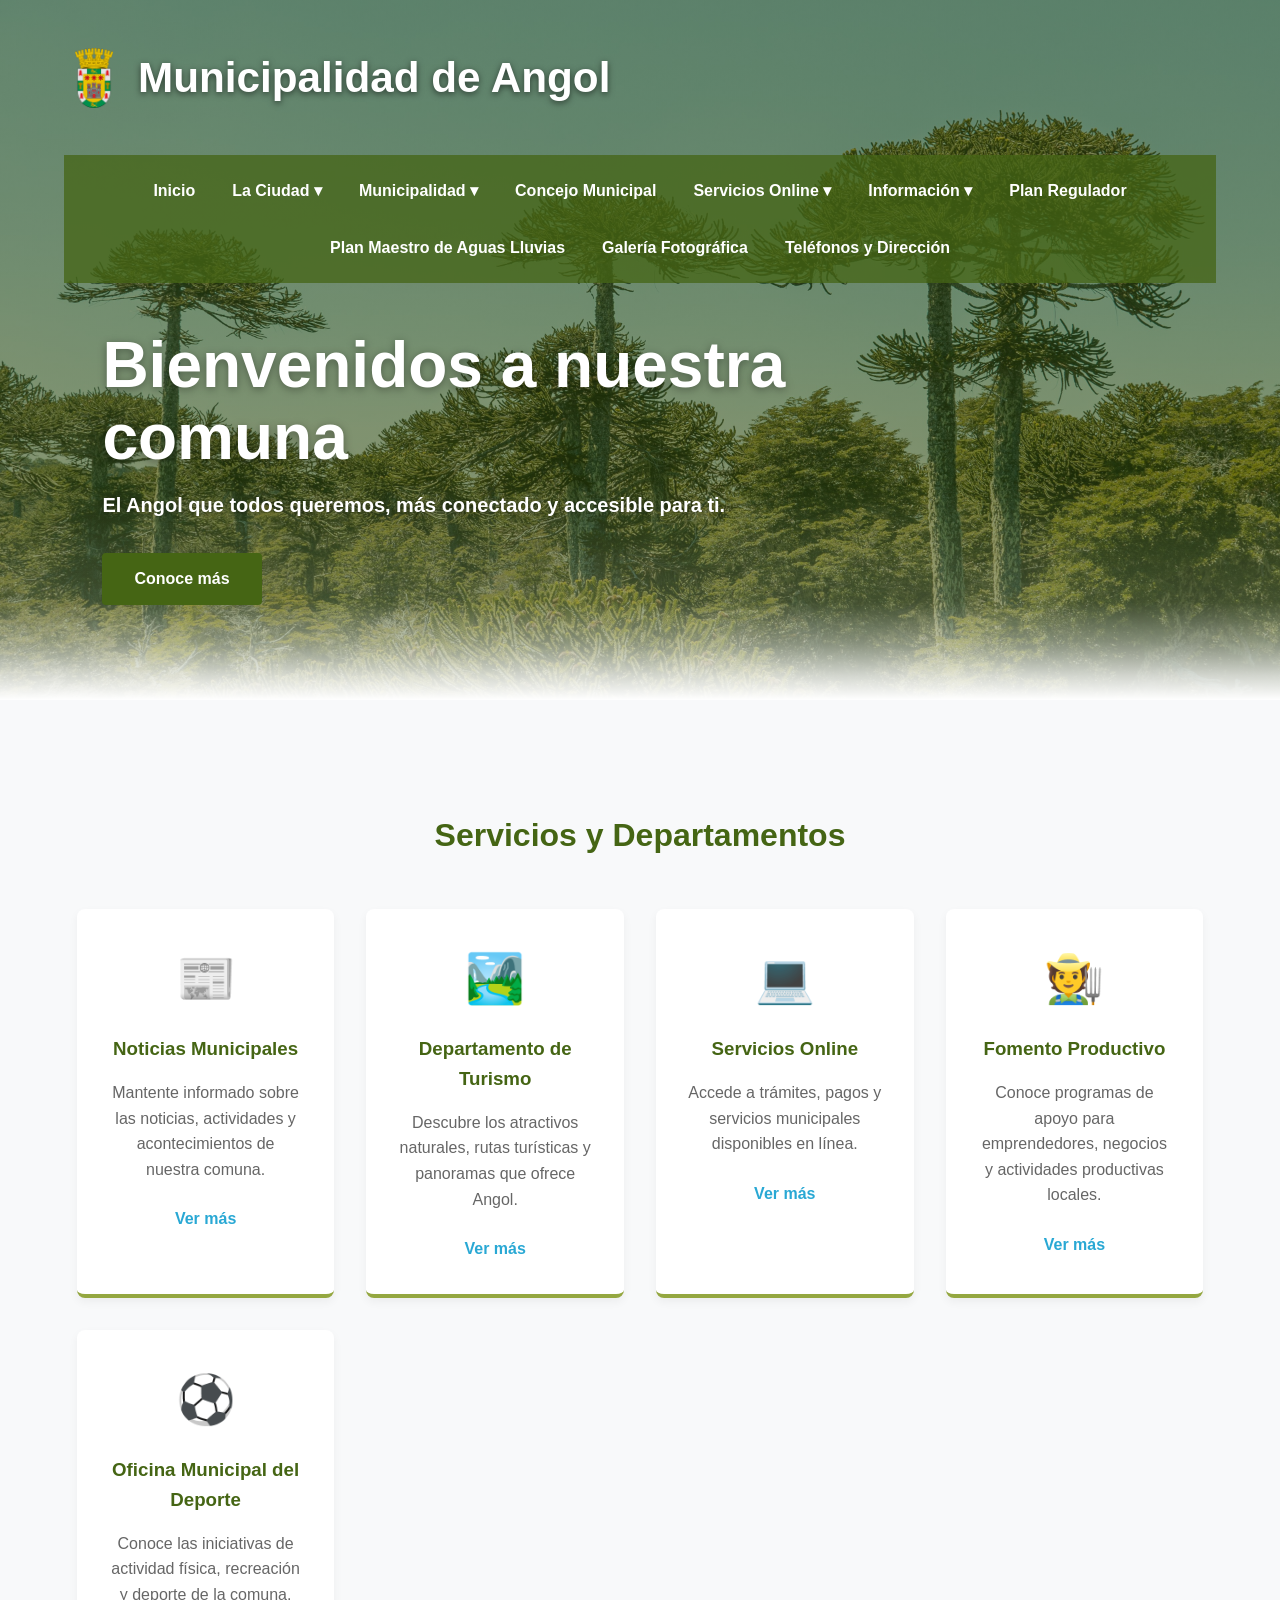
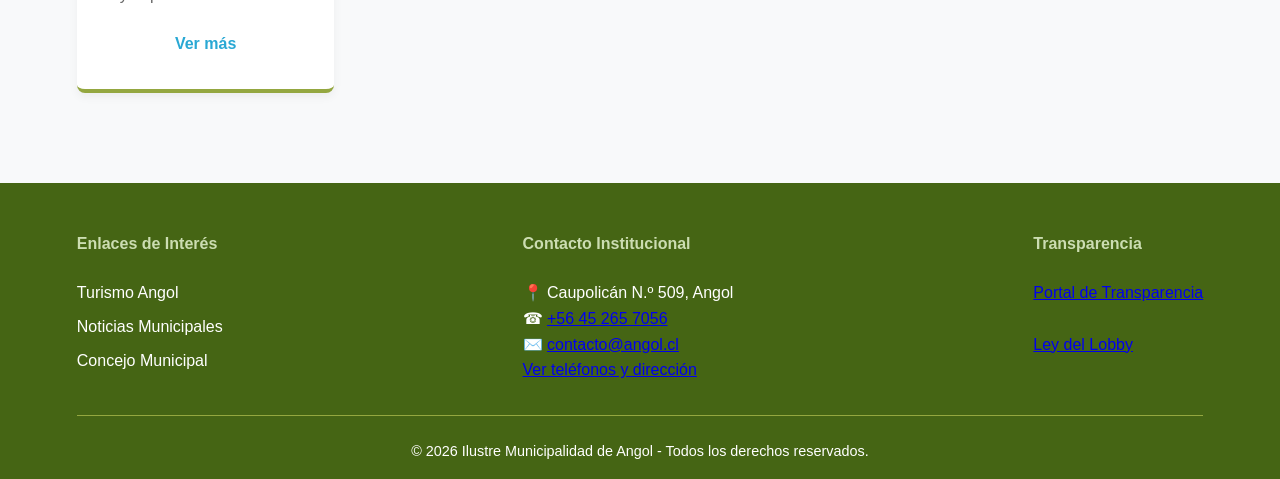
<file: index.html>
<!DOCTYPE html>
<html lang="es">
<head>
    <meta charset="UTF-8">
    <meta name="viewport" content="width=device-width, initial-scale=1.0">
    <meta name="description" content="Sitio de la Ilustre Municipalidad de Angol. Noticias, servicios, turismo, Concejo Municipal e información de la comuna.">
    <title>Ilustre Municipalidad de Angol</title>
    <link rel="icon" href="Angol.ico" type="image/x-icon">
    <link rel="stylesheet" href="style.css">
    <style>
        .menu-lista .item-desplegable > .submenu { display: none; }
        .menu-lista .item-desplegable.submenu-abierto > .submenu { display: block; }
        @media (hover: hover) and (min-width: 769px) {
            .menu-lista .item-desplegable:hover > .submenu { display: block; }
        }
        .menu-principal .submenu .opcion-sin-pagina {
            display: block;
            padding: 10px 15px;
            color: #717171;
            cursor: default;
            opacity: .8;
        }
        .saltar-contenido {
            position: absolute;
            left: -10000px;
            z-index: 9999;
            padding: 12px 18px;
            background: #456514;
            color: #fff;
            border-radius: 5px;
        }
        .saltar-contenido:focus { left: 15px; top: 15px; }
    </style>
</head>
<body>
    <a href="#contenido-principal" class="saltar-contenido">Saltar al contenido principal</a>

    <header class="top-header">
        <div class="top-bar">
            <a href="index.html" class="logo" aria-label="Municipalidad de Angol - Ir al inicio">
                <img src="Angol.ico" alt="Escudo de Angol" class="escudo-angol">
                <h1>Municipalidad de Angol</h1>
            </a>
            <button type="button" class="menu-toggle" aria-label="Abrir menú" aria-controls="menuPrincipal" aria-expanded="false">☰</button>
        </div>
    </header>

    <nav class="menu-principal" id="menuPrincipal" aria-label="Navegación principal">
        <ul class="menu-lista">
            <li><a href="index.html" aria-current="page">Inicio</a></li>
            <li class="item-desplegable">
                <a href="conoce-mas.html" class="submenu-disparador" aria-controls="submenuCiudad" aria-expanded="false">La Ciudad <span aria-hidden="true">▾</span></a>
                <ul class="submenu" id="submenuCiudad">
                    <li><a href="conoce-mas.html">Reseña</a></li>
                    <li><span class="opcion-sin-pagina" aria-disabled="true">Hijo Ilustre</span></li>
                </ul>
            </li>
            <li class="item-desplegable">
                <a href="telefonos-y-direccion.html" class="submenu-disparador" aria-controls="submenuMunicipalidad" aria-expanded="false">Municipalidad <span aria-hidden="true">▾</span></a>
                <ul class="submenu" id="submenuMunicipalidad">
                    <li><a href="concejo-municipal.html#tituloAlcalde">Alcaldía Municipal</a></li>
                    <li><a href="telefonos-y-direccion.html#directorioContactos">Dirección de Administración</a></li>
                    <li><a href="telefonos-y-direccion.html#directorioContactos">Dirección de Control Interno</a></li>
                </ul>
            </li>
            <li><a href="concejo-municipal.html">Concejo Municipal</a></li>
            <li class="item-desplegable">
                <a href="servicios-online.html" class="submenu-disparador" aria-controls="submenuServicios" aria-expanded="false">Servicios Online <span aria-hidden="true">▾</span></a>
                <ul class="submenu" id="submenuServicios">
                    <li><a href="servicios-online.html">Pago de Patentes</a></li>
                    <li><a href="servicios-online.html">Permisos de Circulación</a></li>
                </ul>
            </li>
            <li class="item-desplegable">
                <a href="noticias-municipales.html" class="submenu-disparador" aria-controls="submenuInformacion" aria-expanded="false">Información <span aria-hidden="true">▾</span></a>
                <ul class="submenu" id="submenuInformacion">
                    <li><span class="opcion-sin-pagina" aria-disabled="true">Cuentas Públicas</span></li>
                    <li><span class="opcion-sin-pagina" aria-disabled="true">Ordenanzas Municipales</span></li>
                    <li><a href="noticias-municipales.html">Noticias Municipales</a></li>
                </ul>
            </li>
            <li><a href="plan-regulador.html">Plan Regulador</a></li>
            <li><a href="plan-maestro-aguas-lluvias.html">Plan Maestro de Aguas Lluvias</a></li>
            <li><a href="https://www.flickr.com/photos/158801214@N04/" target="_blank" rel="noopener noreferrer">Galería Fotográfica</a></li>
            <li><a href="telefonos-y-direccion.html">Teléfonos y Dirección</a></li>
        </ul>
    </nav>

    <main id="contenido-principal">
        <section class="hero" id="inicio" aria-labelledby="tituloBienvenida">
            <div class="hero-content">
                <h2 id="tituloBienvenida">Bienvenidos a nuestra comuna</h2>
                <p>El Angol que todos queremos, más conectado y accesible para ti.</p>
                <a href="conoce-mas.html" class="btn-primary">Conoce más</a>
            </div>
        </section>
        <section class="services" id="servicios" aria-labelledby="tituloServicios">
            <h2 id="tituloServicios">Servicios y Departamentos</h2>
            <div class="grid-container">
                <article class="card">
                    <div class="card-icon" aria-hidden="true">📰</div>
                    <h3>Noticias Municipales</h3>
                    <p>Mantente informado sobre las noticias, actividades y acontecimientos de nuestra comuna.</p>
                    <a href="noticias-municipales.html" class="card-link">Ver más</a>
                </article>
                <article class="card">
                    <div class="card-icon" aria-hidden="true">🏞️</div>
                    <h3>Departamento de Turismo</h3>
                    <p>Descubre los atractivos naturales, rutas turísticas y panoramas que ofrece Angol.</p>
                    <a href="departamento-turismo.html" class="card-link">Ver más</a>
                </article>
                <article class="card">
                    <div class="card-icon" aria-hidden="true">💻</div>
                    <h3>Servicios Online</h3>
                    <p>Accede a trámites, pagos y servicios municipales disponibles en línea.</p>
                    <a href="servicios-online.html" class="card-link">Ver más</a>
                </article>
                <article class="card">
                    <div class="card-icon" aria-hidden="true">🧑‍🌾</div>
                    <h3>Fomento Productivo</h3>
                    <p>Conoce programas de apoyo para emprendedores, negocios y actividades productivas locales.</p>
                    <a href="fomento-productivo.html" class="card-link">Ver más</a>
                </article>
                <article class="card">
                    <div class="card-icon" aria-hidden="true">⚽</div>
                    <h3>Oficina Municipal del Deporte</h3>
                    <p>Conoce las iniciativas de actividad física, recreación y deporte de la comuna.</p>
                    <a href="oficina-municipal-del-deporte.html" class="card-link">Ver más</a>
                </article>
            </div>
        </section>
    </main>

    <footer>
        <div class="footer-content">
            <div class="footer-section">
                <h4>Enlaces de Interés</h4>
                <ul>
                    <li><a href="departamento-turismo.html">Turismo Angol</a></li>
                    <li><a href="noticias-municipales.html">Noticias Municipales</a></li>
                    <li><a href="concejo-municipal.html">Concejo Municipal</a></li>
                </ul>
            </div>
            <div class="footer-section">
                <h4>Contacto Institucional</h4>
                <p>📍 Caupolicán N.º 509, Angol</p>
                <p>☎ <a href="tel:+56452657056">+56 45 265 7056</a></p>
                <p>✉️ <a href="mailto:contacto@angol.cl">contacto@angol.cl</a></p>
                <p><a href="telefonos-y-direccion.html">Ver teléfonos y dirección</a></p>
            </div>
            <div class="footer-section">
                <h4>Transparencia</h4>
                <a href="https://www.portaltransparencia.cl/PortalPdT/" class="btn-secondary" target="_blank" rel="noopener noreferrer">Portal de Transparencia</a>
                <br><br>
                <a href="https://www.leylobby.gob.cl/" class="btn-secondary" target="_blank" rel="noopener noreferrer">Ley del Lobby</a>
            </div>
        </div>
        <div class="footer-bottom">
            <p>&copy; 2026 Ilustre Municipalidad de Angol - Todos los derechos reservados.</p>
        </div>
    </footer>

    <script>
        document.addEventListener("DOMContentLoaded", () => {
            const toggle = document.querySelector(".menu-toggle");
            const menu = document.querySelector(".menu-principal");
            const disparadores = document.querySelectorAll(".item-desplegable > .submenu-disparador");

            function cerrarSubmenus() {
                disparadores.forEach(disparador => {
                    disparador.setAttribute("aria-expanded", "false");
                    disparador.parentElement.classList.remove("submenu-abierto");
                });
            }

            function cerrarMenu() {
                if (!toggle || !menu) return;
                menu.classList.remove("active");
                toggle.setAttribute("aria-expanded", "false");
                toggle.setAttribute("aria-label", "Abrir menú");
                toggle.textContent = "☰";
                cerrarSubmenus();
            }

            if (toggle && menu) {
                toggle.addEventListener("click", () => {
                    const abierto = menu.classList.toggle("active");
                    toggle.setAttribute("aria-expanded", String(abierto));
                    toggle.setAttribute("aria-label", abierto ? "Cerrar menú" : "Abrir menú");
                    toggle.textContent = abierto ? "✕" : "☰";
                    if (!abierto) cerrarSubmenus();
                });
            }

            disparadores.forEach(disparador => {
                disparador.addEventListener("click", evento => {
                    // Concejo Municipal tiene página propia. No bloquear la navegación.
                    if (disparador.getAttribute("href") === "concejo-municipal.html") {
                        return;
                    }

                    evento.preventDefault();
                    const elemento = disparador.parentElement;
                    const abrir = !elemento.classList.contains("submenu-abierto");
                    cerrarSubmenus();
                    if (abrir) {
                        elemento.classList.add("submenu-abierto");
                        disparador.setAttribute("aria-expanded", "true");
                    }
                });
            });

            if (menu) {
                menu.addEventListener("click", evento => {
                    const enlace = evento.target.closest("a");
                    if (enlace && !enlace.classList.contains("submenu-disparador")) {
                        cerrarMenu();
                    }
                });
            }

            document.addEventListener("click", evento => {
                if (!menu || !toggle) return;
                if (!menu.contains(evento.target) && !toggle.contains(evento.target)) {
                    cerrarMenu();
                }
            });

            document.addEventListener("keydown", evento => {
                if (evento.key === "Escape") cerrarMenu();
            });
        });
    </script>
</body>
</html>
</file>
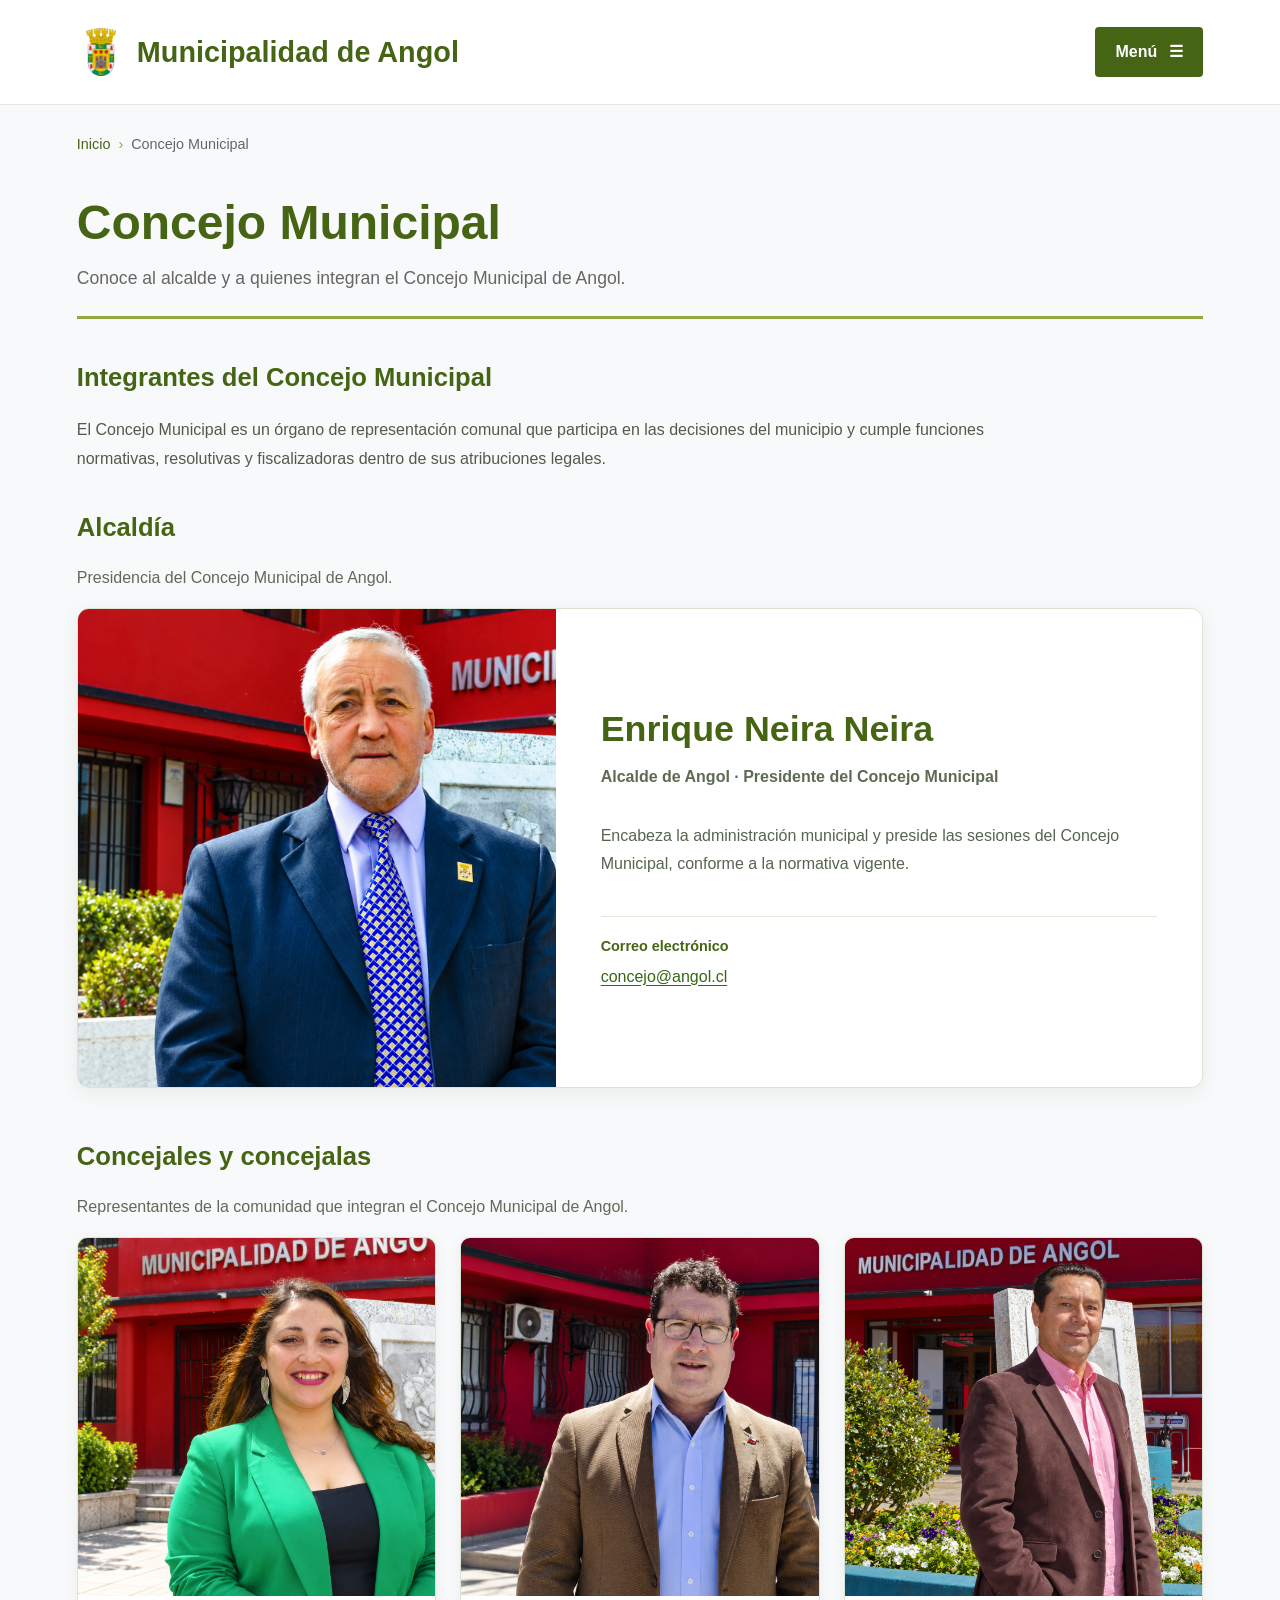
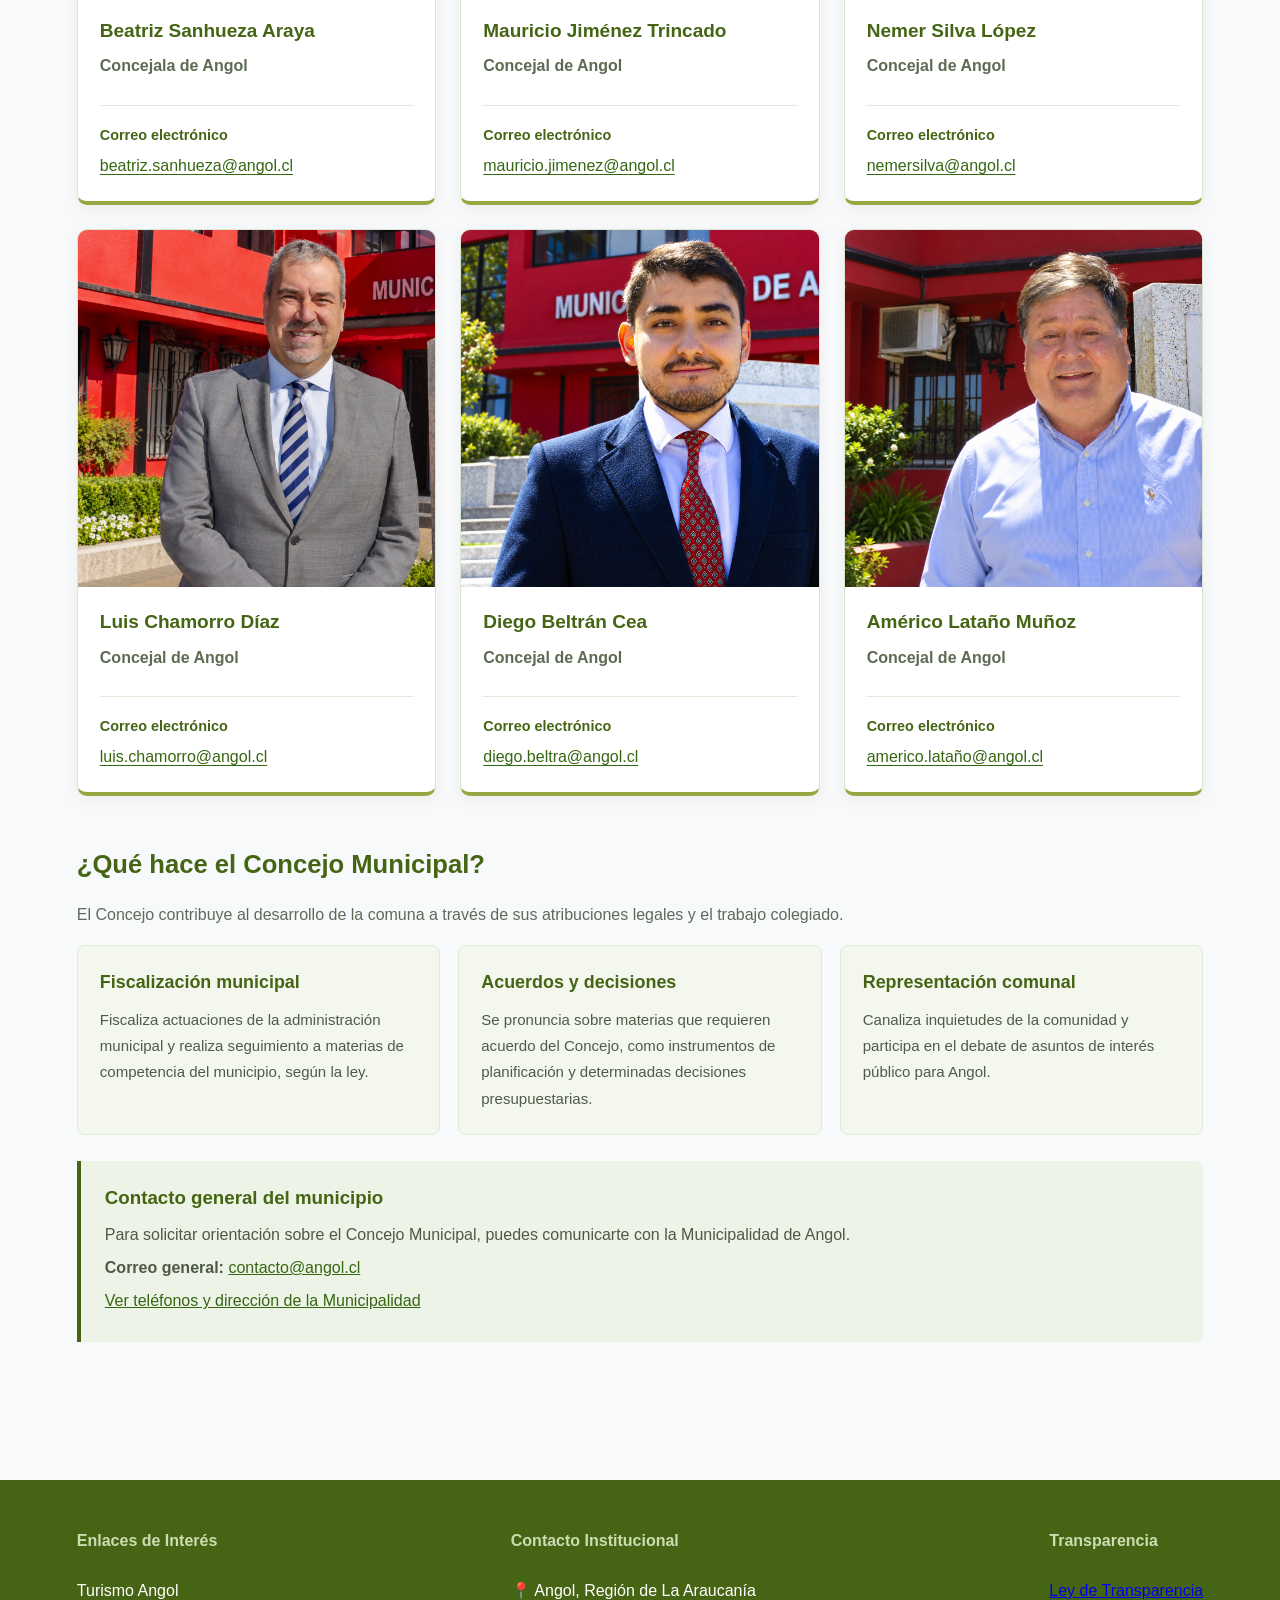
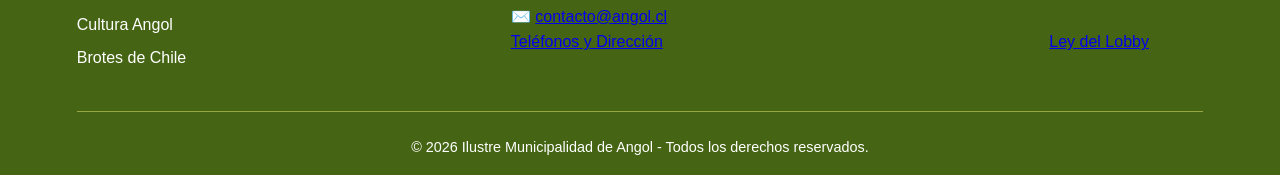
<file: concejo-municipal.html>
<!DOCTYPE html>
<html lang="es">

<head>
    <meta charset="UTF-8">
    <meta name="viewport" content="width=device-width, initial-scale=1.0">

    <meta name="description"
          content="Conoce a los integrantes del Concejo Municipal de Angol, sus funciones y correos electrónicos.">

    <title>Concejo Municipal | Municipalidad de Angol</title>

    <link rel="stylesheet" href="style.css">

    <style>

        /* ESTILOS GENERALES */

        .concejo-intro {
            max-width: 950px;
            margin: 0 0 30px;
            color: #515b4c;
            line-height: 1.8;
        }

        .concejo-titulo {
            color: #456514;
            font-size: clamp(1.55rem, 2.4vw, 2rem);
            margin: 0 0 10px;
        }

        .concejo-subtitulo {
            color: #606a5b;
            line-height: 1.75;
            margin: 0 0 25px;
        }

        .concejo-bloque {
            margin: 34px 0 48px;
        }

        /* TARJETA DEL ALCALDE */

        .concejo-alcalde {
            display: grid;
            grid-template-columns:
                minmax(250px, 0.85fr)
                minmax(0, 1.15fr);
            overflow: hidden;
            background: #fff;
            border: 1px solid #dce5d4;
            border-radius: 12px;
            box-shadow: 0 5px 20px rgba(25, 50, 10, 0.07);
        }

        .concejo-alcalde-foto {
            min-height: 370px;
            background: #e5eddc;
        }

        .concejo-alcalde-foto img {
            display: block;
            width: 100%;
            height: 100%;
            object-fit: cover;
            object-position: center 24%;
        }

        .concejo-alcalde-info {
            display: flex;
            flex-direction: column;
            justify-content: center;
            align-items: flex-start;
            gap: 12px;
            padding: clamp(23px, 4vw, 45px);
        }

        .concejo-alcalde-info h3 {
            color: #456514;
            margin: 0;
            font-size: clamp(1.55rem, 2.8vw, 2.35rem);
            line-height: 1.25;
        }

        .concejo-cargo {
            margin: 0;
            color: #5d6b53;
            font-weight: 700;
        }

        .concejo-descripcion {
            margin: 4px 0;
            color: #576451;
            line-height: 1.75;
        }

        .concejo-contacto {
            width: 100%;
            margin-top: 10px;
            padding-top: 18px;
            border-top: 1px solid #e1e9d9;
        }

        .concejo-contacto strong {
            display: block;
            color: #456514;
            margin-bottom: 6px;
            font-size: 0.9rem;
        }

        .concejo-contacto a {
            color: #356713;
            overflow-wrap: anywhere;
            text-underline-offset: 3px;
        }

        /* TARJETAS DE CONCEJALES */

        .concejo-grilla {
            display: grid;
            grid-template-columns: repeat(3, minmax(0, 1fr));
            gap: 24px;
        }

        .concejo-tarjeta {
            display: flex;
            flex-direction: column;
            min-width: 0;
            overflow: hidden;
            border: 1px solid #dce5d4;
            border-bottom: 4px solid #94a740;
            border-radius: 10px;
            background: #fff;
            box-shadow: 0 4px 15px rgba(25, 50, 10, 0.055);
            transition:
                box-shadow 0.2s ease,
                transform 0.2s ease;
        }

        .concejo-tarjeta:hover {
            transform: translateY(-3px);
            box-shadow: 0 10px 22px rgba(25, 50, 10, 0.11);
        }

        .concejo-foto {
            aspect-ratio: 1 / 1;
            overflow: hidden;
            background: #e5eddc;
        }

        .concejo-foto img {
            display: block;
            width: 100%;
            height: 100%;
            object-fit: cover;
            object-position: center top;
        }

        .concejo-tarjeta-info {
            display: flex;
            flex-direction: column;
            align-items: flex-start;
            gap: 10px;
            flex: 1;
            padding: 22px;
        }

        .concejo-tarjeta-info h3 {
            color: #456514;
            font-size: 1.19rem;
            line-height: 1.35;
            margin: 0;
            overflow-wrap: anywhere;
        }

        .concejo-tarjeta-info .concejo-contacto {
            margin-top: auto;
        }

        /* FUNCIONES DEL CONCEJO */

        .concejo-funciones {
            display: grid;
            grid-template-columns: repeat(3, minmax(0, 1fr));
            gap: 18px;
        }

        .concejo-funcion {
            padding: 22px;
            border: 1px solid #e0e8d7;
            border-radius: 8px;
            background: #f3f7ed;
        }

        .concejo-funcion h3 {
            color: #456514;
            font-size: 1.12rem;
            margin: 0 0 10px;
        }

        .concejo-funcion p {
            color: #4f5b49;
            line-height: 1.75;
            margin: 0;
            font-size: 0.94rem;
        }

        .concejo-contacto-general {
            padding: 22px 24px;
            margin-top: 26px;
            border-left: 4px solid #456514;
            border-radius: 0 8px 8px 0;
            background: #edf3e6;
        }

        .concejo-contacto-general h3 {
            margin: 0 0 8px;
            color: #456514;
        }

        .concejo-contacto-general p {
            color: #4e5a46;
            line-height: 1.7;
            margin: 6px 0;
        }

        .concejo-contacto-general a {
            color: #356713;
            overflow-wrap: anywhere;
        }

        /* DISEÑO RESPONSIVE */

        @media (max-width: 1000px) {

            .concejo-grilla {
                grid-template-columns: repeat(2, minmax(0, 1fr));
            }

            .concejo-funciones {
                grid-template-columns: repeat(2, minmax(0, 1fr));
            }

        }

        @media (max-width: 680px) {

            .concejo-alcalde {
                grid-template-columns: 1fr;
            }

            .concejo-alcalde-foto {
                min-height: 0;
                aspect-ratio: 1 / 1;
            }

            .concejo-grilla,
            .concejo-funciones {
                grid-template-columns: 1fr;
            }

            .concejo-alcalde-info {
                padding: 24px;
            }

        }

        @media (prefers-reduced-motion: reduce) {

            .concejo-tarjeta {
                transition: none;
            }

        }

    </style>
</head>

<body data-page="Concejo Municipal"
      data-page-url="concejo-municipal.html">

    <!-- ENCABEZADO MUNICIPAL -->

    <header class="interior-header">

        <a class="interior-logo"
           href="index.html"
           aria-label="Volver al inicio">

            <img src="Angol.ico"
                 alt=""
                 class="escudo-angol">

            <span>Municipalidad de Angol</span>

        </a>

        <div class="interior-menu">

            <button
                class="interior-menu-toggle"
                id="menuBoton"
                aria-expanded="false"
                aria-controls="menuDesplegable">

                Menú <span aria-hidden="true">☰</span>

            </button>

            <nav class="interior-menu-panel"
                 id="menuDesplegable"
                 aria-label="Menú principal">

                <ul class="interior-menu-lista">

                    <li>
                        <a href="index.html">Inicio</a>
                    </li>

                    <li>
                        <button
                            class="interior-submenu-toggle"
                            aria-expanded="false"
                            aria-controls="submenuCiudad">

                            La Ciudad <span>▾</span>

                        </button>

                        <ul class="interior-submenu"
                            id="submenuCiudad">

                            <li>
                                <a href="conoce-mas.html">Reseña</a>
                            </li>

                            <li>
                                <a href="conoce-mas.html">Hijo Ilustre</a>
                            </li>

                        </ul>
                    </li>

                    <li>
                        <button
                            class="interior-submenu-toggle"
                            aria-expanded="false"
                            aria-controls="submenuMunicipalidad">

                            Municipalidad <span>▾</span>

                        </button>

                        <ul class="interior-submenu"
                            id="submenuMunicipalidad">

                            <li>
                                <a href="conoce-mas.html">
                                    Alcaldía Municipal
                                </a>
                            </li>

                            <li>
                                <a href="conoce-mas.html">
                                    Dirección de Administración
                                </a>
                            </li>

                            <li>
                                <a href="conoce-mas.html">
                                    Dirección de Control Interno
                                </a>
                            </li>

                        </ul>
                    </li>

                    <li>
                        <button
                            class="interior-submenu-toggle"
                            aria-expanded="false"
                            aria-controls="submenuConcejo">

                            Concejo Municipal <span>▾</span>

                        </button>

                        <ul class="interior-submenu"
                            id="submenuConcejo">

                            <li>
                                <a href="concejo-municipal.html#integrantes"
                                   aria-current="page">

                                    Integrantes del Concejo
                                </a>
                            </li>

                            <li>
                                <a href="conoce-mas.html">
                                    Actas de Concejo
                                </a>
                            </li>

                        </ul>
                    </li>

                    <li>
                        <button
                            class="interior-submenu-toggle"
                            aria-expanded="false"
                            aria-controls="submenuServicios">

                            Servicios Online <span>▾</span>

                        </button>

                        <ul class="interior-submenu"
                            id="submenuServicios">

                            <li>
                                <a href="servicios-online.html">
                                    Pago de Patentes
                                </a>
                            </li>

                            <li>
                                <a href="servicios-online.html">
                                    Permisos de Circulación
                                </a>
                            </li>

                        </ul>
                    </li>

                    <li>
                        <button
                            class="interior-submenu-toggle"
                            aria-expanded="false"
                            aria-controls="submenuInformacion">

                            Información <span>▾</span>

                        </button>

                        <ul class="interior-submenu"
                            id="submenuInformacion">

                            <li>
                                <a href="conoce-mas.html">
                                    Cuentas Públicas
                                </a>
                            </li>

                            <li>
                                <a href="conoce-mas.html">
                                    Ordenanzas Municipales
                                </a>
                            </li>

                        </ul>
                    </li>

                    <li>
                        <a href="plan-regulador.html">
                            Plan Regulador
                        </a>
                    </li>

                    <li>
                        <a href="plan-maestro-aguas-lluvias.html">
                            Plan Maestro de Aguas Lluvias
                        </a>
                    </li>

                    <li>
                        <a href="noticias-municipales.html">
                            Galería Fotográfica
                        </a>
                    </li>

                    <li>
                        <a href="telefonos-y-direccion.html">
                            Teléfonos y Dirección
                        </a>
                    </li>

                </ul>

            </nav>
        </div>
    </header>

    <!-- RUTA DE NAVEGACIÓN -->

    <nav class="ruta-navegacion"
         aria-label="Ruta de navegación">

        <ol id="historialPaginas">

            <li>
                <a href="index.html">Inicio</a>
            </li>

            <li aria-current="page">
                Concejo Municipal
            </li>

        </ol>

    </nav>

    <!-- CONTENIDO PRINCIPAL -->

    <main class="contenido-interior">

        <!-- TÍTULO -->

        <section class="encabezado-seccion">

            <h1>Concejo Municipal</h1>

            <p>
                Conoce al alcalde y a quienes integran
                el Concejo Municipal de Angol.
            </p>

        </section>

        <!-- INTEGRANTES -->

        <section class="bloque-contenido"
                 id="integrantes">

            <div class="concejo-intro">

                <h2 class="concejo-titulo">
                    Integrantes del Concejo Municipal
                </h2>

                <p>
                    El Concejo Municipal es un órgano de representación
                    comunal que participa en las decisiones del municipio
                    y cumple funciones normativas, resolutivas y
                    fiscalizadoras dentro de sus atribuciones legales.
                </p>

            </div>

            <!-- ALCALDE -->

            <section class="concejo-bloque"
                     aria-labelledby="tituloAlcalde">

                <h2 class="concejo-titulo"
                    id="tituloAlcalde">

                    Alcaldía

                </h2>

                <p class="concejo-subtitulo">
                    Presidencia del Concejo Municipal de Angol.
                </p>

                <article class="concejo-alcalde">

                    <div class="concejo-alcalde-foto">

                        <img
                            src="muniang7.png"
                            alt="Retrato del alcalde Enrique Neira Neira"
                            loading="eager">

                    </div>

                    <div class="concejo-alcalde-info">

                        <h3>Enrique Neira Neira</h3>

                        <p class="concejo-cargo">
                            Alcalde de Angol · Presidente del Concejo Municipal
                        </p>

                        <p class="concejo-descripcion">
                            Encabeza la administración municipal y preside
                            las sesiones del Concejo Municipal,
                            conforme a la normativa vigente.
                        </p>

                        <div class="concejo-contacto">

                            <strong>Correo electrónico</strong>

                            <a href="mailto:concejo@angol.cl">
                                concejo@angol.cl
                            </a>

                        </div>

                    </div>

                </article>

            </section>

            <!-- CONCEJALES Y CONCEJALAS -->

            <section class="concejo-bloque"
                     aria-labelledby="tituloConcejales">

                <h2 class="concejo-titulo"
                    id="tituloConcejales">

                    Concejales y concejalas

                </h2>

                <p class="concejo-subtitulo">
                    Representantes de la comunidad que integran
                    el Concejo Municipal de Angol.
                </p>

                <div class="concejo-grilla">

                    <!-- BEATRIZ SANHUEZA ARAYA -->

                    <article class="concejo-tarjeta">

                        <div class="concejo-foto">

                            <img
                                src="muniang1.png"
                                alt="Retrato de Beatriz Sanhueza Araya"
                                loading="lazy">

                        </div>

                        <div class="concejo-tarjeta-info">

                            <h3>Beatriz Sanhueza Araya</h3>

                            <p class="concejo-cargo">
                                Concejala de Angol
                            </p>

                            <div class="concejo-contacto">

                                <strong>Correo electrónico</strong>

                                <a href="mailto:beatriz.sanhueza@angol.cl">
                                    beatriz.sanhueza@angol.cl
                                </a>

                            </div>

                        </div>

                    </article>

                    <!-- MAURICIO JIMÉNEZ TRINCADO -->

                    <article class="concejo-tarjeta">

                        <div class="concejo-foto">

                            <img
                                src="muniang2.png"
                                alt="Retrato de Mauricio Jiménez Trincado"
                                loading="lazy">

                        </div>

                        <div class="concejo-tarjeta-info">

                            <h3>Mauricio Jiménez Trincado</h3>

                            <p class="concejo-cargo">
                                Concejal de Angol
                            </p>

                            <div class="concejo-contacto">

                                <strong>Correo electrónico</strong>

                                <a href="mailto:mauricio.jimenez@angol.cl">
                                    mauricio.jimenez@angol.cl
                                </a>

                            </div>

                        </div>

                    </article>

                    <!-- NEMER SILVA LÓPEZ -->

                    <article class="concejo-tarjeta">

                        <div class="concejo-foto">

                            <img
                                src="muniang3.png"
                                alt="Retrato de Nemer Silva López"
                                loading="lazy">

                        </div>

                        <div class="concejo-tarjeta-info">

                            <h3>Nemer Silva López</h3>

                            <p class="concejo-cargo">
                                Concejal de Angol
                            </p>

                            <div class="concejo-contacto">

                                <strong>Correo electrónico</strong>

                                <a href="mailto:nemersilva@angol.cl">
                                    nemersilva@angol.cl
                                </a>

                            </div>

                        </div>

                    </article>

                    <!-- LUIS CHAMORRO DÍAZ -->

                    <article class="concejo-tarjeta">

                        <div class="concejo-foto">

                            <img
                                src="muniang4.png"
                                alt="Retrato de Luis Chamorro Díaz"
                                loading="lazy">

                        </div>

                        <div class="concejo-tarjeta-info">

                            <h3>Luis Chamorro Díaz</h3>

                            <p class="concejo-cargo">
                                Concejal de Angol
                            </p>

                            <div class="concejo-contacto">

                                <strong>Correo electrónico</strong>

                                <a href="mailto:luis.chamorro@angol.cl">
                                    luis.chamorro@angol.cl
                                </a>

                            </div>

                        </div>

                    </article>

                    <!-- DIEGO BELTRÁN CEA -->

                    <article class="concejo-tarjeta">

                        <div class="concejo-foto">

                            <img
                                src="muniang5.png"
                                alt="Retrato de Diego Beltrán Cea"
                                loading="lazy">

                        </div>

                        <div class="concejo-tarjeta-info">

                            <h3>Diego Beltrán Cea</h3>

                            <p class="concejo-cargo">
                                Concejal de Angol
                            </p>

                            <div class="concejo-contacto">

                                <strong>Correo electrónico</strong>

                                <a href="mailto:diego.beltra@angol.cl">
                                    diego.beltra@angol.cl
                                </a>

                            </div>

                        </div>

                    </article>

                    <!-- AMÉRICO LATAÑO MUÑOZ -->

                    <article class="concejo-tarjeta">

                        <div class="concejo-foto">

                            <img
                                src="muniang6.png"
                                alt="Retrato de Américo Lataño Muñoz"
                                loading="lazy">

                        </div>

                        <div class="concejo-tarjeta-info">

                            <h3>Américo Lataño Muñoz</h3>

                            <p class="concejo-cargo">
                                Concejal de Angol
                            </p>

                            <div class="concejo-contacto">

                                <strong>Correo electrónico</strong>

                                <a href="mailto:americo.lata%C3%B1o@angol.cl">
                                    americo.lataño@angol.cl
                                </a>

                            </div>

                        </div>

                    </article>

                </div>

            </section>

        </section>

        <!-- FUNCIONES DEL CONCEJO -->

        <section class="bloque-contenido concejo-bloque"
                 aria-labelledby="tituloFunciones">

            <h2 class="concejo-titulo"
                id="tituloFunciones">

                ¿Qué hace el Concejo Municipal?

            </h2>

            <p class="concejo-subtitulo">
                El Concejo contribuye al desarrollo de la comuna
                a través de sus atribuciones legales y
                el trabajo colegiado.
            </p>

            <div class="concejo-funciones">

                <article class="concejo-funcion">

                    <h3>Fiscalización municipal</h3>

                    <p>
                        Fiscaliza actuaciones de la administración municipal
                        y realiza seguimiento a materias de competencia
                        del municipio, según la ley.
                    </p>

                </article>

                <article class="concejo-funcion">

                    <h3>Acuerdos y decisiones</h3>

                    <p>
                        Se pronuncia sobre materias que requieren
                        acuerdo del Concejo, como instrumentos de
                        planificación y determinadas decisiones
                        presupuestarias.
                    </p>

                </article>

                <article class="concejo-funcion">

                    <h3>Representación comunal</h3>

                    <p>
                        Canaliza inquietudes de la comunidad
                        y participa en el debate de asuntos
                        de interés público para Angol.
                    </p>

                </article>

            </div>

            <div class="concejo-contacto-general">

                <h3>Contacto general del municipio</h3>

                <p>
                    Para solicitar orientación sobre el Concejo Municipal,
                    puedes comunicarte con la Municipalidad de Angol.
                </p>

                <p>
                    <strong>Correo general:</strong>

                    <a href="mailto:contacto@angol.cl">
                        contacto@angol.cl
                    </a>
                </p>

                <p>
                    <a href="telefonos-y-direccion.html">
                        Ver teléfonos y dirección de la Municipalidad
                    </a>
                </p>

            </div>

        </section>

    </main>

    <!-- PIE DE PÁGINA -->

    <footer>

        <div class="footer-content">

            <div class="footer-section">

                <h4>Enlaces de Interés</h4>

                <ul>

                    <li>
                        <a href="departamento-turismo.html">
                            Turismo Angol
                        </a>
                    </li>

                    <li>
                        <a href="conoce-mas.html">
                            Cultura Angol
                        </a>
                    </li>

                    <li>
                        <a href="departamento-turismo.html">
                            Brotes de Chile
                        </a>
                    </li>

                </ul>

            </div>

            <div class="footer-section">

                <h4>Contacto Institucional</h4>

                <p>
                    📍 Angol, Región de La Araucanía
                </p>

                <p>
                    ✉️
                    <a href="mailto:contacto@angol.cl">
                        contacto@angol.cl
                    </a>
                </p>

                <p>
                    <a href="telefonos-y-direccion.html">
                        Teléfonos y Dirección
                    </a>
                </p>

            </div>

            <div class="footer-section">

                <h4>Transparencia</h4>

                <a href="conoce-mas.html"
                   class="btn-secondary">
                    Ley de Transparencia
                </a>

                <br><br>

                <a href="conoce-mas.html"
                   class="btn-secondary">
                    Ley del Lobby
                </a>

            </div>

        </div>

        <div class="footer-bottom">

            <p>
                &copy; 2026 Ilustre Municipalidad de Angol -
                Todos los derechos reservados.
            </p>

        </div>

    </footer>

    <!-- JAVASCRIPT -->

    <script>

        document.addEventListener("DOMContentLoaded", () => {

            /* MENÚ PRINCIPAL */

            const botonMenu =
                document.getElementById("menuBoton");

            const panelMenu =
                document.getElementById("menuDesplegable");

            if (botonMenu && panelMenu) {

                botonMenu.addEventListener("click", () => {

                    const abierto =
                        panelMenu.classList.toggle("abierto");

                    botonMenu.setAttribute(
                        "aria-expanded",
                        String(abierto)
                    );

                });

            }

            /* SUBMENÚS */

            document.querySelectorAll(
                ".interior-submenu-toggle"
            ).forEach(boton => {

                boton.addEventListener("click", () => {

                    const submenu =
                        document.getElementById(
                            boton.getAttribute("aria-controls")
                        );

                    if (!submenu) return;

                    const abierto =
                        submenu.classList.toggle("abierto");

                    boton.setAttribute(
                        "aria-expanded",
                        String(abierto)
                    );

                });

            });

            /* HISTORIAL DE NAVEGACIÓN */

            const paginaActual = {

                nombre: document.body.dataset.page,
                url: document.body.dataset.pageUrl

            };

            let historial = [];

            try {

                const guardado = JSON.parse(
                    sessionStorage.getItem(
                        "historialAngol"
                    ) || "[]"
                );

                historial = Array.isArray(guardado)
                    ? guardado
                    : [];

            } catch (error) {

                historial = [];

            }

            const posicion = historial.findIndex(
                pagina => pagina.url === paginaActual.url
            );

            if (posicion >= 0) {

                historial = historial.slice(
                    0,
                    posicion + 1
                );

            } else {

                historial.push(paginaActual);

            }

            historial = historial.slice(-8);

            try {

                sessionStorage.setItem(
                    "historialAngol",
                    JSON.stringify(historial)
                );

            } catch (error) {

                // El sitio puede funcionar sin almacenamiento.

            }

            const ruta =
                document.getElementById("historialPaginas");

            if (ruta) {

                ruta.replaceChildren();

                const inicioLi =
                    document.createElement("li");

                const inicioA =
                    document.createElement("a");

                inicioA.href = "index.html";
                inicioA.textContent = "Inicio";

                inicioLi.appendChild(inicioA);

                ruta.appendChild(inicioLi);

                historial
                    .filter(
                        pagina => pagina.url !== "index.html"
                    )
                    .forEach((pagina, indice, paginas) => {

                        const li =
                            document.createElement("li");

                        if (indice === paginas.length - 1) {

                            li.textContent =
                                pagina.nombre;

                            li.setAttribute(
                                "aria-current",
                                "page"
                            );

                        } else {

                            const a =
                                document.createElement("a");

                            a.href = pagina.url;
                            a.textContent = pagina.nombre;

                            li.appendChild(a);

                        }

                        ruta.appendChild(li);

                    });

            }

        });

    </script>

</body>
</html>
</file>
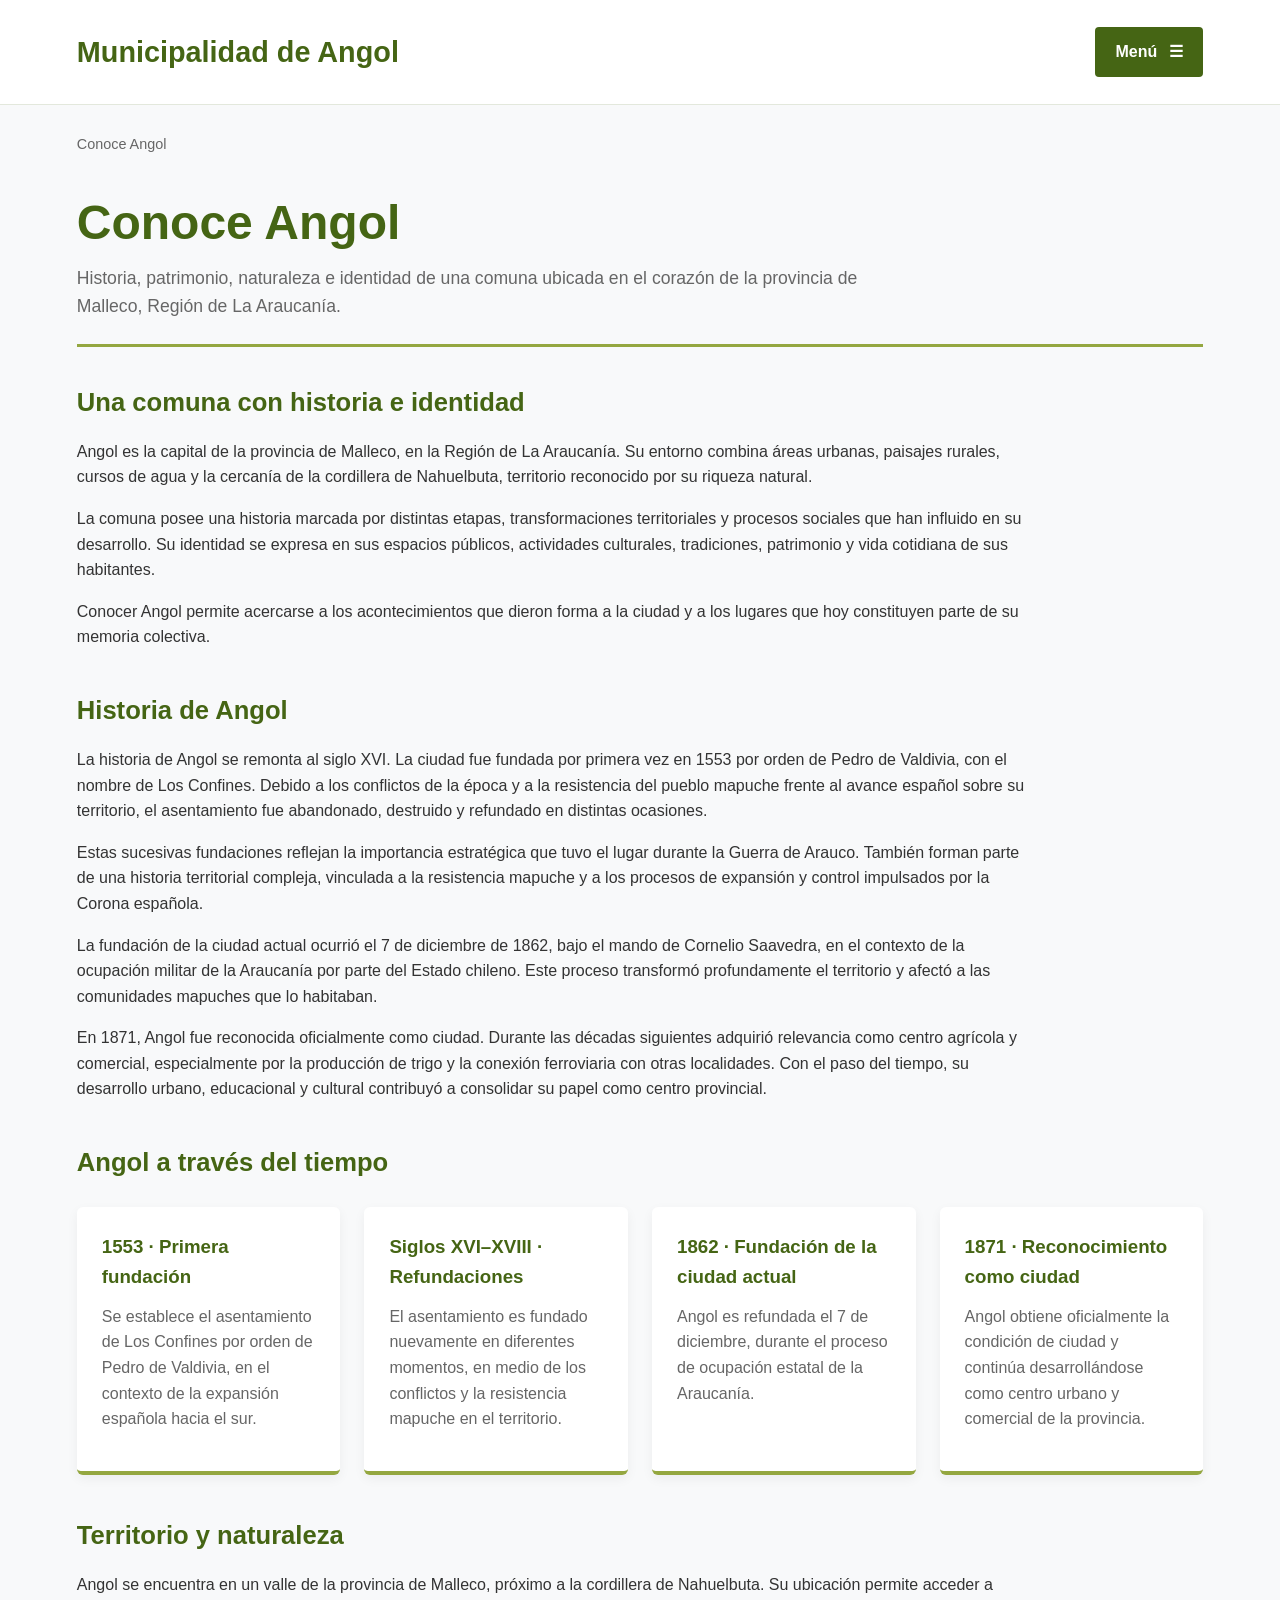
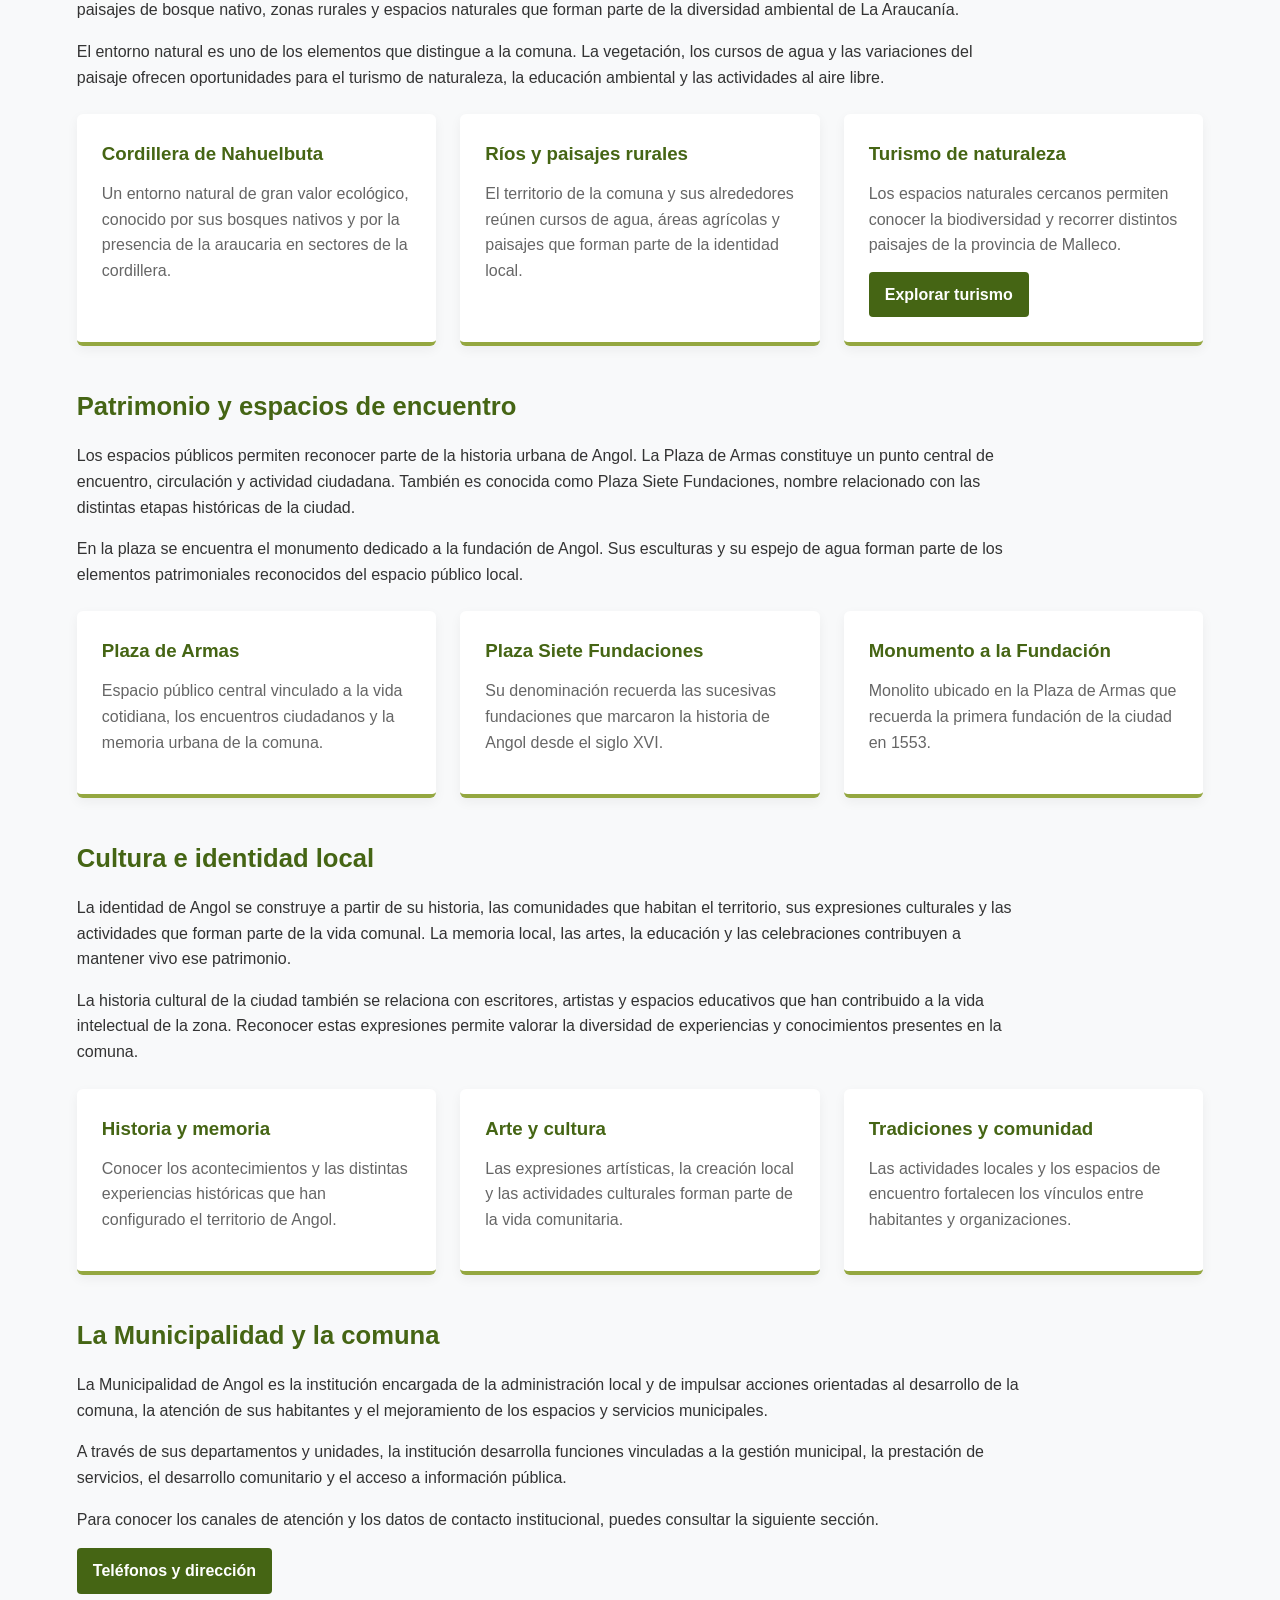
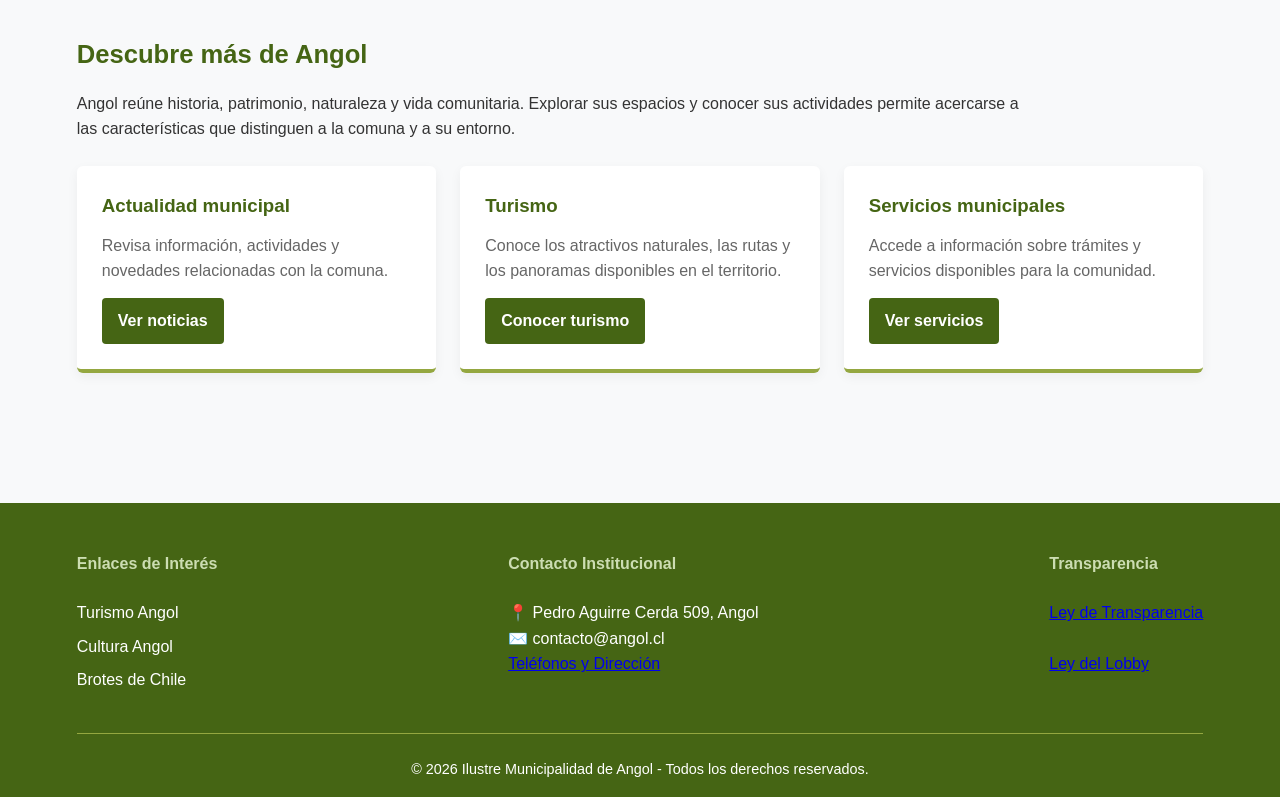
<file: conoce-mas.html>
<!DOCTYPE html>
<html lang="es">
<head>
    <meta charset="UTF-8">
    <meta name="viewport" content="width=device-width, initial-scale=1.0">
    <title>Conoce Angol | Municipalidad de Angol</title>
    <link rel="stylesheet" href="style.css">
</head>

<body data-page="Conoce Angol" data-page-url="conoce-mas.html">

    <!-- ENCABEZADO Y MENÚ PRINCIPAL -->
    <header class="interior-header">
        <a class="interior-logo" href="index.html">
            Municipalidad de Angol
        </a>

        <div class="interior-menu">
            <button
                class="interior-menu-toggle"
                id="menuBoton"
                aria-expanded="false"
                aria-controls="menuDesplegable">
                Menú <span aria-hidden="true">☰</span>
            </button>

            <nav class="interior-menu-panel"
                 id="menuDesplegable"
                 aria-label="Menú principal">

                <ul class="interior-menu-lista">
                    <li><a href="index.html">Inicio</a></li>

                    <li>
                        <button class="interior-submenu-toggle"
                                aria-expanded="false"
                                aria-controls="submenuCiudad">
                            La Ciudad <span>▾</span>
                        </button>
                        <ul class="interior-submenu" id="submenuCiudad">
                            <li><a href="#historia">Reseña</a></li>
                            <li><a href="#identidad">Hijo Ilustre</a></li>
                        </ul>
                    </li>

                    <li>
                        <button class="interior-submenu-toggle"
                                aria-expanded="false"
                                aria-controls="submenuMunicipalidad">
                            Municipalidad <span>▾</span>
                        </button>
                        <ul class="interior-submenu" id="submenuMunicipalidad">
                            <li><a href="#municipalidad">Alcaldía Municipal</a></li>
                            <li><a href="#municipalidad">Dirección de Administración</a></li>
                            <li><a href="#municipalidad">Dirección de Control Interno</a></li>
                        </ul>
                    </li>

                    <li>
                        <button class="interior-submenu-toggle"
                                aria-expanded="false"
                                aria-controls="submenuConcejo">
                            Concejo Municipal <span>▾</span>
                        </button>
                        <ul class="interior-submenu" id="submenuConcejo">
                            <li><a href="#municipalidad">Integrantes Concejo</a></li>
                            <li><a href="#municipalidad">Actas de Concejo</a></li>
                        </ul>
                    </li>

                    <li>
                        <button class="interior-submenu-toggle"
                                aria-expanded="false"
                                aria-controls="submenuServicios">
                            Servicios Online <span>▾</span>
                        </button>
                        <ul class="interior-submenu" id="submenuServicios">
                            <li><a href="servicios-online.html">Pago de Patentes</a></li>
                            <li><a href="servicios-online.html">Permisos de Circulación</a></li>
                        </ul>
                    </li>

                    <li>
                        <button class="interior-submenu-toggle"
                                aria-expanded="false"
                                aria-controls="submenuInformacion">
                            Información <span>▾</span>
                        </button>
                        <ul class="interior-submenu" id="submenuInformacion">
                            <li><a href="#municipalidad">Cuentas Públicas</a></li>
                            <li><a href="#municipalidad">Ordenanzas Municipales</a></li>
                        </ul>
                    </li>

                    <li><a href="#territorio">Plan Regulador</a></li>
                    <li><a href="#territorio">Plan Maestro de Aguas Lluvias</a></li>
                    <li><a href="https://www.flickr.com/photos/158801214@N04/"
                           target="_blank" rel="noopener noreferrer">Galería Fotográfica</a></li>
                    <li><a href="telefonos-y-direccion.html">Teléfonos y Dirección</a></li>
                </ul>
            </nav>
        </div>
    </header>

    <!-- HISTORIAL DE NAVEGACIÓN -->
    <nav class="ruta-navegacion" aria-label="Ruta de navegación">
        <ol id="historialPaginas">
            <li><a href="index.html">Inicio</a></li>
        </ol>
    </nav>

    <!-- CONTENIDO PRINCIPAL -->
    <main class="contenido-interior">

        <section class="encabezado-seccion">
            <h1>Conoce Angol</h1>
            <p>
                Historia, patrimonio, naturaleza e identidad de una comuna
                ubicada en el corazón de la provincia de Malleco,
                Región de La Araucanía.
            </p>
        </section>

        <!-- PRESENTACIÓN -->
        <section class="bloque-contenido" id="presentacion">
            <h2>Una comuna con historia e identidad</h2>

            <p>
                Angol es la capital de la provincia de Malleco, en la Región
                de La Araucanía. Su entorno combina áreas urbanas, paisajes
                rurales, cursos de agua y la cercanía de la cordillera de
                Nahuelbuta, territorio reconocido por su riqueza natural.
            </p>

            <p>
                La comuna posee una historia marcada por distintas etapas,
                transformaciones territoriales y procesos sociales que han
                influido en su desarrollo. Su identidad se expresa en sus
                espacios públicos, actividades culturales, tradiciones,
                patrimonio y vida cotidiana de sus habitantes.
            </p>

            <p>
                Conocer Angol permite acercarse a los acontecimientos que
                dieron forma a la ciudad y a los lugares que hoy constituyen
                parte de su memoria colectiva.
            </p>
        </section>

        <!-- HISTORIA -->
        <section class="bloque-contenido" id="historia">
            <h2>Historia de Angol</h2>

            <p>
                La historia de Angol se remonta al siglo XVI. La ciudad fue
                fundada por primera vez en 1553 por orden de Pedro de Valdivia,
                con el nombre de Los Confines. Debido a los conflictos de la
                época y a la resistencia del pueblo mapuche frente al avance
                español sobre su territorio, el asentamiento fue abandonado,
                destruido y refundado en distintas ocasiones.
            </p>

            <p>
                Estas sucesivas fundaciones reflejan la importancia
                estratégica que tuvo el lugar durante la Guerra de Arauco.
                También forman parte de una historia territorial compleja,
                vinculada a la resistencia mapuche y a los procesos de
                expansión y control impulsados por la Corona española.
            </p>

            <p>
                La fundación de la ciudad actual ocurrió el 7 de diciembre
                de 1862, bajo el mando de Cornelio Saavedra, en el contexto
                de la ocupación militar de la Araucanía por parte del Estado
                chileno. Este proceso transformó profundamente el territorio
                y afectó a las comunidades mapuches que lo habitaban.
            </p>

            <p>
                En 1871, Angol fue reconocida oficialmente como ciudad.
                Durante las décadas siguientes adquirió relevancia como
                centro agrícola y comercial, especialmente por la producción
                de trigo y la conexión ferroviaria con otras localidades.
                Con el paso del tiempo, su desarrollo urbano, educacional
                y cultural contribuyó a consolidar su papel como centro
                provincial.
            </p>
        </section>

        <!-- LÍNEA DE TIEMPO -->
        <section class="bloque-contenido">
            <h2>Angol a través del tiempo</h2>

            <div class="tarjetas-interiores">

                <article class="tarjeta-interior">
                    <h3>1553 · Primera fundación</h3>
                    <p>
                        Se establece el asentamiento de Los Confines por
                        orden de Pedro de Valdivia, en el contexto de la
                        expansión española hacia el sur.
                    </p>
                </article>

                <article class="tarjeta-interior">
                    <h3>Siglos XVI–XVIII · Refundaciones</h3>
                    <p>
                        El asentamiento es fundado nuevamente en diferentes
                        momentos, en medio de los conflictos y la resistencia
                        mapuche en el territorio.
                    </p>
                </article>

                <article class="tarjeta-interior">
                    <h3>1862 · Fundación de la ciudad actual</h3>
                    <p>
                        Angol es refundada el 7 de diciembre, durante el
                        proceso de ocupación estatal de la Araucanía.
                    </p>
                </article>

                <article class="tarjeta-interior">
                    <h3>1871 · Reconocimiento como ciudad</h3>
                    <p>
                        Angol obtiene oficialmente la condición de ciudad
                        y continúa desarrollándose como centro urbano
                        y comercial de la provincia.
                    </p>
                </article>

            </div>
        </section>

        <!-- GEOGRAFÍA Y NATURALEZA -->
        <section class="bloque-contenido" id="territorio">
            <h2>Territorio y naturaleza</h2>

            <p>
                Angol se encuentra en un valle de la provincia de Malleco,
                próximo a la cordillera de Nahuelbuta. Su ubicación permite
                acceder a paisajes de bosque nativo, zonas rurales y espacios
                naturales que forman parte de la diversidad ambiental de
                La Araucanía.
            </p>

            <p>
                El entorno natural es uno de los elementos que distingue
                a la comuna. La vegetación, los cursos de agua y las
                variaciones del paisaje ofrecen oportunidades para el
                turismo de naturaleza, la educación ambiental y las
                actividades al aire libre.
            </p>

            <div class="tarjetas-interiores">

                <article class="tarjeta-interior">
                    <h3>Cordillera de Nahuelbuta</h3>
                    <p>
                        Un entorno natural de gran valor ecológico,
                        conocido por sus bosques nativos y por la presencia
                        de la araucaria en sectores de la cordillera.
                    </p>
                </article>

                <article class="tarjeta-interior">
                    <h3>Ríos y paisajes rurales</h3>
                    <p>
                        El territorio de la comuna y sus alrededores
                        reúnen cursos de agua, áreas agrícolas y paisajes
                        que forman parte de la identidad local.
                    </p>
                </article>

                <article class="tarjeta-interior">
                    <h3>Turismo de naturaleza</h3>
                    <p>
                        Los espacios naturales cercanos permiten conocer
                        la biodiversidad y recorrer distintos paisajes
                        de la provincia de Malleco.
                    </p>
                    <a href="departamento-turismo.html" class="enlace-interior">
                        Explorar turismo
                    </a>
                </article>

            </div>
        </section>

        <!-- PATRIMONIO -->
        <section class="bloque-contenido" id="patrimonio">
            <h2>Patrimonio y espacios de encuentro</h2>

            <p>
                Los espacios públicos permiten reconocer parte de la
                historia urbana de Angol. La Plaza de Armas constituye
                un punto central de encuentro, circulación y actividad
                ciudadana. También es conocida como Plaza Siete Fundaciones,
                nombre relacionado con las distintas etapas históricas
                de la ciudad.
            </p>

            <p>
                En la plaza se encuentra el monumento dedicado a la
                fundación de Angol. Sus esculturas y su espejo de agua
                forman parte de los elementos patrimoniales reconocidos
                del espacio público local.
            </p>

            <div class="tarjetas-interiores">

                <article class="tarjeta-interior">
                    <h3>Plaza de Armas</h3>
                    <p>
                        Espacio público central vinculado a la vida
                        cotidiana, los encuentros ciudadanos y la
                        memoria urbana de la comuna.
                    </p>
                </article>

                <article class="tarjeta-interior">
                    <h3>Plaza Siete Fundaciones</h3>
                    <p>
                        Su denominación recuerda las sucesivas fundaciones
                        que marcaron la historia de Angol desde el siglo XVI.
                    </p>
                </article>

                <article class="tarjeta-interior">
                    <h3>Monumento a la Fundación</h3>
                    <p>
                        Monolito ubicado en la Plaza de Armas que recuerda
                        la primera fundación de la ciudad en 1553.
                    </p>
                </article>

            </div>
        </section>

        <!-- CULTURA E IDENTIDAD -->
        <section class="bloque-contenido" id="identidad">
            <h2>Cultura e identidad local</h2>

            <p>
                La identidad de Angol se construye a partir de su historia,
                las comunidades que habitan el territorio, sus expresiones
                culturales y las actividades que forman parte de la vida
                comunal. La memoria local, las artes, la educación y las
                celebraciones contribuyen a mantener vivo ese patrimonio.
            </p>

            <p>
                La historia cultural de la ciudad también se relaciona
                con escritores, artistas y espacios educativos que han
                contribuido a la vida intelectual de la zona. Reconocer
                estas expresiones permite valorar la diversidad de
                experiencias y conocimientos presentes en la comuna.
            </p>

            <div class="tarjetas-interiores">

                <article class="tarjeta-interior">
                    <h3>Historia y memoria</h3>
                    <p>
                        Conocer los acontecimientos y las distintas
                        experiencias históricas que han configurado
                        el territorio de Angol.
                    </p>
                </article>

                <article class="tarjeta-interior">
                    <h3>Arte y cultura</h3>
                    <p>
                        Las expresiones artísticas, la creación local
                        y las actividades culturales forman parte de
                        la vida comunitaria.
                    </p>
                </article>

                <article class="tarjeta-interior">
                    <h3>Tradiciones y comunidad</h3>
                    <p>
                        Las actividades locales y los espacios de
                        encuentro fortalecen los vínculos entre
                        habitantes y organizaciones.
                    </p>
                </article>

            </div>
        </section>

        <!-- MUNICIPALIDAD -->
        <section class="bloque-contenido" id="municipalidad">
            <h2>La Municipalidad y la comuna</h2>

            <p>
                La Municipalidad de Angol es la institución encargada
                de la administración local y de impulsar acciones
                orientadas al desarrollo de la comuna, la atención
                de sus habitantes y el mejoramiento de los espacios
                y servicios municipales.
            </p>

            <p>
                A través de sus departamentos y unidades, la institución
                desarrolla funciones vinculadas a la gestión municipal,
                la prestación de servicios, el desarrollo comunitario
                y el acceso a información pública.
            </p>

            <p>
                Para conocer los canales de atención y los datos de
                contacto institucional, puedes consultar la siguiente
                sección.
            </p>

            <a href="telefonos-y-direccion.html" class="enlace-interior">
                Teléfonos y dirección
            </a>
        </section>

        <!-- INVITACIÓN FINAL -->
        <section class="bloque-contenido">
            <h2>Descubre más de Angol</h2>

            <p>
                Angol reúne historia, patrimonio, naturaleza y vida
                comunitaria. Explorar sus espacios y conocer sus
                actividades permite acercarse a las características
                que distinguen a la comuna y a su entorno.
            </p>

            <div class="tarjetas-interiores">

                <article class="tarjeta-interior">
                    <h3>Actualidad municipal</h3>
                    <p>
                        Revisa información, actividades y novedades
                        relacionadas con la comuna.
                    </p>
                    <a href="noticias-municipales.html" class="enlace-interior">
                        Ver noticias
                    </a>
                </article>

                <article class="tarjeta-interior">
                    <h3>Turismo</h3>
                    <p>
                        Conoce los atractivos naturales, las rutas
                        y los panoramas disponibles en el territorio.
                    </p>
                    <a href="departamento-turismo.html" class="enlace-interior">
                        Conocer turismo
                    </a>
                </article>

                <article class="tarjeta-interior">
                    <h3>Servicios municipales</h3>
                    <p>
                        Accede a información sobre trámites y
                        servicios disponibles para la comunidad.
                    </p>
                    <a href="servicios-online.html" class="enlace-interior">
                        Ver servicios
                    </a>
                </article>

            </div>
        </section>

    </main>

    <!-- PIE DE PÁGINA VERDE OSCURO -->
    <footer>
        <div class="footer-content">

            <div class="footer-section">
                <h4>Enlaces de Interés</h4>
                <ul>
                    <li><a href="departamento-turismo.html">Turismo Angol</a></li>
                    <li><a href="#identidad">Cultura Angol</a></li>
                    <li><a href="departamento-turismo.html">Brotes de Chile</a></li>
                </ul>
            </div>

            <div class="footer-section">
                <h4>Contacto Institucional</h4>
                <p>📍 Pedro Aguirre Cerda 509, Angol</p>
                <p>✉️ contacto@angol.cl</p>
                <p><a href="telefonos-y-direccion.html">Teléfonos y Dirección</a></p>
            </div>

            <div class="footer-section">
                <h4>Transparencia</h4>
                <a href="#municipalidad" class="btn-secondary">
                    Ley de Transparencia
                </a>
                <br><br>
                <a href="#municipalidad" class="btn-secondary">
                    Ley del Lobby
                </a>
            </div>

        </div>

        <div class="footer-bottom">
            <p>
                &copy; 2026 Ilustre Municipalidad de Angol -
                Todos los derechos reservados.
            </p>
        </div>
    </footer>

    <!-- MENÚ DESPLEGABLE E HISTORIAL -->
    <script>
        const botonMenu = document.getElementById("menuBoton");
        const panelMenu = document.getElementById("menuDesplegable");

        botonMenu.addEventListener("click", () => {
            const abierto = panelMenu.classList.toggle("abierto");
            botonMenu.setAttribute("aria-expanded", String(abierto));
        });

        document.querySelectorAll(".interior-submenu-toggle").forEach(boton => {
            boton.addEventListener("click", () => {
                const submenu = document.getElementById(
                    boton.getAttribute("aria-controls")
                );

                const abierto = submenu.classList.toggle("abierto");
                boton.setAttribute("aria-expanded", String(abierto));
            });
        });

        // Historial de páginas visitadas durante la sesión.
        const paginaActual = {
            nombre: document.body.dataset.page,
            url: document.body.dataset.pageUrl
        };

        let historial = [];

        try {
            historial = JSON.parse(
                sessionStorage.getItem("historialAngol") || "[]"
            );
        } catch (error) {
            historial = [];
        }

        const posicionExistente = historial.findIndex(
            pagina => pagina.url === paginaActual.url
        );

        if (posicionExistente >= 0) {
            historial = historial.slice(0, posicionExistente + 1);
        } else {
            historial.push(paginaActual);
        }

        if (historial.length > 8) {
            historial = historial.slice(-8);
        }

        sessionStorage.setItem("historialAngol", JSON.stringify(historial));

        const listaHistorial = document.getElementById("historialPaginas");

        listaHistorial.innerHTML = "";

        historial.forEach((pagina, indice) => {
            const elemento = document.createElement("li");

            if (indice === historial.length - 1) {
                elemento.textContent = pagina.nombre;
                elemento.setAttribute("aria-current", "page");
            } else {
                const enlace = document.createElement("a");
                enlace.href = pagina.url;
                enlace.textContent = pagina.nombre;
                elemento.appendChild(enlace);
            }

            listaHistorial.appendChild(elemento);
        });
    </script>

</body>
</html>
</file>
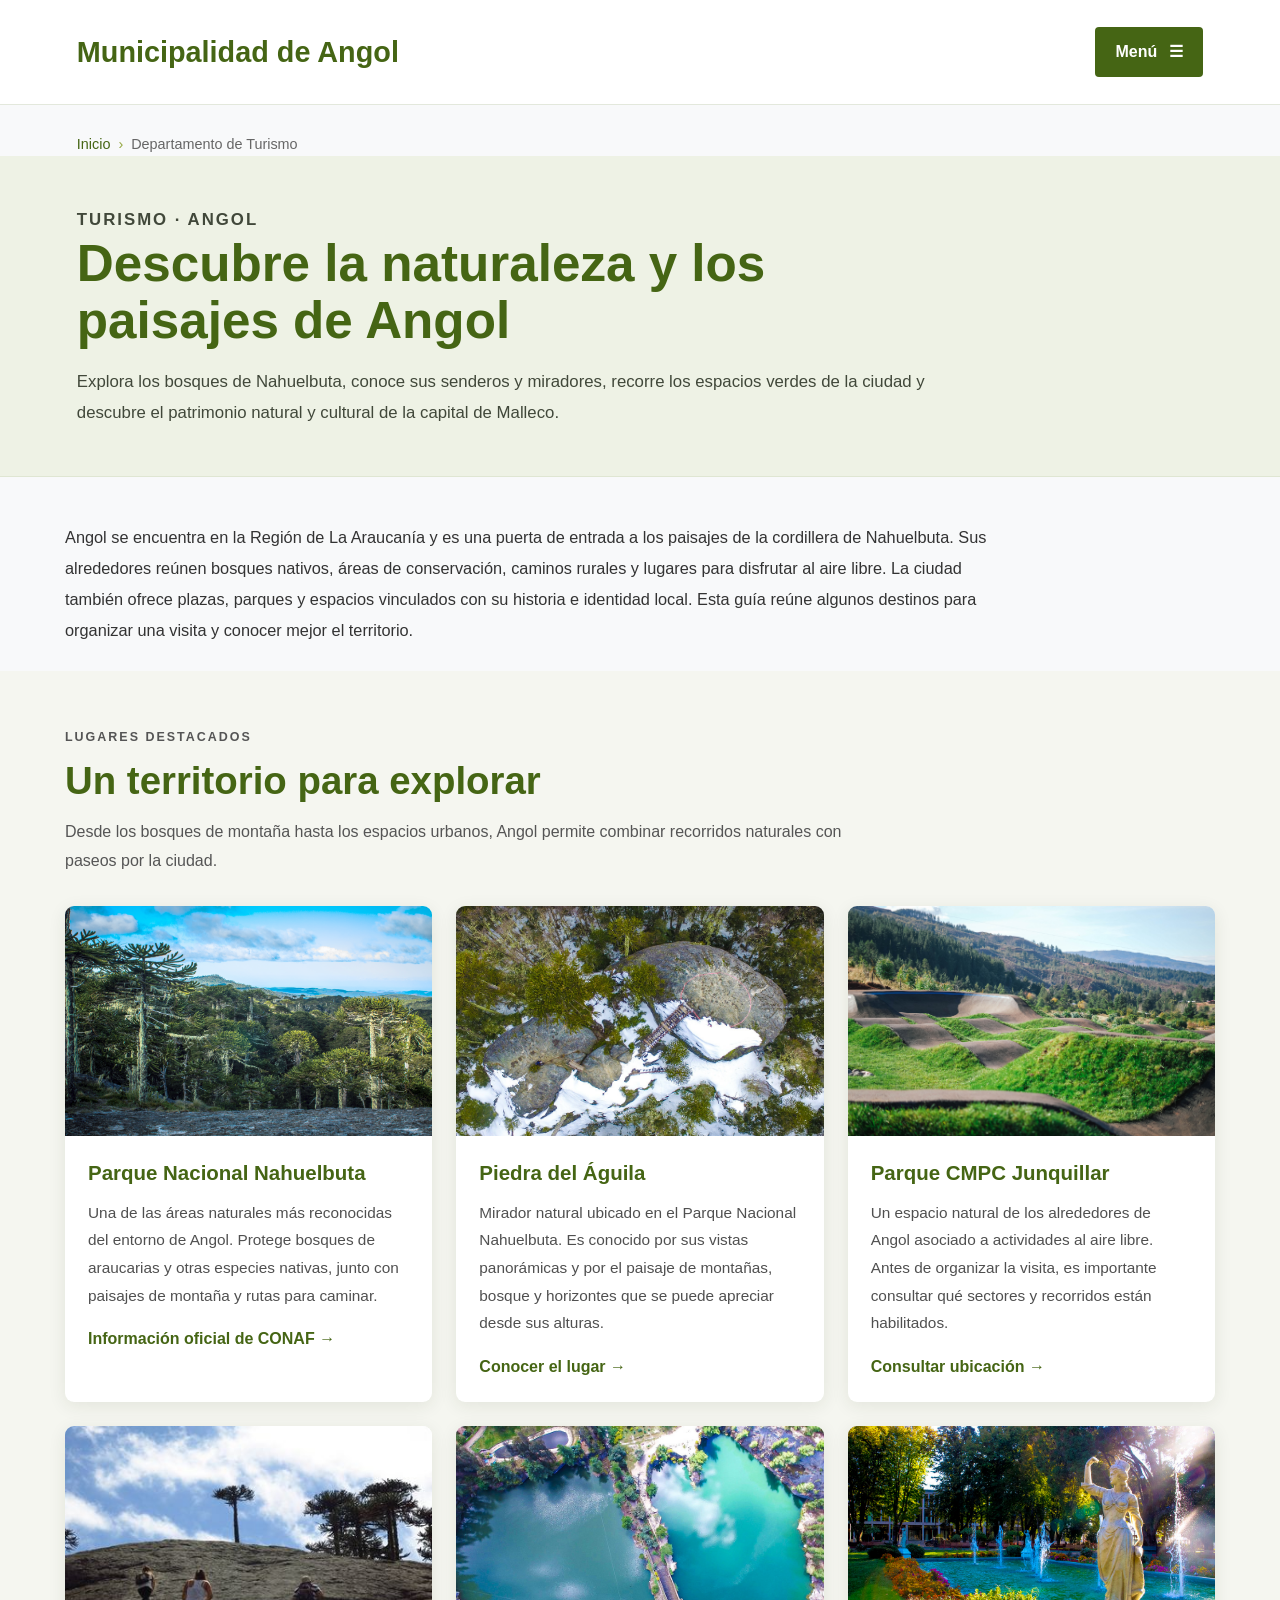
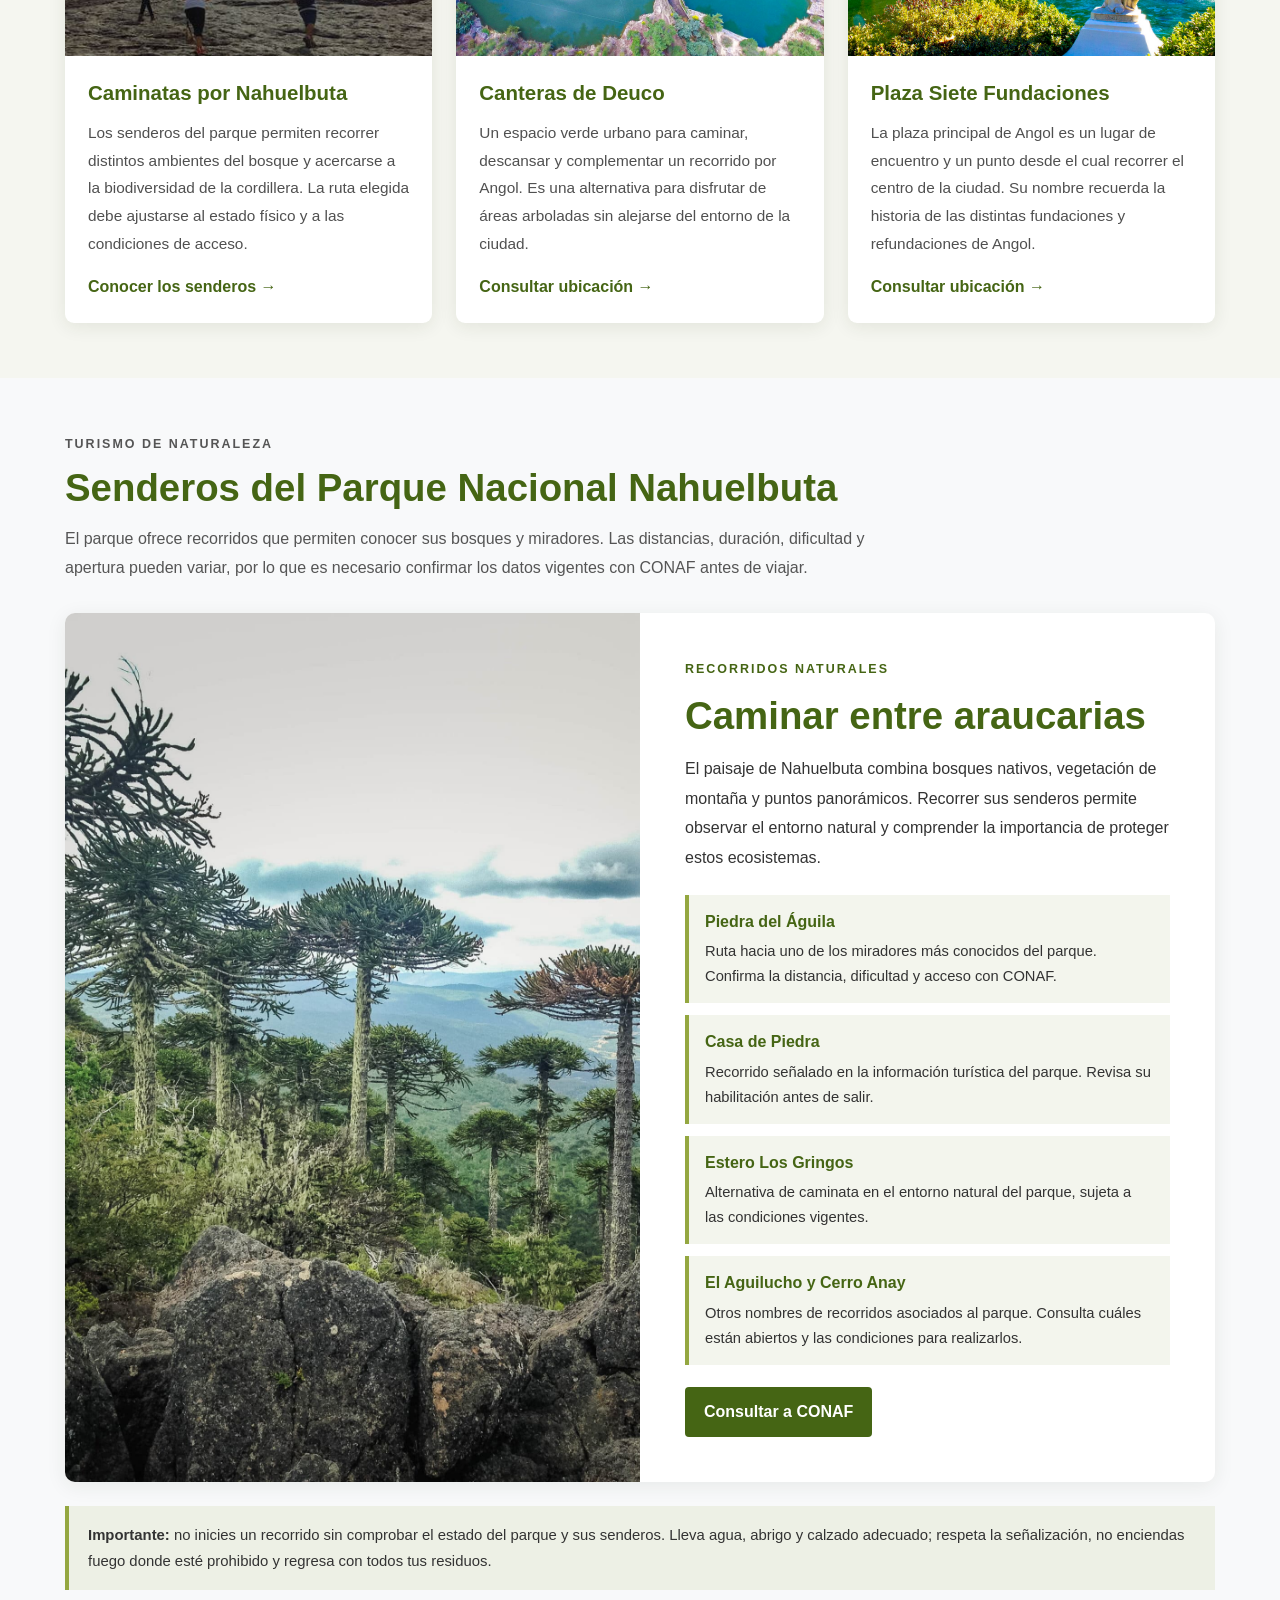
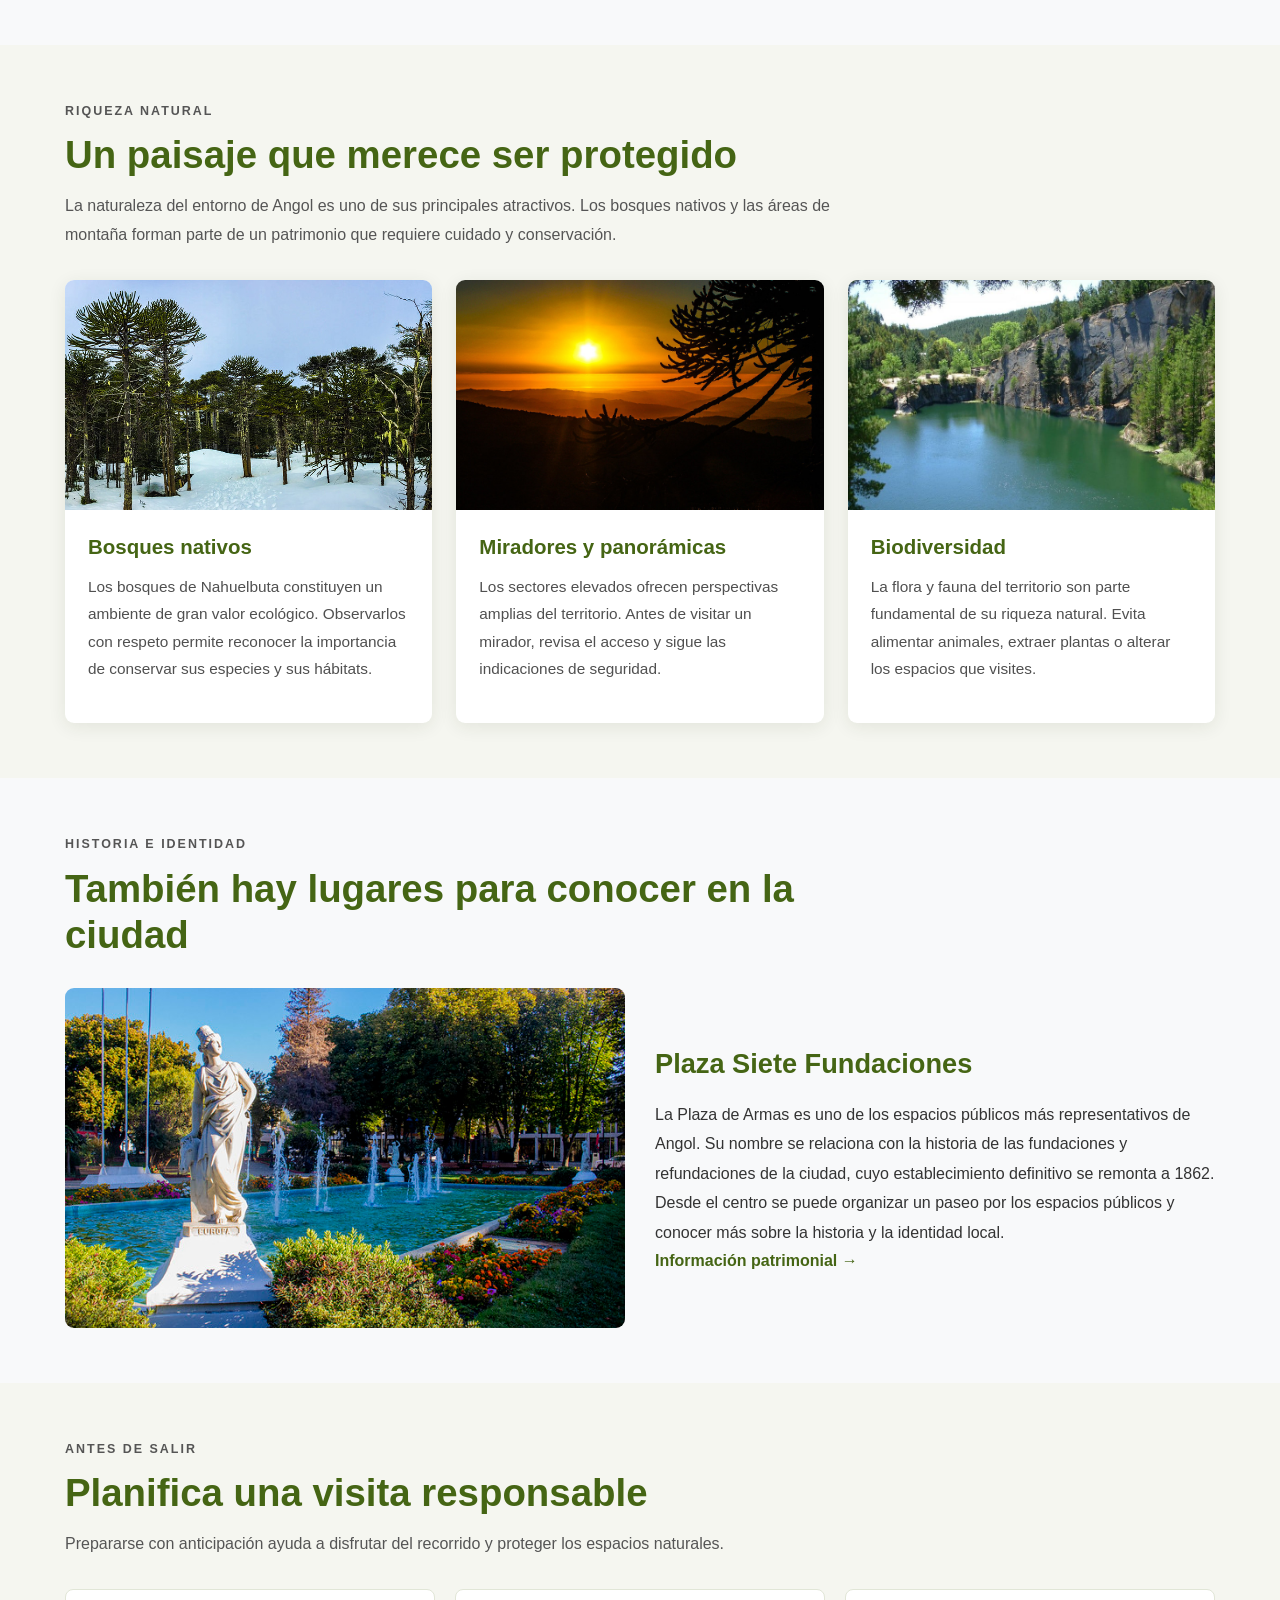
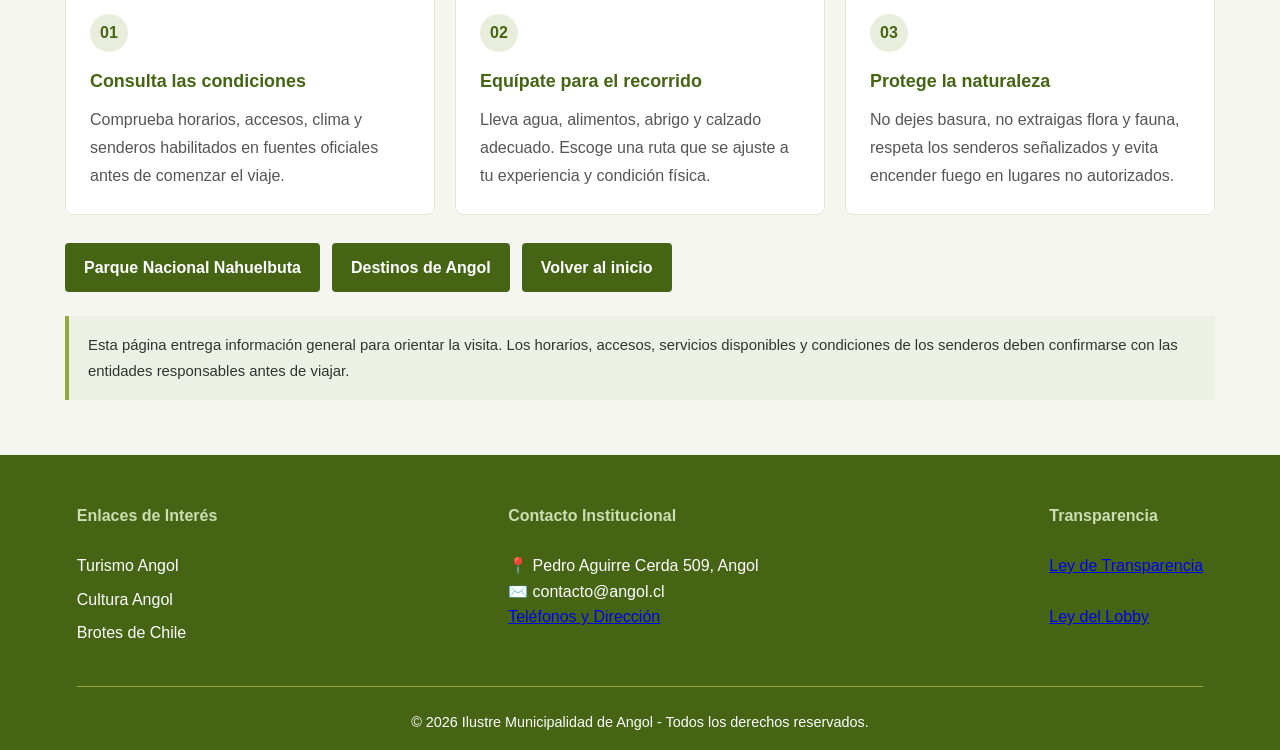
<file: departamento-turismo.html>
<!DOCTYPE html>
<html lang="es">
<head>
    <meta charset="UTF-8">
    <meta name="viewport" content="width=device-width, initial-scale=1.0">
    <meta name="description" content="Descubre los paisajes, senderos, parques, miradores y patrimonio turístico de Angol y sus alrededores.">
    <title>Departamento de Turismo | Municipalidad de Angol</title>
    <link rel="stylesheet" href="style.css">

    <style>
        /* ESTILOS EXCLUSIVOS DE TURISMO */

        .turismo {
            --verde: #456514;
            --verde-claro: #94A740;
            --fondo: #f5f6f0;
            color: #333;
        }

        .turismo * {
            box-sizing: border-box;
        }

        /* Encabezado compacto: sin fotografía gigante */
        .turismo-portada {
            background: #eef2e5;
            padding: 48px 6%;
            border-bottom: 1px solid #dfe6d2;
        }

        .turismo-portada-contenido {
            max-width: 1150px;
            margin: 0 auto;
        }

        .turismo-etiqueta {
            margin: 0 0 12px;
            color: var(--verde);
            font-size: .78rem;
            font-weight: 800;
            letter-spacing: 2px;
            text-transform: uppercase;
        }

        .turismo-portada h1 {
            max-width: 850px;
            margin: 0 0 16px;
            color: var(--verde);
            font-size: clamp(2rem, 4vw, 3.5rem);
            line-height: 1.12;
        }

        .turismo-portada p {
            max-width: 850px;
            margin: 0;
            color: #41483a;
            font-size: 1.05rem;
            line-height: 1.85;
        }

        .turismo-contenedor {
            width: min(1150px, 90%);
            margin: 0 auto;
        }

        .turismo-introduccion {
            padding: 45px 0 25px;
        }

        .turismo-introduccion p {
            max-width: 950px;
            margin: 0;
            line-height: 1.9;
            font-size: 1.02rem;
        }

        .turismo-seccion {
            padding: 55px 0;
        }

        .turismo-seccion-fondo {
            background: var(--fondo);
        }

        .turismo-titulo-seccion {
            max-width: 800px;
            margin-bottom: 30px;
        }

        .turismo-titulo-seccion h2 {
            margin: 10px 0 14px;
            color: var(--verde);
            font-size: clamp(1.8rem, 3vw, 2.6rem);
            line-height: 1.2;
        }

        .turismo-titulo-seccion p {
            margin: 0;
            color: #555;
            line-height: 1.8;
        }

        .turismo-grid {
            display: grid;
            grid-template-columns: repeat(3, minmax(0, 1fr));
            gap: 24px;
        }

        .turismo-tarjeta {
            min-width: 0;
            overflow: hidden;
            border-radius: 9px;
            background: #fff;
            box-shadow: 0 4px 18px rgba(40, 55, 24, .09);
            transition: transform .2s, box-shadow .2s;
        }

        .turismo-tarjeta:hover {
            transform: translateY(-4px);
            box-shadow: 0 9px 24px rgba(40, 55, 24, .14);
        }

        .turismo-imagen {
            height: 230px;
            overflow: hidden;
            background: #e0e5d7;
        }

        .turismo-imagen img {
            display: block;
            width: 100%;
            height: 100%;
            object-fit: cover;
            transition: transform .35s;
        }

        .turismo-tarjeta:hover .turismo-imagen img {
            transform: scale(1.04);
        }

        .turismo-texto-tarjeta {
            padding: 23px;
        }

        .turismo-texto-tarjeta h3 {
            margin: 0 0 12px;
            color: var(--verde);
            font-size: 1.28rem;
            line-height: 1.35;
        }

        .turismo-texto-tarjeta p {
            margin: 0 0 17px;
            color: #505050;
            font-size: .96rem;
            line-height: 1.8;
        }

        .turismo-enlace {
            color: var(--verde) !important;
            font-weight: 750;
            text-decoration: none;
        }

        .turismo-enlace:hover {
            text-decoration: underline;
        }

        /* Sección especial de Nahuelbuta */
        .turismo-destacado {
            display: grid;
            grid-template-columns: 1fr 1fr;
            overflow: hidden;
            border-radius: 10px;
            background: #fff;
            box-shadow: 0 4px 20px rgba(40, 55, 24, .08);
        }

        .turismo-destacado-imagen {
            min-height: 430px;
        }

        .turismo-destacado-imagen img {
            display: block;
            width: 100%;
            height: 100%;
            min-height: 430px;
            object-fit: cover;
        }

        .turismo-destacado-contenido {
            padding: clamp(25px, 4vw, 45px);
        }

        .turismo-destacado-contenido h3 {
            margin: 10px 0 15px;
            color: var(--verde);
            font-size: clamp(1.7rem, 3vw, 2.4rem);
            line-height: 1.2;
        }

        .turismo-destacado-contenido p {
            line-height: 1.85;
        }

        .turismo-lista-senderos {
            display: grid;
            gap: 12px;
            margin: 22px 0;
        }

        .turismo-sendero {
            padding: 14px 16px;
            border-left: 4px solid var(--verde-claro);
            background: #f3f5ed;
        }

        .turismo-sendero strong {
            display: block;
            margin-bottom: 5px;
            color: var(--verde);
        }

        .turismo-sendero p {
            margin: 0;
            font-size: .92rem;
            line-height: 1.7;
        }

        .turismo-boton {
            display: inline-block;
            padding: 12px 19px;
            border-radius: 4px;
            background: var(--verde);
            color: white !important;
            font-weight: 700;
            text-decoration: none;
            transition: background .2s;
        }

        .turismo-boton:hover {
            background: #30470f;
        }

        /* Bloque de patrimonio */
        .turismo-patrimonio {
            display: grid;
            grid-template-columns: 1fr 1fr;
            gap: 30px;
            align-items: center;
        }

        .turismo-patrimonio img {
            width: 100%;
            height: 340px;
            display: block;
            object-fit: cover;
            border-radius: 9px;
        }

        .turismo-patrimonio h3 {
            margin: 0 0 14px;
            color: var(--verde);
            font-size: 1.7rem;
        }

        .turismo-patrimonio p {
            line-height: 1.85;
        }

        /* Recomendaciones */
        .turismo-consejos {
            display: grid;
            grid-template-columns: repeat(3, minmax(0, 1fr));
            gap: 20px;
        }

        .turismo-consejo {
            padding: 24px;
            border: 1px solid #e1e6d7;
            border-radius: 8px;
            background: #fff;
        }

        .turismo-consejo-numero {
            display: flex;
            width: 38px;
            height: 38px;
            align-items: center;
            justify-content: center;
            margin-bottom: 15px;
            border-radius: 50%;
            background: #e8eddc;
            color: var(--verde);
            font-weight: 800;
        }

        .turismo-consejo h3 {
            margin: 0 0 10px;
            color: var(--verde);
            font-size: 1.12rem;
        }

        .turismo-consejo p {
            margin: 0;
            color: #555;
            line-height: 1.75;
        }

        .turismo-nota {
            margin-top: 24px;
            padding: 16px 19px;
            border-left: 4px solid var(--verde-claro);
            background: #edf0e5;
            font-size: .93rem;
            line-height: 1.75;
        }

        .turismo-enlaces-finales {
            display: flex;
            flex-wrap: wrap;
            gap: 12px;
            margin-top: 28px;
        }

        @media (max-width: 900px) {
            .turismo-grid {
                grid-template-columns: repeat(2, minmax(0, 1fr));
            }

            .turismo-destacado,
            .turismo-patrimonio {
                grid-template-columns: 1fr;
            }

            .turismo-destacado-imagen,
            .turismo-destacado-imagen img {
                min-height: 300px;
                max-height: 390px;
            }

            .turismo-consejos {
                grid-template-columns: 1fr;
            }

            .turismo-patrimonio img {
                height: 300px;
            }
        }

        @media (max-width: 580px) {
            .turismo-portada {
                padding: 34px 6%;
            }

            .turismo-grid {
                grid-template-columns: 1fr;
            }

            .turismo-seccion {
                padding: 40px 0;
            }

            .turismo-imagen {
                height: 235px;
            }

            .turismo-enlaces-finales {
                flex-direction: column;
            }

            .turismo-boton {
                text-align: center;
            }
        }
    </style>
</head>

<body data-page="Departamento de Turismo"
      data-page-url="departamento-turismo.html">

    <!-- ENCABEZADO ORIGINAL DE LAS PÁGINAS INTERIORES -->
    <header class="interior-header">
        <a class="interior-logo" href="index.html">
            Municipalidad de Angol
        </a>

        <div class="interior-menu">
            <button
                class="interior-menu-toggle"
                id="menuBoton"
                aria-expanded="false"
                aria-controls="menuDesplegable">
                Menú <span aria-hidden="true">☰</span>
            </button>

            <nav class="interior-menu-panel"
                 id="menuDesplegable"
                 aria-label="Menú principal">

                <ul class="interior-menu-lista">
                    <li><a href="index.html">Inicio</a></li>

                    <li>
                        <button class="interior-submenu-toggle"
                                aria-expanded="false"
                                aria-controls="submenuCiudad">
                            La Ciudad <span>▾</span>
                        </button>
                        <ul class="interior-submenu" id="submenuCiudad">
                            <li><a href="conoce-mas.html">Reseña</a></li>
                            <li><a href="conoce-mas.html">Hijo Ilustre</a></li>
                        </ul>
                    </li>

                    <li>
                        <button class="interior-submenu-toggle"
                                aria-expanded="false"
                                aria-controls="submenuMunicipalidad">
                            Municipalidad <span>▾</span>
                        </button>
                        <ul class="interior-submenu" id="submenuMunicipalidad">
                            <li><a href="conoce-mas.html">Alcaldía Municipal</a></li>
                            <li><a href="conoce-mas.html">Dirección de Administración</a></li>
                            <li><a href="conoce-mas.html">Dirección de Control Interno</a></li>
                        </ul>
                    </li>

                    <li>
                        <button class="interior-submenu-toggle"
                                aria-expanded="false"
                                aria-controls="submenuConcejo">
                            Concejo Municipal <span>▾</span>
                        </button>
                        <ul class="interior-submenu" id="submenuConcejo">
                            <li><a href="conoce-mas.html">Integrantes Concejo</a></li>
                            <li><a href="conoce-mas.html">Actas de Concejo</a></li>
                        </ul>
                    </li>

                    <li>
                        <button class="interior-submenu-toggle"
                                aria-expanded="false"
                                aria-controls="submenuServicios">
                            Servicios Online <span>▾</span>
                        </button>
                        <ul class="interior-submenu" id="submenuServicios">
                            <li><a href="servicios-online.html">Pago de Patentes</a></li>
                            <li><a href="servicios-online.html">Permisos de Circulación</a></li>
                        </ul>
                    </li>

                    <li>
                        <button class="interior-submenu-toggle"
                                aria-expanded="false"
                                aria-controls="submenuInformacion">
                            Información <span>▾</span>
                        </button>
                        <ul class="interior-submenu" id="submenuInformacion">
                            <li><a href="conoce-mas.html">Cuentas Públicas</a></li>
                            <li><a href="conoce-mas.html">Ordenanzas Municipales</a></li>
                        </ul>
                    </li>

                    <li><a href="conoce-mas.html">Plan Regulador</a></li>
                    <li><a href="conoce-mas.html">Plan Maestro de Aguas Lluvias</a></li>
                    <li><a href="noticias-municipales.html">Galería Fotográfica</a></li>
                    <li><a href="telefonos-y-direccion.html">Teléfonos y Dirección</a></li>
                </ul>
            </nav>
        </div>
    </header>
    

    <!-- HISTORIAL DE NAVEGACIÓN ORIGINAL -->
    <nav class="ruta-navegacion" aria-label="Ruta de navegación">
    <ol id="historialPaginas">
        <li><a href="index.html">Inicio</a></li>
    </ol>
</nav>

    <main class="turismo">

        <!-- ENCABEZADO DE TEXTO, SIN IMAGEN GIGANTE -->
        <section class="turismo-portada">
            <div class="turismo-portada-contenido">
                <p class="turismo-etiqueta">Turismo · Angol</p>
                <h1>Descubre la naturaleza y los paisajes de Angol</h1>
                <p>
                    Explora los bosques de Nahuelbuta, conoce sus senderos y
                    miradores, recorre los espacios verdes de la ciudad y descubre
                    el patrimonio natural y cultural de la capital de Malleco.
                </p>
            </div>
        </section>

        <section class="turismo-contenedor turismo-introduccion">
            <p>
                Angol se encuentra en la Región de La Araucanía y es una puerta
                de entrada a los paisajes de la cordillera de Nahuelbuta. Sus
                alrededores reúnen bosques nativos, áreas de conservación,
                caminos rurales y lugares para disfrutar al aire libre. La ciudad
                también ofrece plazas, parques y espacios vinculados con su historia
                e identidad local. Esta guía reúne algunos destinos para organizar
                una visita y conocer mejor el territorio.
            </p>
        </section>

        <!-- PRINCIPALES ATRACTIVOS -->
        <section class="turismo-seccion turismo-seccion-fondo" id="lugares">
            <div class="turismo-contenedor">
                <div class="turismo-titulo-seccion">
                    <p class="turismo-etiqueta">Lugares destacados</p>
                    <h2>Un territorio para explorar</h2>
                    <p>
                        Desde los bosques de montaña hasta los espacios urbanos,
                        Angol permite combinar recorridos naturales con paseos
                        por la ciudad.
                    </p>
                </div>

                <div class="turismo-grid">

                    <article class="turismo-tarjeta">
                        <div class="turismo-imagen">
                            <img
                                src="Parque_Nahuelbuta_Angol.jpg"
                                alt="Bosque de árboles altos y vegetación frondosa"
                                loading="lazy">
                        </div>
                        <div class="turismo-texto-tarjeta">
                            <h3>Parque Nacional Nahuelbuta</h3>
                            <p>
                                Una de las áreas naturales más reconocidas del
                                entorno de Angol. Protege bosques de araucarias
                                y otras especies nativas, junto con paisajes
                                de montaña y rutas para caminar.
                            </p>
                            <a class="turismo-enlace"
                               href="https://www.conaf.cl/parque_nacionales/parque-nacional-nahuelbuta/"
                               target="_blank" rel="noopener">
                                Información oficial de CONAF →
                            </a>
                        </div>
                    </article>

                    <article class="turismo-tarjeta">
                        <div class="turismo-imagen">
                            <img
                                src="piedra-del-aguila.jpg"
                                alt="Montañas y cordillera vistas desde un paisaje elevado"
                                loading="lazy">
                        </div>
                        <div class="turismo-texto-tarjeta">
                            <h3>Piedra del Águila</h3>
                            <p>
                                Mirador natural ubicado en el Parque Nacional
                                Nahuelbuta. Es conocido por sus vistas panorámicas
                                y por el paisaje de montañas, bosque y horizontes
                                que se puede apreciar desde sus alturas.
                            </p>
                            <a class="turismo-enlace"
                               href="https://destinoaraucania.cl/explorar/lugares/piedra-del-aguila"
                               target="_blank" rel="noopener">
                                Conocer el lugar →
                            </a>
                        </div>
                    </article>

                    <article class="turismo-tarjeta">
                        <div class="turismo-imagen">
                            <img
                                src="junquillar.jpg"
                                alt="Entorno natural con árboles y fauna silvestre"
                                loading="lazy">
                        </div>
                        <div class="turismo-texto-tarjeta">
                            <h3>Parque CMPC Junquillar</h3>
                            <p>
                                Un espacio natural de los alrededores de Angol
                                asociado a actividades al aire libre. Antes de
                                organizar la visita, es importante consultar
                                qué sectores y recorridos están habilitados.
                            </p>
                            <a class="turismo-enlace"
                               href="https://www.google.com/maps/search/?api=1&query=Parque+CMPC+Junquillar+Angol"
                               target="_blank" rel="noopener">
                                Consultar ubicación →
                            </a>
                        </div>
                    </article>

                    <article class="turismo-tarjeta">
                        <div class="turismo-imagen">
                            <img
                                src="caminata.jpg"
                                alt="Sendero rodeado de vegetación y árboles"
                                loading="lazy">
                        </div>
                        <div class="turismo-texto-tarjeta">
                            <h3>Caminatas por Nahuelbuta</h3>
                            <p>
                                Los senderos del parque permiten recorrer
                                distintos ambientes del bosque y acercarse
                                a la biodiversidad de la cordillera. La ruta
                                elegida debe ajustarse al estado físico y a
                                las condiciones de acceso.
                            </p>
                            <a class="turismo-enlace" href="#senderos">
                                Conocer los senderos →
                            </a>
                        </div>
                    </article>

                    <article class="turismo-tarjeta">
                        <div class="turismo-imagen">
                            <img
                                src="canteras.jpg"
                                alt="Luz natural entre árboles de un bosque"
                                loading="lazy">
                        </div>
                        <div class="turismo-texto-tarjeta">
                            <h3>Canteras de Deuco</h3>
                            <p>
                                Un espacio verde urbano para caminar, descansar
                                y complementar un recorrido por Angol. Es una
                                alternativa para disfrutar de áreas arboladas
                                sin alejarse del entorno de la ciudad.
                            </p>
                            <a class="turismo-enlace"
                               href="https://www.google.com/maps/search/?api=1&query=Parque+Vergara+Angol"
                               target="_blank" rel="noopener">
                                Consultar ubicación →
                            </a>
                        </div>
                    </article>

                    <article class="turismo-tarjeta">
                        <div class="turismo-imagen">
                            <img
                                src="siete-fundaciones.jpg"
                                alt="Arquitectura urbana y espacios públicos"
                                loading="lazy">
                        </div>
                        <div class="turismo-texto-tarjeta">
                            <h3>Plaza Siete Fundaciones</h3>
                            <p>
                                La plaza principal de Angol es un lugar de
                                encuentro y un punto desde el cual recorrer
                                el centro de la ciudad. Su nombre recuerda
                                la historia de las distintas fundaciones
                                y refundaciones de Angol.
                            </p>
                            <a class="turismo-enlace"
                               href="https://www.google.com/maps/search/?api=1&query=Plaza+Siete+Fundaciones+Angol"
                               target="_blank" rel="noopener">
                                Consultar ubicación →
                            </a>
                        </div>
                    </article>

                </div>
            </div>
        </section>

        <!-- SENDEROS -->
        <section class="turismo-seccion" id="senderos">
            <div class="turismo-contenedor">
                <div class="turismo-titulo-seccion">
                    <p class="turismo-etiqueta">Turismo de naturaleza</p>
                    <h2>Senderos del Parque Nacional Nahuelbuta</h2>
                    <p>
                        El parque ofrece recorridos que permiten conocer sus
                        bosques y miradores. Las distancias, duración, dificultad
                        y apertura pueden variar, por lo que es necesario
                        confirmar los datos vigentes con CONAF antes de viajar.
                    </p>
                </div>

                <div class="turismo-destacado">
                    <div class="turismo-destacado-imagen">
                        <img
                            src="8.nahuelbuta-scaled-1.jpg"
                            alt="Bosque nativo con árboles altos"
                            loading="lazy">
                    </div>

                    <div class="turismo-destacado-contenido">
                        <p class="turismo-etiqueta">Recorridos naturales</p>
                        <h3>Caminar entre araucarias</h3>
                        <p>
                            El paisaje de Nahuelbuta combina bosques nativos,
                            vegetación de montaña y puntos panorámicos. Recorrer
                            sus senderos permite observar el entorno natural
                            y comprender la importancia de proteger estos
                            ecosistemas.
                        </p>

                        <div class="turismo-lista-senderos">
                            <div class="turismo-sendero">
                                <strong>Piedra del Águila</strong>
                                <p>
                                    Ruta hacia uno de los miradores más conocidos
                                    del parque. Confirma la distancia, dificultad
                                    y acceso con CONAF.
                                </p>
                            </div>

                            <div class="turismo-sendero">
                                <strong>Casa de Piedra</strong>
                                <p>
                                    Recorrido señalado en la información turística
                                    del parque. Revisa su habilitación antes de salir.
                                </p>
                            </div>

                            <div class="turismo-sendero">
                                <strong>Estero Los Gringos</strong>
                                <p>
                                    Alternativa de caminata en el entorno natural
                                    del parque, sujeta a las condiciones vigentes.
                                </p>
                            </div>

                            <div class="turismo-sendero">
                                <strong>El Aguilucho y Cerro Anay</strong>
                                <p>
                                    Otros nombres de recorridos asociados al parque.
                                    Consulta cuáles están abiertos y las condiciones
                                    para realizarlos.
                                </p>
                            </div>
                        </div>

                        <a class="turismo-boton"
                           href="https://www.conaf.cl/parque_nacionales/parque-nacional-nahuelbuta/"
                           target="_blank" rel="noopener">
                            Consultar a CONAF
                        </a>
                    </div>
                </div>

                <div class="turismo-nota">
                    <strong>Importante:</strong> no inicies un recorrido sin
                    comprobar el estado del parque y sus senderos. Lleva agua,
                    abrigo y calzado adecuado; respeta la señalización, no
                    enciendas fuego donde esté prohibido y regresa con todos
                    tus residuos.
                </div>
            </div>
        </section>

        <!-- PAISAJES Y ENTORNO NATURAL -->
        <section class="turismo-seccion turismo-seccion-fondo" id="naturaleza">
            <div class="turismo-contenedor">
                <div class="turismo-titulo-seccion">
                    <p class="turismo-etiqueta">Riqueza natural</p>
                    <h2>Un paisaje que merece ser protegido</h2>
                    <p>
                        La naturaleza del entorno de Angol es uno de sus
                        principales atractivos. Los bosques nativos y las
                        áreas de montaña forman parte de un patrimonio
                        que requiere cuidado y conservación.
                    </p>
                </div>

                <div class="turismo-grid">
                    <article class="turismo-tarjeta">
                        <div class="turismo-imagen">
                            <img
                                src="bosque.jpg"
                                alt="Vegetación y árboles en un bosque"
                                loading="lazy">
                        </div>
                        <div class="turismo-texto-tarjeta">
                            <h3>Bosques nativos</h3>
                            <p>
                                Los bosques de Nahuelbuta constituyen un ambiente
                                de gran valor ecológico. Observarlos con respeto
                                permite reconocer la importancia de conservar
                                sus especies y sus hábitats.
                            </p>
                        </div>
                    </article>

                    <article class="turismo-tarjeta">
                        <div class="turismo-imagen">
                            <img
                                src="atardecer.jpg"
                                alt="Panorama de montañas y relieve natural"
                                loading="lazy">
                        </div>
                        <div class="turismo-texto-tarjeta">
                            <h3>Miradores y panorámicas</h3>
                            <p>
                                Los sectores elevados ofrecen perspectivas
                                amplias del territorio. Antes de visitar
                                un mirador, revisa el acceso y sigue las
                                indicaciones de seguridad.
                            </p>
                        </div>
                    </article>

                    <article class="turismo-tarjeta">
                        <div class="turismo-imagen">
                            <img
                                src="lapeta.jpeg"
                                alt="Paisaje natural con árboles y fauna"
                                loading="lazy">
                        </div>
                        <div class="turismo-texto-tarjeta">
                            <h3>Biodiversidad</h3>
                            <p>
                                La flora y fauna del territorio son parte
                                fundamental de su riqueza natural. Evita
                                alimentar animales, extraer plantas o
                                alterar los espacios que visites.
                            </p>
                        </div>
                    </article>
                </div>
            </div>
        </section>

        <!-- PATRIMONIO DE ANGOL -->
        <section class="turismo-seccion" id="patrimonio">
            <div class="turismo-contenedor">
                <div class="turismo-titulo-seccion">
                    <p class="turismo-etiqueta">Historia e identidad</p>
                    <h2>También hay lugares para conocer en la ciudad</h2>
                </div>

                <div class="turismo-patrimonio">
                    <img
                        src="plaza7f.jpg"
                        alt="Arquitectura y espacio público urbano"
                        loading="lazy">

                    <div>
                        <h3>Plaza Siete Fundaciones</h3>
                        <p>
                            La Plaza de Armas es uno de los espacios públicos
                            más representativos de Angol. Su nombre se relaciona
                            con la historia de las fundaciones y refundaciones
                            de la ciudad, cuyo establecimiento definitivo se
                            remonta a 1862.
                        </p>
                        <p>
                            Desde el centro se puede organizar un paseo por
                            los espacios públicos y conocer más sobre la
                            historia y la identidad local.
                        </p>
                        <a class="turismo-enlace"
                           href="https://www.monumentos.gob.cl/monumentos/monumentos-publicos/fundacion-de-angol"
                           target="_blank" rel="noopener">
                            Información patrimonial →
                        </a>
                    </div>
                </div>
            </div>
        </section>

        <!-- RECOMENDACIONES -->
        <section class="turismo-seccion turismo-seccion-fondo" id="planifica">
            <div class="turismo-contenedor">
                <div class="turismo-titulo-seccion">
                    <p class="turismo-etiqueta">Antes de salir</p>
                    <h2>Planifica una visita responsable</h2>
                    <p>
                        Prepararse con anticipación ayuda a disfrutar del
                        recorrido y proteger los espacios naturales.
                    </p>
                </div>

                <div class="turismo-consejos">
                    <article class="turismo-consejo">
                        <span class="turismo-consejo-numero">01</span>
                        <h3>Consulta las condiciones</h3>
                        <p>
                            Comprueba horarios, accesos, clima y senderos
                            habilitados en fuentes oficiales antes de
                            comenzar el viaje.
                        </p>
                    </article>

                    <article class="turismo-consejo">
                        <span class="turismo-consejo-numero">02</span>
                        <h3>Equípate para el recorrido</h3>
                        <p>
                            Lleva agua, alimentos, abrigo y calzado adecuado.
                            Escoge una ruta que se ajuste a tu experiencia
                            y condición física.
                        </p>
                    </article>

                    <article class="turismo-consejo">
                        <span class="turismo-consejo-numero">03</span>
                        <h3>Protege la naturaleza</h3>
                        <p>
                            No dejes basura, no extraigas flora y fauna,
                            respeta los senderos señalizados y evita
                            encender fuego en lugares no autorizados.
                        </p>
                    </article>
                </div>

                <div class="turismo-enlaces-finales">
                    <a class="turismo-boton"
                       href="https://www.conaf.cl/parque_nacionales/parque-nacional-nahuelbuta/"
                       target="_blank" rel="noopener">
                        Parque Nacional Nahuelbuta
                    </a>

                    <a class="turismo-boton"
                       href="https://destinoaraucania.cl/explorar/comunas/angol"
                       target="_blank" rel="noopener">
                        Destinos de Angol
                    </a>

                    <a class="turismo-boton" href="index.html">
                        Volver al inicio
                    </a>
                </div>

                <div class="turismo-nota">
                    Esta página entrega información general para orientar
                    la visita. Los horarios, accesos, servicios disponibles
                    y condiciones de los senderos deben confirmarse con
                    las entidades responsables antes de viajar.
                </div>
            </div>
        </section>

    </main>

    <!-- PIE DE PÁGINA ORIGINAL -->
    <footer>
        <div class="footer-content">
            <div class="footer-section">
                <h4>Enlaces de Interés</h4>
                <ul>
                    <li><a href="departamento-turismo.html">Turismo Angol</a></li>
                    <li><a href="conoce-mas.html">Cultura Angol</a></li>
                    <li><a href="departamento-turismo.html">Brotes de Chile</a></li>
                </ul>
            </div>

            <div class="footer-section">
                <h4>Contacto Institucional</h4>
                <p>📍 Pedro Aguirre Cerda 509, Angol</p>
                <p>✉️ contacto@angol.cl</p>
                <p><a href="telefonos-y-direccion.html">Teléfonos y Dirección</a></p>
            </div>

            <div class="footer-section">
                <h4>Transparencia</h4>
                <a href="conoce-mas.html" class="btn-secondary">Ley de Transparencia</a>
                <br><br>
                <a href="conoce-mas.html" class="btn-secondary">Ley del Lobby</a>
            </div>
        </div>

        <div class="footer-bottom">
            <p>&copy; 2026 Ilustre Municipalidad de Angol - Todos los derechos reservados.</p>
        </div>
    </footer>

    <!-- MENÚ E HISTORIAL: MISMA LÓGICA DE NOTICIAS MUNICIPALES -->
    <script>
        const botonMenu = document.getElementById("menuBoton");
        const panelMenu = document.getElementById("menuDesplegable");

        botonMenu.addEventListener("click", () => {
            const abierto = panelMenu.classList.toggle("abierto");
            botonMenu.setAttribute("aria-expanded", String(abierto));
        });

        document.querySelectorAll(".interior-submenu-toggle").forEach(boton => {
            boton.addEventListener("click", () => {
                const submenu = document.getElementById(
                    boton.getAttribute("aria-controls")
                );

                const abierto = submenu.classList.toggle("abierto");
                boton.setAttribute("aria-expanded", String(abierto));
            });
        });

        // Historial de páginas visitadas durante esta sesión.
        const paginaActual = {
            nombre: document.body.dataset.page,
            url: document.body.dataset.pageUrl
        };

        let historial = [];

        try {
            historial = JSON.parse(
                sessionStorage.getItem("historialAngol") || "[]"
            );
        } catch (error) {
            historial = [];
        }

        // Si se vuelve a una página anterior, se recupera esa ruta.
        const posicionExistente = historial.findIndex(
            pagina => pagina.url === paginaActual.url
        );

        if (posicionExistente >= 0) {
            historial = historial.slice(0, posicionExistente + 1);
        } else {
            historial.push(paginaActual);
        }

        if (historial.length > 8) {
            historial = historial.slice(-8);
        }

        sessionStorage.setItem("historialAngol", JSON.stringify(historial));

        const listaHistorial = document.getElementById("historialPaginas");

        historial.forEach((pagina, indice) => {
            const elemento = document.createElement("li");

            if (indice === historial.length - 1) {
                elemento.textContent = pagina.nombre;
                elemento.setAttribute("aria-current", "page");
            } else {
                const enlace = document.createElement("a");
                enlace.href = pagina.url;
                enlace.textContent = pagina.nombre;
                elemento.appendChild(enlace);
            }

            listaHistorial.appendChild(elemento);
        });
    </script>

</body>
</html>
</file>
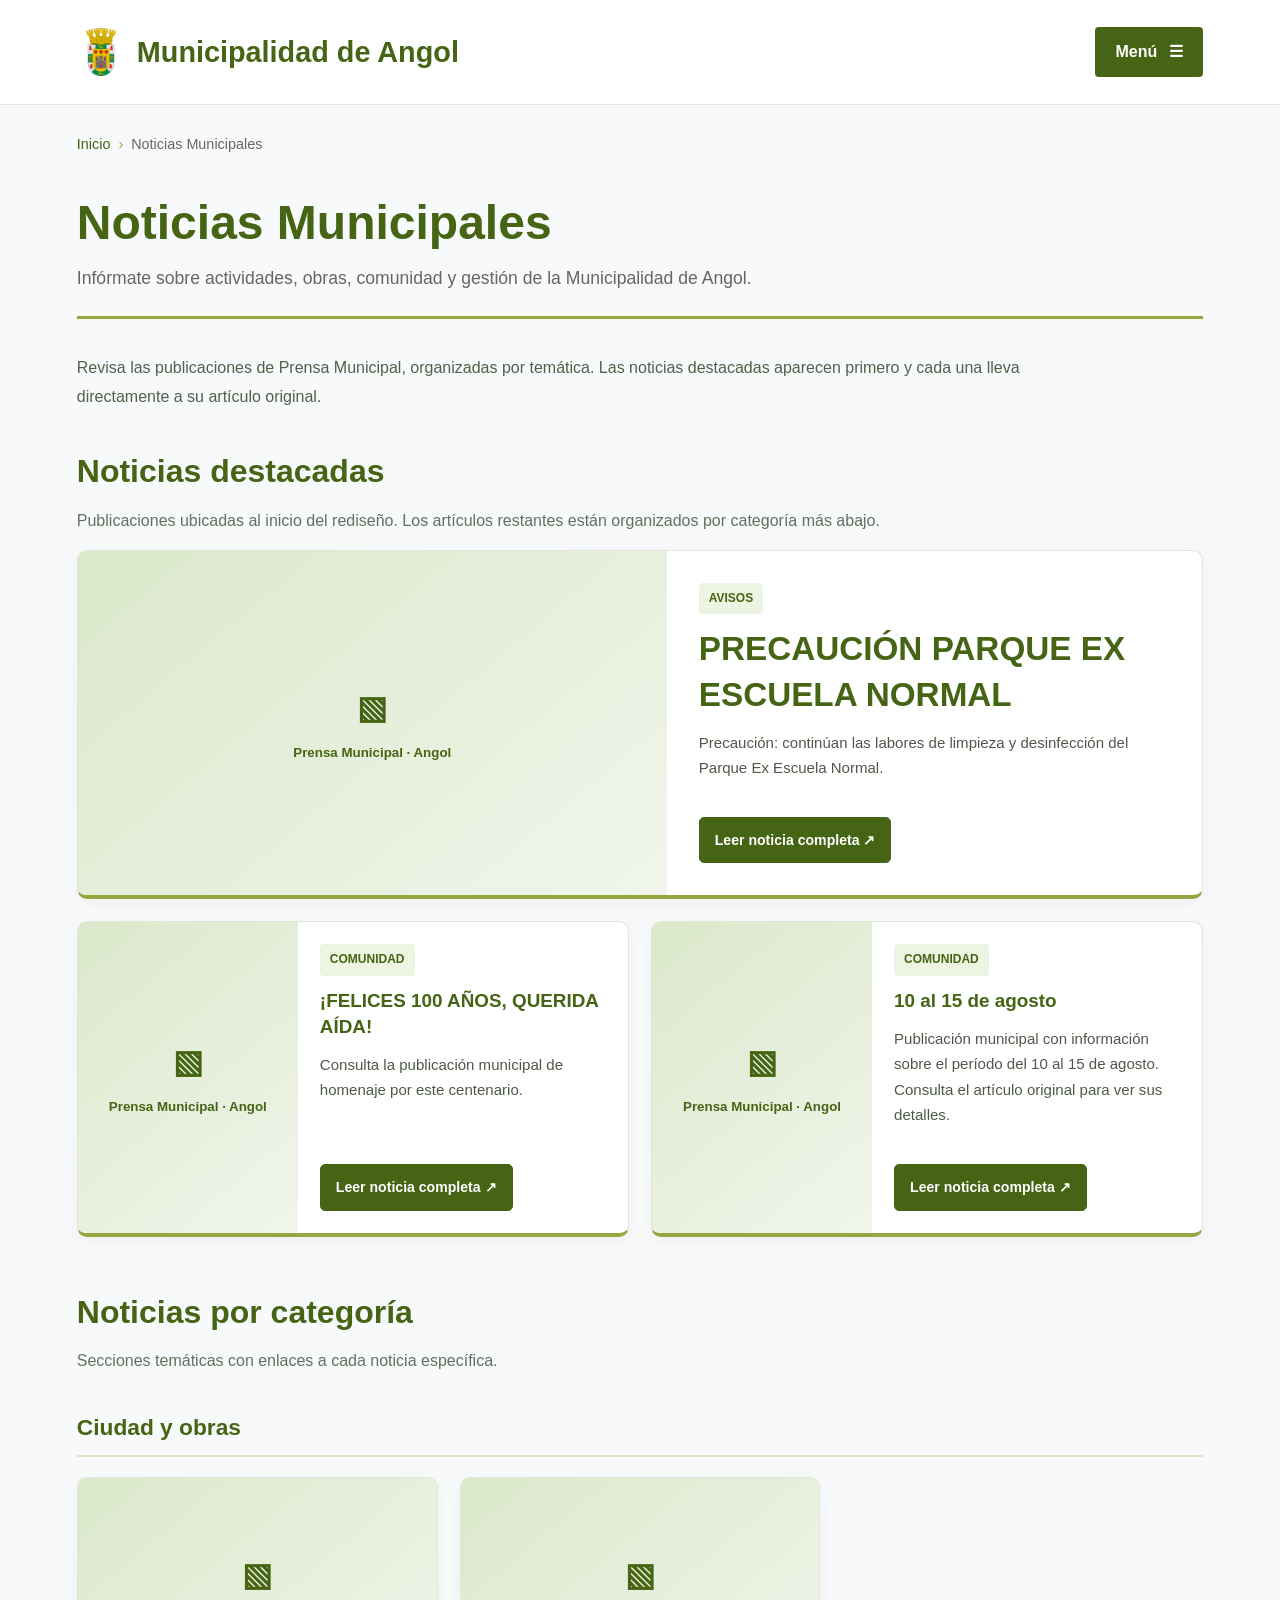
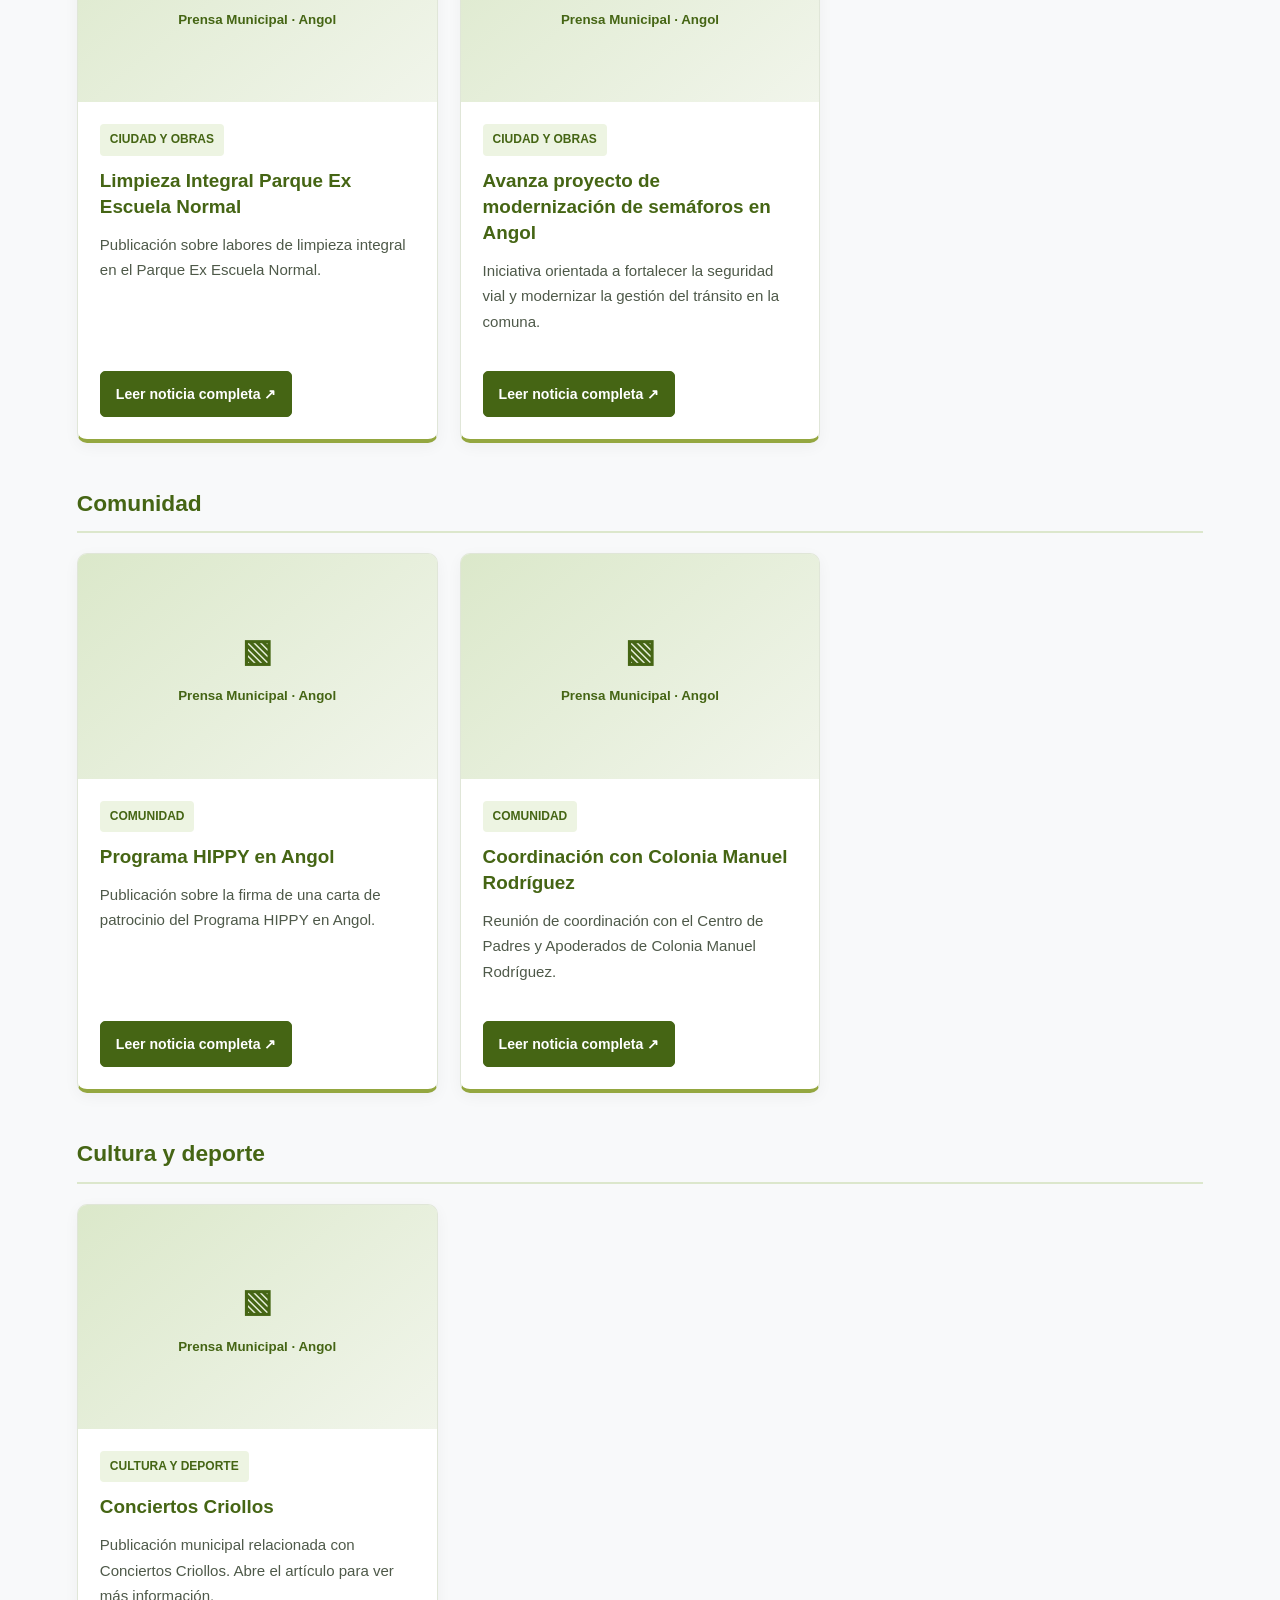
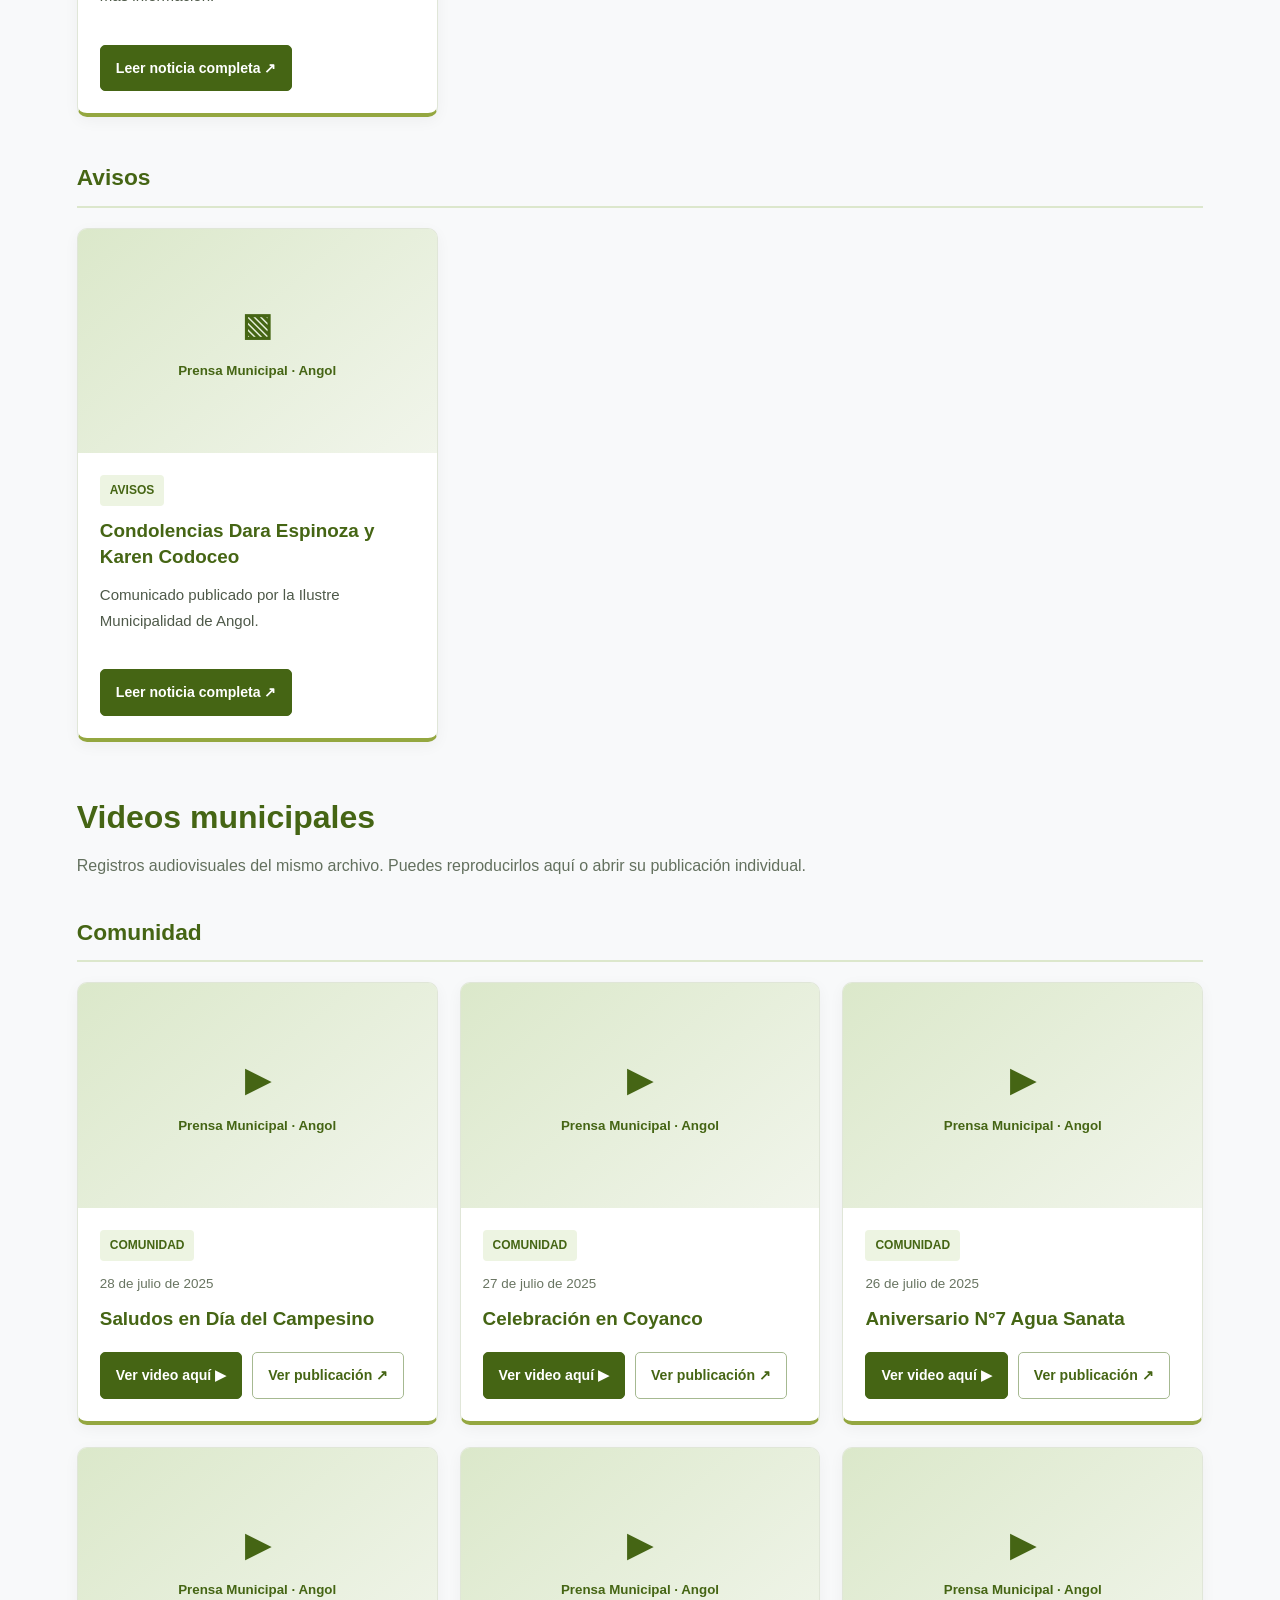
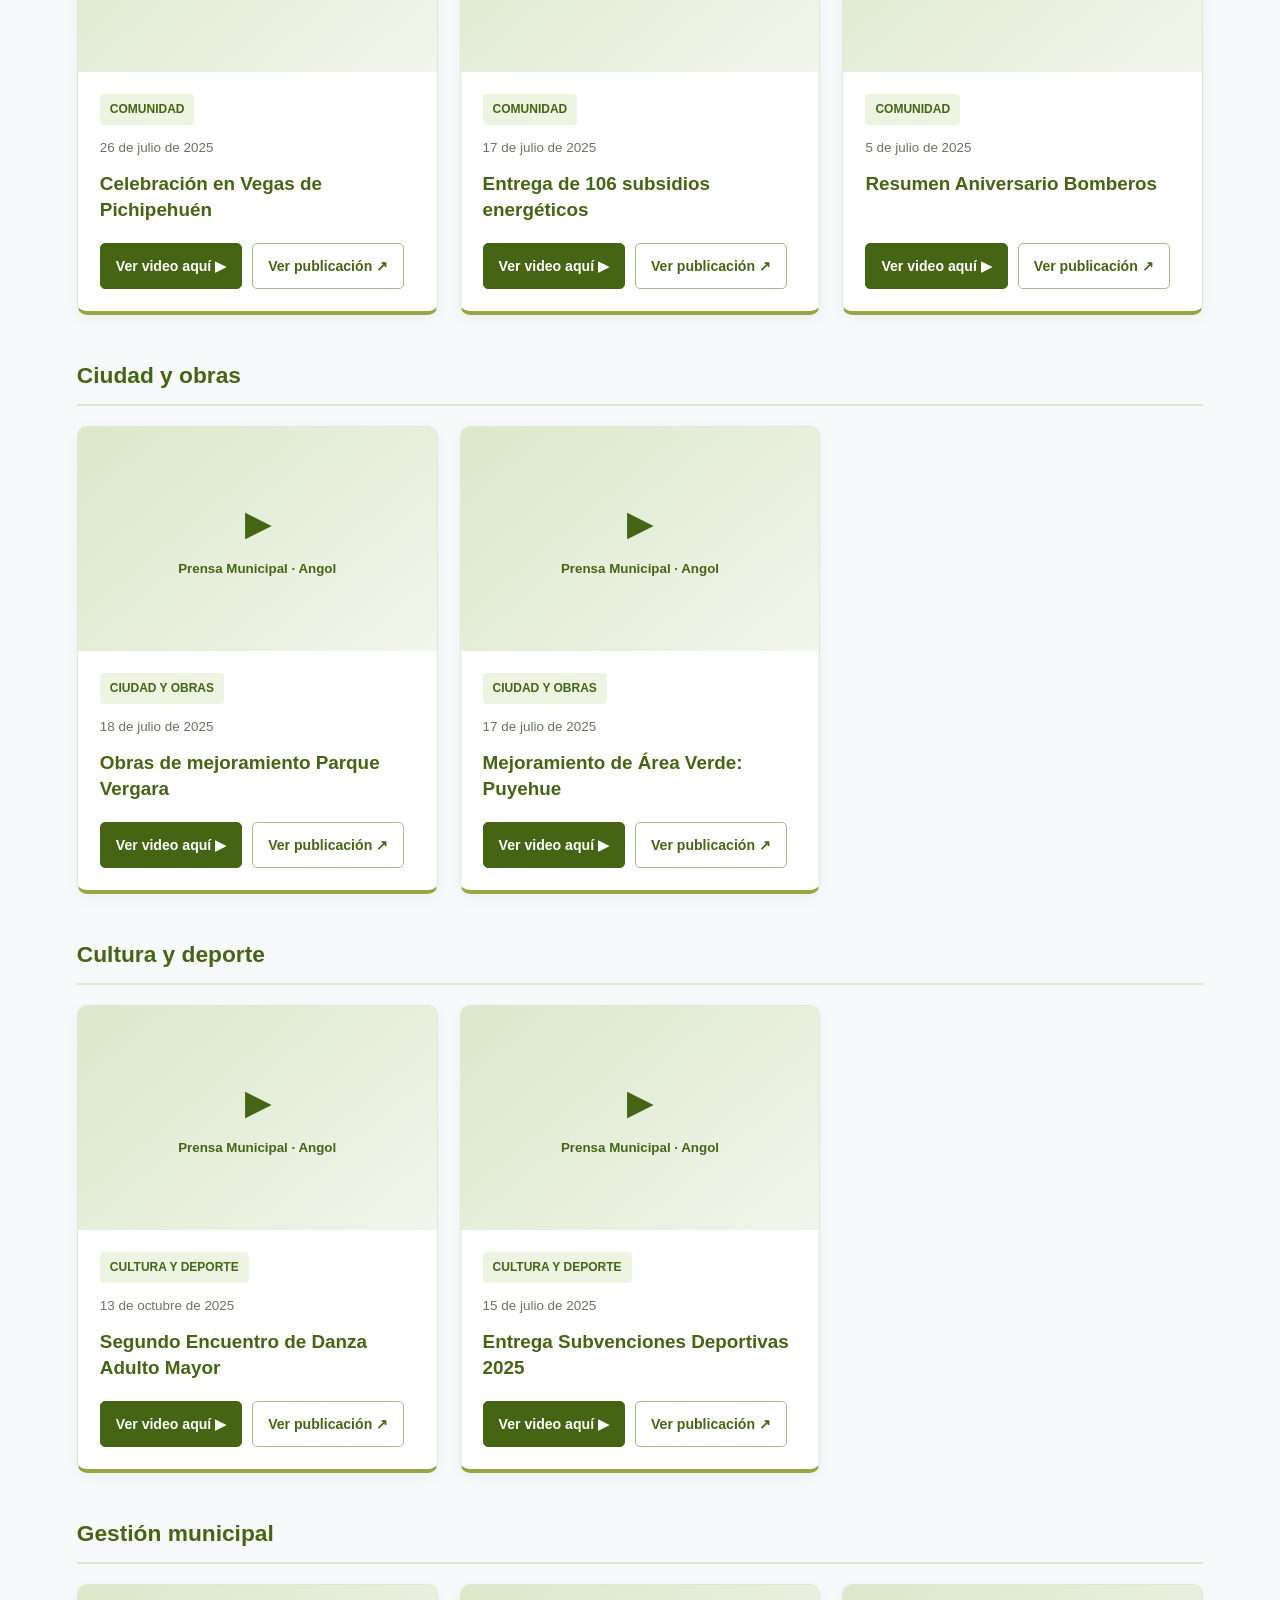
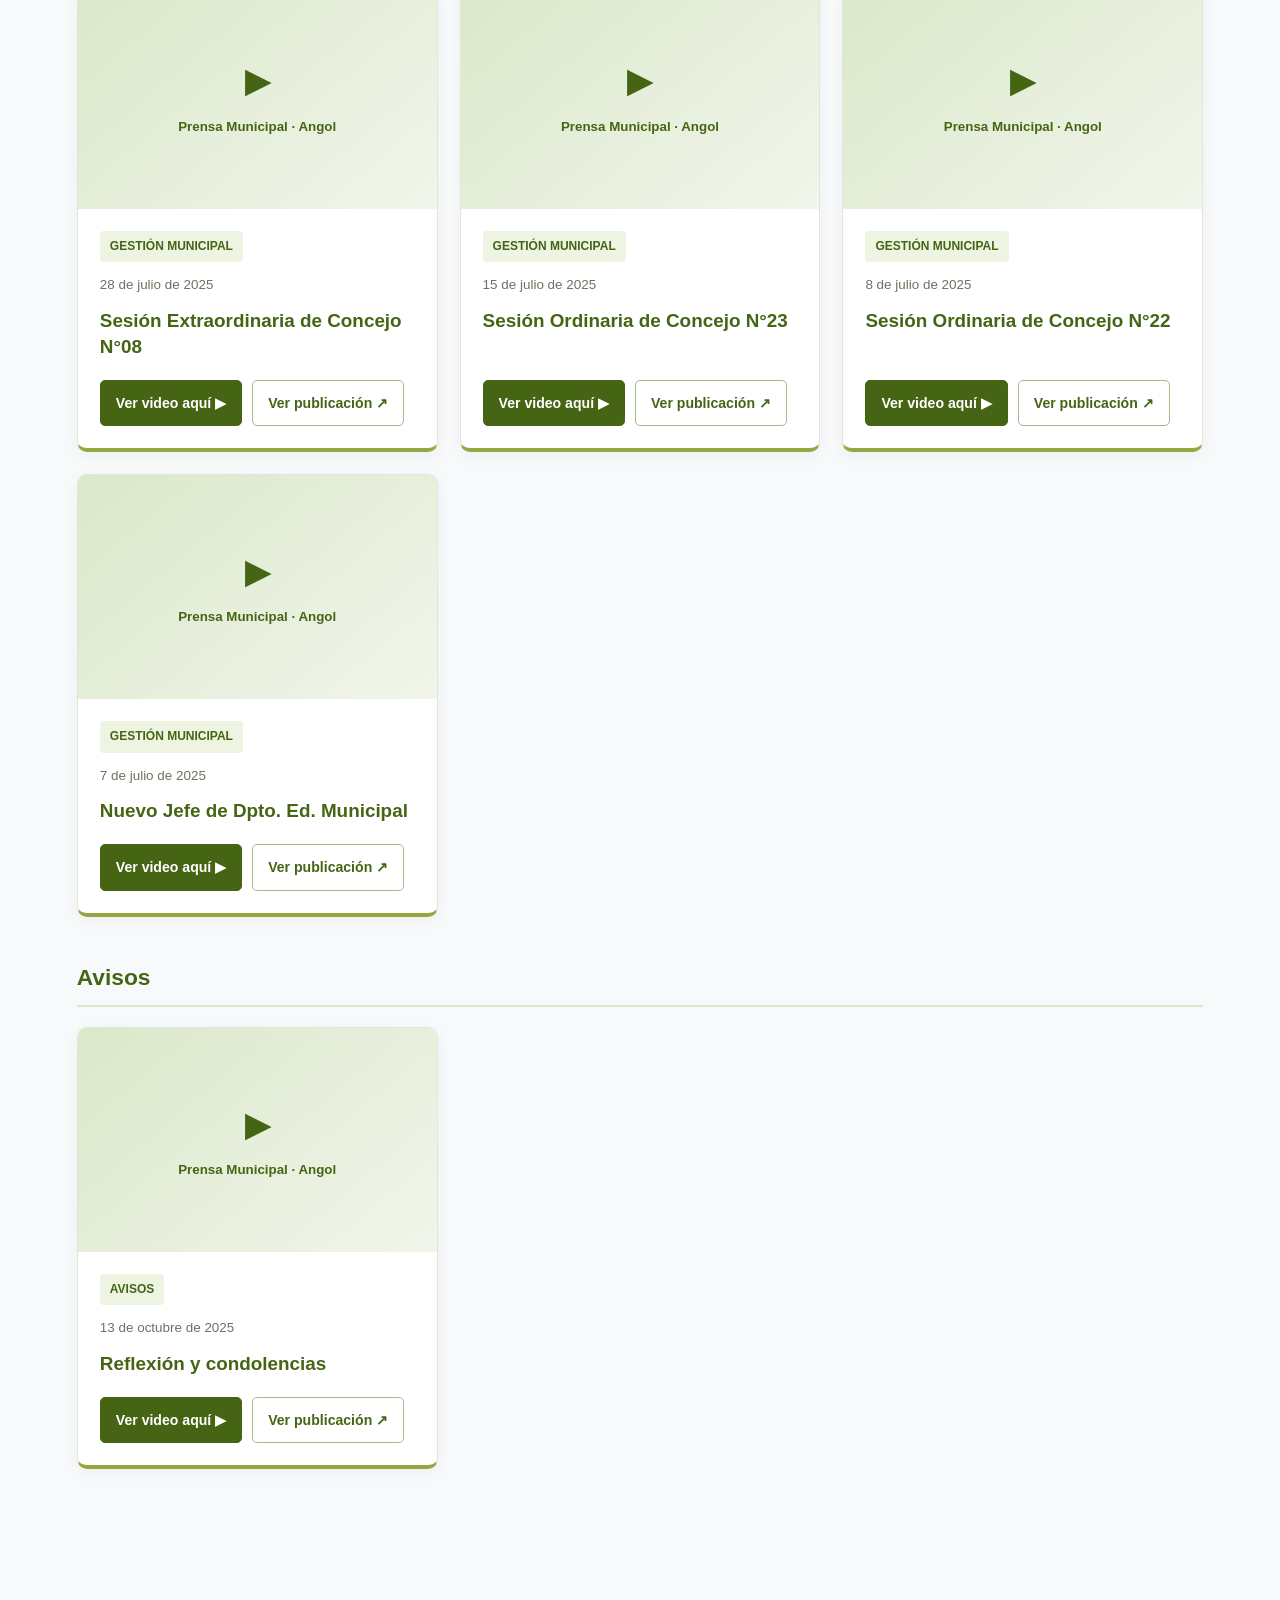
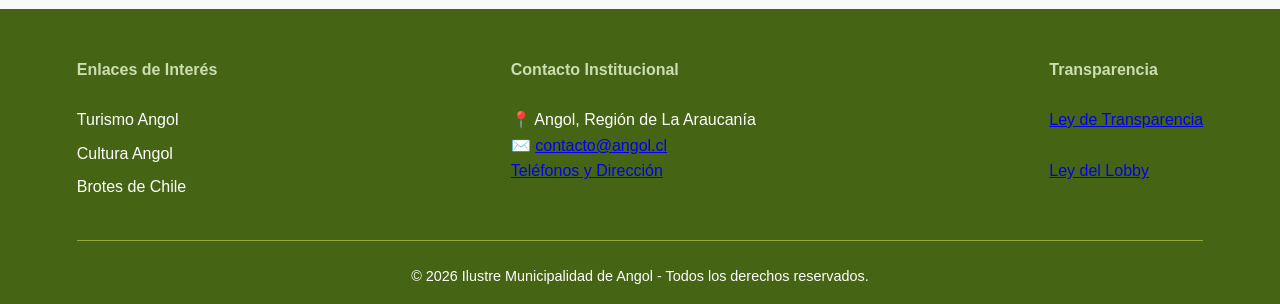
<file: noticias-municipales.html>
<!DOCTYPE html>
<html lang="es">
<head>
  <meta charset="UTF-8">
  <meta name="viewport" content="width=device-width, initial-scale=1.0">
  <meta name="description" content="Noticias y registros audiovisuales de Prensa Municipal de Angol, organizados por temática.">
  <title>Noticias Municipales | Municipalidad de Angol</title>
  <link rel="stylesheet" href="style.css">
  <style>
    /* Estilos exclusivos de esta página: no requiere modificar style.css */
    .prensa-intro { max-width:900px; line-height:1.8; color:#53604b; }
    .prensa-seccion { margin:35px 0 50px; }
    .prensa-seccion h2 { margin:0 0 9px; color:#456514; font-size:clamp(1.55rem,2.6vw,2rem); }
    .prensa-subtitulo { margin:0 0 22px; color:#63705e; line-height:1.7; }
    .prensa-grupo { margin:35px 0 42px; }
    .prensa-grupo h3 { color:#456514; margin:0 0 20px; font-size:1.42rem; padding-bottom:10px; border-bottom:2px solid #dce7cc; }
    .prensa-grid { display:grid; grid-template-columns:repeat(3,minmax(0,1fr)); gap:22px; }
    .prensa-tarjeta { min-width:0; display:flex; flex-direction:column; overflow:hidden; background:#fff; border:1px solid #e0e6d8; border-bottom:4px solid #94a740; border-radius:10px; box-shadow:0 4px 15px #0000000b; }
    .prensa-tarjeta:hover { border-bottom-color:#29a8d4; box-shadow:0 8px 20px #00000014; }
    .prensa-imagen { position:relative; height:auto; aspect-ratio:16/10; overflow:hidden; background:#e4edda; }
    .prensa-imagen-fondo { position:absolute; inset:0; display:flex; flex-direction:column; align-items:center; justify-content:center; gap:8px; text-align:center; padding:18px; color:#456514; font-weight:700; background:linear-gradient(140deg,#dbe8ca,#f1f5eb); }
    .prensa-imagen-fondo span { font-size:2rem; }
    .prensa-imagen img { position:absolute; inset:0; display:block; width:100%; height:100%; object-fit:cover; }
    .prensa-cuerpo { display:flex; flex-direction:column; flex:1; gap:12px; padding:22px; }
    .prensa-etiqueta { align-self:flex-start; padding:6px 10px; border-radius:4px; background:#edf4e2; color:#456514; font-size:.75rem; font-weight:700; text-transform:uppercase; }
    .prensa-fecha { font-size:.84rem; color:#687461; }
    .prensa-tarjeta h4 { margin:0; color:#456514; font-size:1.18rem; line-height:1.38; overflow-wrap:anywhere; }
    .prensa-resumen { margin:0; color:#4e5949; font-size:.94rem; line-height:1.7; overflow-wrap:anywhere; }
    .prensa-acciones { display:flex; flex-wrap:wrap; gap:10px; margin-top:auto; padding-top:8px; }
    .prensa-boton { display:inline-flex; align-items:center; justify-content:center; padding:11px 15px; border:1px solid #456514; border-radius:5px; background:#456514; color:#fff!important; text-decoration:none; text-align:center; font:inherit; font-size:.88rem; font-weight:700; cursor:pointer; }
    .prensa-boton:hover { background:#354d0f; }
    .prensa-boton:focus-visible { outline:3px solid #29a8d4; outline-offset:2px; }
    .prensa-enlace-sec { background:#fff; color:#456514!important; border-color:#a6b991; }
    .prensa-enlace-sec:hover { background:#edf4e2; }
    /* Primera noticia en formato destacado */
    .prensa-destacada { display:grid; grid-template-columns:1.1fr 1fr; min-height:330px; margin-bottom:22px; }
    .prensa-destacada .prensa-imagen { height:100%; aspect-ratio:auto; min-height:330px; }
    .prensa-destacada .prensa-cuerpo { justify-content:center; padding:32px; }
    .prensa-destacada h4 { font-size:clamp(1.45rem,2.6vw,2.1rem); }
    .prensa-grid-destacadas { grid-template-columns:repeat(2,minmax(0,1fr)); }
    .prensa-grid-destacadas .prensa-tarjeta { flex-direction:row; }
    .prensa-grid-destacadas .prensa-imagen { flex:0 0 40%; aspect-ratio:auto; }
    /* Visor de videos */
    .prensa-modal { width:min(860px,calc(100% - 24px)); max-height:90vh; margin:auto; padding:0; border:0; border-radius:10px; background:white; color:#333; overflow:auto; }
    .prensa-modal::backdrop { background:#14200cce; }
    .prensa-modal-cabecera { display:flex; justify-content:space-between; align-items:center; gap:15px; padding:16px 20px; border-bottom:1px solid #dce6d2; }
    .prensa-modal-cabecera h2 { margin:0; color:#456514; font-size:1.05rem; }
    .prensa-modal-cerrar { padding:8px 14px; border:0; border-radius:5px; background:#456514; color:white; font:inherit; font-weight:700; cursor:pointer; }
    .prensa-video-marco { aspect-ratio:16/9; background:#111; }
    .prensa-video-marco iframe { display:block; width:100%; height:100%; border:0; }
    @media(max-width:1050px) { .prensa-grid { grid-template-columns:repeat(2,minmax(0,1fr)); } }
    @media(max-width:760px) { .prensa-destacada { grid-template-columns:1fr; } .prensa-destacada .prensa-imagen { aspect-ratio:16/9; min-height:0; } .prensa-grid-destacadas .prensa-tarjeta { flex-direction:column; } .prensa-grid-destacadas .prensa-imagen { flex:initial; aspect-ratio:16/10; } }
    @media(max-width:600px) { .prensa-grid { grid-template-columns:1fr; } .prensa-destacada .prensa-cuerpo { padding:22px; } }
  </style>
</head>
<body data-page="Noticias Municipales" data-page-url="noticias-municipales.html">

  <!-- Encabezado idéntico al de Teléfonos y Dirección -->
  <header class="interior-header">
    <a class="interior-logo" href="index.html" aria-label="Volver al inicio">
      <img src="Angol.ico" alt="" class="escudo-angol">
      <span>Municipalidad de Angol</span>
    </a>
    <div class="interior-menu">
      <button class="interior-menu-toggle" id="menuBoton" aria-expanded="false" aria-controls="menuDesplegable">Menú <span aria-hidden="true">☰</span></button>
      <nav class="interior-menu-panel" id="menuDesplegable" aria-label="Menú principal">
        <ul class="interior-menu-lista">
          <li><a href="index.html">Inicio</a></li>
          <li><button class="interior-submenu-toggle" aria-expanded="false" aria-controls="submenuCiudad">La Ciudad <span>▾</span></button><ul class="interior-submenu" id="submenuCiudad"><li><a href="conoce-mas.html">Reseña</a></li><li><a href="conoce-mas.html">Hijo Ilustre</a></li></ul></li>
          <li><button class="interior-submenu-toggle" aria-expanded="false" aria-controls="submenuMunicipalidad">Municipalidad <span>▾</span></button><ul class="interior-submenu" id="submenuMunicipalidad"><li><a href="conoce-mas.html">Alcaldía Municipal</a></li><li><a href="conoce-mas.html">Dirección de Administración</a></li><li><a href="conoce-mas.html">Dirección de Control Interno</a></li></ul></li>
          <li><button class="interior-submenu-toggle" aria-expanded="false" aria-controls="submenuConcejo">Concejo Municipal <span>▾</span></button><ul class="interior-submenu" id="submenuConcejo"><li><a href="conoce-mas.html">Integrantes Concejo</a></li><li><a href="conoce-mas.html">Actas de Concejo</a></li></ul></li>
          <li><button class="interior-submenu-toggle" aria-expanded="false" aria-controls="submenuServicios">Servicios Online <span>▾</span></button><ul class="interior-submenu" id="submenuServicios"><li><a href="servicios-online.html">Pago de Patentes</a></li><li><a href="servicios-online.html">Permisos de Circulación</a></li></ul></li>
          <li><button class="interior-submenu-toggle" aria-expanded="false" aria-controls="submenuInformacion">Información <span>▾</span></button><ul class="interior-submenu" id="submenuInformacion"><li><a href="conoce-mas.html">Cuentas Públicas</a></li><li><a href="conoce-mas.html">Ordenanzas Municipales</a></li></ul></li>
          <li><a href="plan-regulador.html">Plan Regulador</a></li>
          <li><a href="plan-maestro-aguas-lluvias.html">Plan Maestro de Aguas Lluvias</a></li>
          <li><a href="noticias-municipales.html" aria-current="page">Noticias Municipales</a></li>
          <li><a href="telefonos-y-direccion.html">Teléfonos y Dirección</a></li>
        </ul>
      </nav>
    </div>
  </header>

  <nav class="ruta-navegacion" aria-label="Ruta de navegación">
    <ol id="historialPaginas"><li><a href="index.html">Inicio</a></li><li aria-current="page">Noticias Municipales</li></ol>
  </nav>

  <main class="contenido-interior">
    <section class="encabezado-seccion">
      <h1>Noticias Municipales</h1>
      <p>Infórmate sobre actividades, obras, comunidad y gestión de la Municipalidad de Angol.</p>
    </section>

    <section class="bloque-contenido">
      <p class="prensa-intro">Revisa las publicaciones de Prensa Municipal, organizadas por temática. Las noticias destacadas aparecen primero y cada una lleva directamente a su artículo original.</p>

      <!-- Primero, las tres publicaciones con identificadores más recientes de la copia -->
      <section class="prensa-seccion" aria-labelledby="tituloDestacadas">
        <h2 id="tituloDestacadas">Noticias destacadas</h2>
        <p class="prensa-subtitulo">Publicaciones ubicadas al inicio del rediseño. Los artículos restantes están organizados por categoría más abajo.</p>
        <div id="noticiaPrincipal"></div>
        <div id="otrasDestacadas" class="prensa-grid prensa-grid-destacadas"></div>
      </section>

      <!-- Todas las demás noticias, separadas por categoría -->
      <section class="prensa-seccion" aria-labelledby="tituloCategorias">
        <h2 id="tituloCategorias">Noticias por categoría</h2>
        <p class="prensa-subtitulo">Secciones temáticas con enlaces a cada noticia específica.</p>
        <div id="noticiasPorCategoria"></div>
      </section>

      <!-- Los videos también quedan agrupados por categoría -->
      <section class="prensa-seccion" aria-labelledby="tituloVideos">
        <h2 id="tituloVideos">Videos municipales</h2>
        <p class="prensa-subtitulo">Registros audiovisuales del mismo archivo. Puedes reproducirlos aquí o abrir su publicación individual.</p>
        <div id="videosPorCategoria"></div>
      </section>
    </section>
  </main>

  <!-- Reproductor de video en la misma página -->
  <dialog id="prensaModal" class="prensa-modal" aria-labelledby="tituloVideo">
    <div class="prensa-modal-cabecera">
      <h2 id="tituloVideo">Video municipal</h2>
      <button class="prensa-modal-cerrar" id="cerrarVideo" type="button">Cerrar ×</button>
    </div>
    <div class="prensa-video-marco"><iframe id="marcoVideo" title="Video de Prensa Municipal" allow="autoplay; encrypted-media; picture-in-picture" referrerpolicy="strict-origin-when-cross-origin" allowfullscreen></iframe></div>
  </dialog>

  <footer>
    <div class="footer-content">
      <div class="footer-section"><h4>Enlaces de Interés</h4><ul><li><a href="departamento-turismo.html">Turismo Angol</a></li><li><a href="conoce-mas.html">Cultura Angol</a></li><li><a href="departamento-turismo.html">Brotes de Chile</a></li></ul></div>
      <div class="footer-section"><h4>Contacto Institucional</h4><p>📍 Angol, Región de La Araucanía</p><p>✉️ <a href="mailto:contacto@angol.cl">contacto@angol.cl</a></p><p><a href="telefonos-y-direccion.html">Teléfonos y Dirección</a></p></div>
      <div class="footer-section"><h4>Transparencia</h4><a href="conoce-mas.html" class="btn-secondary">Ley de Transparencia</a><br><br><a href="conoce-mas.html" class="btn-secondary">Ley del Lobby</a></div>
    </div>
    <div class="footer-bottom"><p>&copy; 2026 Ilustre Municipalidad de Angol - Todos los derechos reservados.</p></div>
  </footer>

  <script>
    document.addEventListener("DOMContentLoaded", () => {
      /* MENÚ */
      const botonMenu = document.getElementById("menuBoton");
      const panelMenu = document.getElementById("menuDesplegable");
      botonMenu.addEventListener("click", () => {
        const abierto = panelMenu.classList.toggle("abierto");
        botonMenu.setAttribute("aria-expanded", String(abierto));
      });
      document.querySelectorAll(".interior-submenu-toggle").forEach(boton => {
        boton.addEventListener("click", () => {
          const submenu = document.getElementById(boton.getAttribute("aria-controls"));
          if (!submenu) return;
          const abierto = submenu.classList.toggle("abierto");
          boton.setAttribute("aria-expanded", String(abierto));
        });
      });

      /* CONTENIDO ESTÁTICO EXTRAÍDO DE LA COPIA DEL PORTAL DE PRENSA MUNICIPAL
         No usa WordPress, Joomla API, fetch ni buscador. */
      const base = "https://noticias.angol.cl/";
      const noticias = [
        { id:2751, titulo:"PRECAUCIÓN PARQUE EX ESCUELA NORMAL", categoria:"Avisos", resumen:"Precaución: continúan las labores de limpieza y desinfección del Parque Ex Escuela Normal.", foto:"451601e2c2a2c10e47fcc6138e9e1f31", enlace:"index.php/noticias/item/2751-precaucion-parque-ex-escuela-normal" },
        { id:2750, titulo:"¡FELICES 100 AÑOS, QUERIDA AÍDA!", categoria:"Comunidad", resumen:"Consulta la publicación municipal de homenaje por este centenario.", foto:"ef60364f224305d0b9f19741ec3fdf58", enlace:"index.php/noticias/item/2750-felices-100-anos-querida-aida" },
        { id:2749, titulo:"10 al 15 de agosto", categoria:"Comunidad", resumen:"Publicación municipal con información sobre el período del 10 al 15 de agosto. Consulta el artículo original para ver sus detalles.", foto:"159410b2d8aaed37af98fd73a83bd77e", enlace:"index.php/noticias/item/2749-10-al-15-de-agosto" },
        { id:2748, titulo:"Limpieza Integral Parque Ex Escuela Normal", categoria:"Ciudad y obras", resumen:"Publicación sobre labores de limpieza integral en el Parque Ex Escuela Normal.", foto:"46e21e7be60567c4b9b2ca9018587f88", enlace:"index.php/noticias/item/2748-limpieza-integral-parque-ex-escuela-normal" },
        { id:2747, titulo:"Avanza proyecto de modernización de semáforos en Angol", categoria:"Ciudad y obras", resumen:"Iniciativa orientada a fortalecer la seguridad vial y modernizar la gestión del tránsito en la comuna.", foto:"c10018f3843934a44da6fc5208ffef5b", enlace:"index.php/noticias/item/2747-avanza-proyecto-de-modernizacion-de-semaforos-en-angol" },
        { id:2746, titulo:"Programa HIPPY en Angol", categoria:"Comunidad", resumen:"Publicación sobre la firma de una carta de patrocinio del Programa HIPPY en Angol.", foto:"a9b9add5bcfb016b8b41446ea451af04", enlace:"index.php/noticias/item/2746-programa-hippy-en-angol" },
        { id:2745, titulo:"Coordinación con Colonia Manuel Rodríguez", categoria:"Comunidad", resumen:"Reunión de coordinación con el Centro de Padres y Apoderados de Colonia Manuel Rodríguez.", foto:"e53e70365d51081c22c1d8f970c43d59", enlace:"index.php/noticias/item/2745-coordinacion-con-colonia-manuel-rodriguez" },
        { id:2743, titulo:"Condolencias Dara Espinoza y Karen Codoceo", categoria:"Avisos", resumen:"Comunicado publicado por la Ilustre Municipalidad de Angol.", foto:"d9640fd356a2fdd2860810454b9f9005", enlace:"index.php/noticias/item/2743-condolencias-dara-espinoza-y-karen-codoceo" },
        { id:2739, titulo:"Conciertos Criollos", categoria:"Cultura y deporte", resumen:"Publicación municipal relacionada con Conciertos Criollos. Abre el artículo para ver más información.", foto:"21f17c9e863ce68047046a2d88bbdae5", enlace:"index.php/noticias/item/2739-conciertos-criollos" }
      ];

      const videos = [
        { titulo:"Segundo Encuentro de Danza Adulto Mayor", categoria:"Cultura y deporte", fecha:"13 de octubre de 2025", youtube:"ttDk2BdUw7A", enlace:"index.php/component/k2/item/2744-segundo-encuentro-de-danza-adulto-mayor" },
        { titulo:"Reflexión y condolencias", categoria:"Avisos", fecha:"13 de octubre de 2025", youtube:"eGIpkFHWjRk", enlace:"index.php/component/k2/item/2742-reflexion-y-condolencias" },
        { titulo:"Sesión Extraordinaria de Concejo N°08", categoria:"Gestión municipal", fecha:"28 de julio de 2025", youtube:"RBCdy7OOH4c", enlace:"index.php/component/k2/item/2736-sesion-extraordinaria-de-concejo-n-08" },
        { titulo:"Saludos en Día del Campesino", categoria:"Comunidad", fecha:"28 de julio de 2025", youtube:"HgT7kMzgu2k", enlace:"index.php/component/k2/item/2722-saludos-en-dia-del-campesino" },
        { titulo:"Celebración en Coyanco", categoria:"Comunidad", fecha:"27 de julio de 2025", youtube:"K7ecUXOIWig", enlace:"index.php/component/k2/item/2725-celebracion-en-coyanco" },
        { titulo:"Aniversario N°7 Agua Sanata", categoria:"Comunidad", fecha:"26 de julio de 2025", youtube:"vOLUxkKR7hY", enlace:"index.php/component/k2/item/2728-aniversario-n-7-agua-sanata" },
        { titulo:"Celebración en Vegas de Pichipehuén", categoria:"Comunidad", fecha:"26 de julio de 2025", youtube:"-cRxDRSt8nE", enlace:"index.php/component/k2/item/2729-dia-del-campesino-vegas-de-pichipehuen" },
        { titulo:"Obras de mejoramiento Parque Vergara", categoria:"Ciudad y obras", fecha:"18 de julio de 2025", youtube:"3Q6z7KIkT38", enlace:"index.php/component/k2/item/2719-obras-de-mejoramiento-parque-vergara" },
        { titulo:"Entrega de 106 subsidios energéticos", categoria:"Comunidad", fecha:"17 de julio de 2025", youtube:"Zo-mDybbzXQ", enlace:"index.php/component/k2/item/2712-entrega-de-106-subsidios" },
        { titulo:"Mejoramiento de Área Verde: Puyehue", categoria:"Ciudad y obras", fecha:"17 de julio de 2025", youtube:"CwPb8lWb7tM", enlace:"index.php/component/k2/item/2714-mejoramiento-de-area-verde-puyehue" },
        { titulo:"Sesión Ordinaria de Concejo N°23", categoria:"Gestión municipal", fecha:"15 de julio de 2025", youtube:"ixgvWqUxXCQ", enlace:"index.php/component/k2/item/2705-sesion-ordinaria-de-concejo-n-23" },
        { titulo:"Entrega Subvenciones Deportivas 2025", categoria:"Cultura y deporte", fecha:"15 de julio de 2025", youtube:"TEgCOFWJxrI", enlace:"index.php/component/k2/item/2702-entrega-subvenciones-deportivas-2025" },
        { titulo:"Sesión Ordinaria de Concejo N°22", categoria:"Gestión municipal", fecha:"8 de julio de 2025", youtube:"OhE4voHR3Jg", enlace:"index.php/component/k2/item/2701-sesion-ordinaria-de-concejo-n-22" },
        { titulo:"Nuevo Jefe de Dpto. Ed. Municipal", categoria:"Gestión municipal", fecha:"7 de julio de 2025", youtube:"8eiHR-aPf-4", enlace:"index.php/component/k2/item/2697-nuevo-jefe-de-dpto-ed-municipal" },
        { titulo:"Resumen Aniversario Bomberos", categoria:"Comunidad", fecha:"5 de julio de 2025", youtube:"InaCefAItB0", enlace:"index.php/component/k2/item/2691-resumen-aniversario-bomberos" }
      ];

      const gruposNoticias = ["Ciudad y obras", "Comunidad", "Cultura y deporte", "Avisos"];
      const gruposVideos = ["Comunidad", "Ciudad y obras", "Cultura y deporte", "Gestión municipal", "Avisos"];
      const modal = document.getElementById("prensaModal");
      const marco = document.getElementById("marcoVideo");
      const tituloModal = document.getElementById("tituloVideo");
      const crear = (nombre, clase, texto) => {
        const el = document.createElement(nombre);
        if (clase) el.className = clase;
        if (texto !== undefined) el.textContent = texto;
        return el;
      };
      function imagenPara(item, esVideo) {
        const caja = crear("div", "prensa-imagen");
        const fondo = crear("div", "prensa-imagen-fondo");
        fondo.append(crear("span", "", esVideo ? "▶" : "▧"), crear("small", "", "Prensa Municipal · Angol"));
        caja.appendChild(fondo);
        const imagen = document.createElement("img");
        imagen.loading = "lazy";
        imagen.alt = "Imagen de " + item.titulo;
        imagen.src = esVideo
          ? "https://img.youtube.com/vi/" + item.youtube + "/hqdefault.jpg"
          : base + "media/k2/items/cache/" + item.foto + "_L.jpg";
        imagen.addEventListener("error", () => imagen.remove(), { once:true });
        caja.appendChild(imagen);
        return caja;
      }
      function enlace(texto, url, secundaria=false) {
        const a = crear("a", secundaria ? "prensa-boton prensa-enlace-sec" : "prensa-boton", texto);
        a.href = base + url;
        a.target = "_blank";
        a.rel = "noopener noreferrer";
        return a;
      }
      function tarjetaNoticia(item, principal=false) {
        const a = crear("article", principal ? "prensa-tarjeta prensa-destacada" : "prensa-tarjeta");
        a.appendChild(imagenPara(item,false));
        const cuerpo = crear("div","prensa-cuerpo");
        cuerpo.append(crear("span","prensa-etiqueta",item.categoria), crear("h4","",item.titulo), crear("p","prensa-resumen",item.resumen));
        const acciones = crear("div","prensa-acciones");
        acciones.appendChild(enlace("Leer noticia completa ↗",item.enlace));
        cuerpo.appendChild(acciones);
        a.appendChild(cuerpo);
        return a;
      }
      function tarjetaVideo(item) {
        const a = crear("article","prensa-tarjeta");
        a.appendChild(imagenPara(item,true));
        const cuerpo = crear("div","prensa-cuerpo");
        cuerpo.append(crear("span","prensa-etiqueta",item.categoria),crear("time","prensa-fecha",item.fecha),crear("h4","",item.titulo));
        const acciones = crear("div","prensa-acciones");
        const boton = crear("button","prensa-boton","Ver video aquí ▶");
        boton.type = "button";
        boton.addEventListener("click", () => {
          tituloModal.textContent = item.titulo;
          marco.src = "https://www.youtube-nocookie.com/embed/" + item.youtube + "?autoplay=1";
          modal.showModal();
        });
        acciones.append(boton, enlace("Ver publicación ↗",item.enlace,true));
        cuerpo.appendChild(acciones);
        a.appendChild(cuerpo);
        return a;
      }
      function seccionCategoria(categoria, items, hacerTarjeta) {
        const seccion = crear("section","prensa-grupo");
        seccion.appendChild(crear("h3","",categoria));
        const grid = crear("div","prensa-grid");
        items.forEach(item => grid.appendChild(hacerTarjeta(item)));
        seccion.appendChild(grid);
        return seccion;
      }

      // Los tres identificadores de noticia más altos en la copia se destacan primero.
      const ordenadas = [...noticias].sort((a,b) => b.id - a.id);
      const destacadas = ordenadas.slice(0,3);
      const restantes = ordenadas.slice(3);
      document.getElementById("noticiaPrincipal").appendChild(tarjetaNoticia(destacadas[0],true));
      const otras = document.getElementById("otrasDestacadas");
      destacadas.slice(1).forEach(item => otras.appendChild(tarjetaNoticia(item)));
      const contenedorNoticias = document.getElementById("noticiasPorCategoria");
      gruposNoticias.forEach(categoria => {
        const items = restantes.filter(item => item.categoria === categoria);
        if (items.length) contenedorNoticias.appendChild(seccionCategoria(categoria,items,tarjetaNoticia));
      });
      const contenedorVideos = document.getElementById("videosPorCategoria");
      gruposVideos.forEach(categoria => {
        const items = videos.filter(item => item.categoria === categoria);
        if (items.length) contenedorVideos.appendChild(seccionCategoria(categoria,items,tarjetaVideo));
      });
      document.getElementById("cerrarVideo").addEventListener("click", () => modal.close());
      modal.addEventListener("close", () => marco.removeAttribute("src"));
      modal.addEventListener("click", evento => { if (evento.target === modal) modal.close(); });

      /* HISTORIAL MUNICIPAL (sin duplicar Inicio) */
      const actual = { nombre:document.body.dataset.page, url:document.body.dataset.pageUrl };
      let historial = [];
      try { historial = JSON.parse(sessionStorage.getItem("historialAngol") || "[]"); if (!Array.isArray(historial)) historial=[]; } catch { historial=[]; }
      const posicion = historial.findIndex(p => p.url === actual.url);
      historial = posicion >= 0 ? historial.slice(0,posicion+1) : [...historial,actual];
      historial = historial.slice(-8);
      try { sessionStorage.setItem("historialAngol",JSON.stringify(historial)); } catch { /* almacenamiento opcional */ }
      const ruta = document.getElementById("historialPaginas");
      ruta.replaceChildren();
      const liInicio = crear("li"); const aInicio = crear("a","","Inicio"); aInicio.href="index.html"; liInicio.append(aInicio); ruta.append(liInicio);
      historial.filter(p=>p.url !== "index.html").forEach((p,i,arr) => {
        const li = crear("li");
        if (i === arr.length-1) { li.textContent=p.nombre; li.setAttribute("aria-current","page"); }
        else { const a=crear("a","",p.nombre); a.href=p.url; li.append(a); }
        ruta.append(li);
      });
    });
  </script>
</body>
</html>
</file>
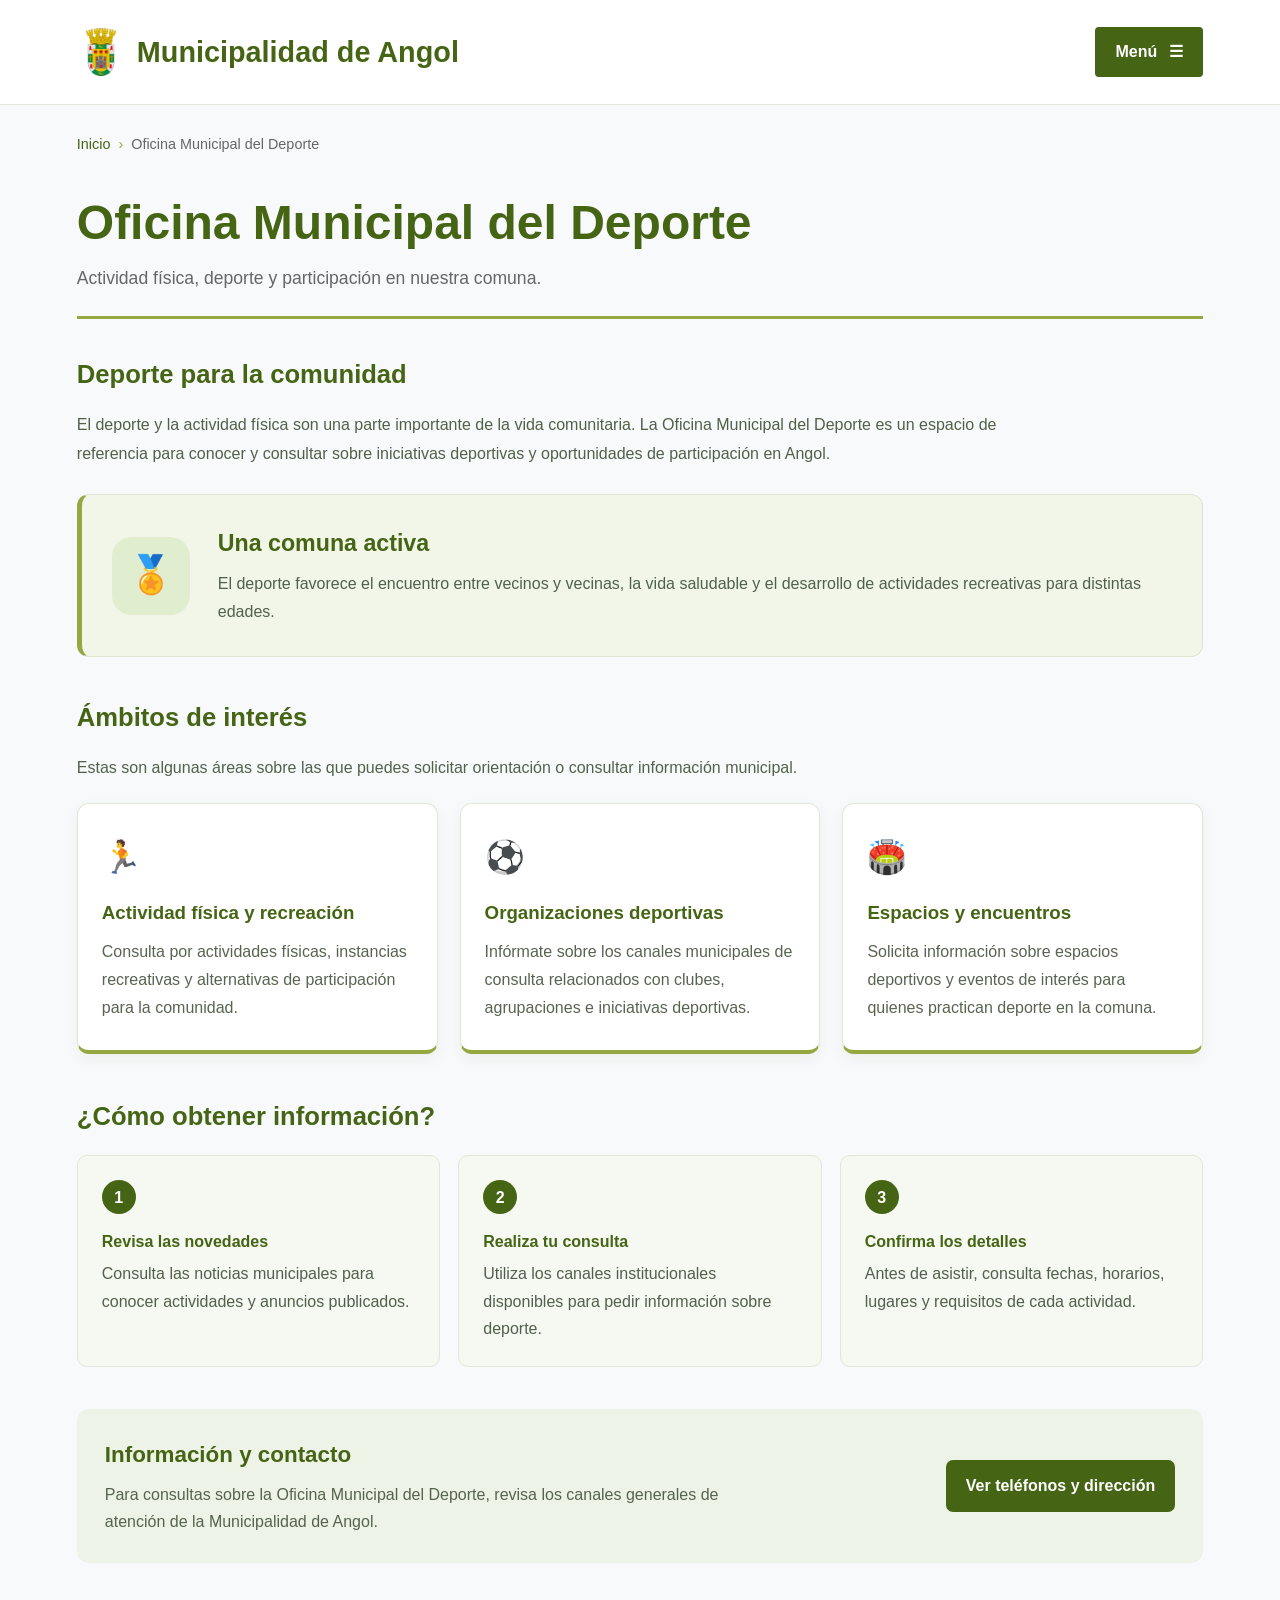
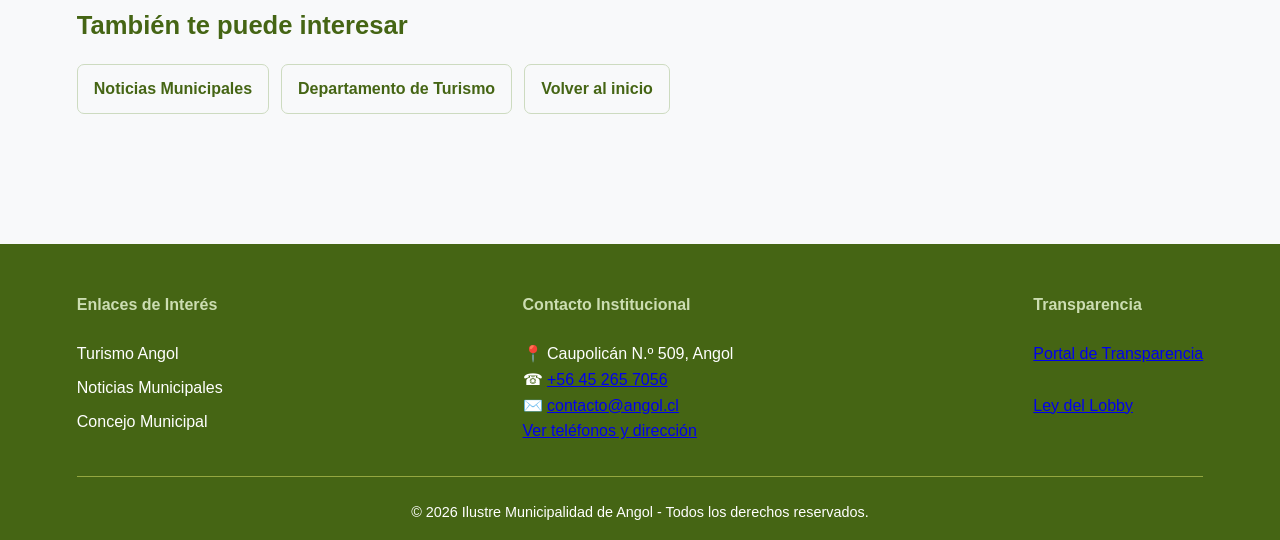
<file: oficina-municipal-del-deporte.html>
<!DOCTYPE html>
<html lang="es">
<head>
  <meta charset="UTF-8">
  <meta name="viewport" content="width=device-width, initial-scale=1.0">
  <meta name="description" content="Información sobre la Oficina Municipal del Deporte de Angol y la participación deportiva en la comuna.">
  <title>Oficina Municipal del Deporte | Municipalidad de Angol</title>
  <link rel="icon" href="Angol.ico" type="image/x-icon">
  <link rel="stylesheet" href="style.css">
  <style>
    .deporte-intro { max-width: 850px; margin: 0 0 30px; line-height: 1.8; color: #52604b; }
    .deporte-titulo { margin: 0 0 12px; color: #456514; font-size: clamp(1.4rem, 2.7vw, 1.95rem); }
    .deporte-texto { color: #53614c; line-height: 1.8; }
    .deporte-destacado { display: grid; grid-template-columns: 82px minmax(0, 1fr); gap: 24px; align-items: center; padding: 30px; background: #f1f6e9; border: 1px solid #dce6d3; border-left: 5px solid #94a740; border-radius: 12px; margin: 26px 0 40px; }
    .deporte-destacado-icono { display: grid; place-items: center; width: 78px; height: 78px; border-radius: 20px; background: #e0edcf; font-size: 2.3rem; }
    .deporte-destacado h2 { margin: 0 0 8px; color: #456514; font-size: 1.45rem; }
    .deporte-destacado p { margin: 0; color: #52604b; line-height: 1.75; }
    .deporte-grilla { display: grid; grid-template-columns: repeat(3, minmax(0, 1fr)); gap: 22px; margin: 20px 0 42px; }
    .deporte-tarjeta { padding: 28px 24px; background: #fff; border: 1px solid #dfe7d8; border-bottom: 4px solid #94a740; border-radius: 12px; box-shadow: 0 5px 16px rgba(30, 54, 17, 0.05); }
    .deporte-tarjeta-icono { font-size: 2rem; margin-bottom: 15px; }
    .deporte-tarjeta h3 { color: #456514; margin: 0 0 10px; font-size: 1.17rem; }
    .deporte-tarjeta p { color: #586451; line-height: 1.75; margin: 0; }
    .deporte-pasos { display: grid; grid-template-columns: repeat(3, minmax(0, 1fr)); gap: 18px; margin: 18px 0 42px; padding: 0; list-style: none; counter-reset: paso; }
    .deporte-pasos li { counter-increment: paso; padding: 24px; background: #f6f8f2; border: 1px solid #e0e8d7; border-radius: 10px; line-height: 1.7; color: #52604b; }
    .deporte-pasos li::before { content: counter(paso); display: grid; place-items: center; width: 34px; height: 34px; margin-bottom: 14px; border-radius: 50%; background: #456514; color: #fff; font-weight: 700; }
    .deporte-pasos strong { display: block; margin-bottom: 5px; color: #456514; }
    .deporte-contacto { display: flex; flex-wrap: wrap; justify-content: space-between; align-items: center; gap: 20px; padding: 28px; background: #edf3e6; border-radius: 12px; margin: 0 0 42px; }
    .deporte-contacto h2 { margin: 0 0 8px; color: #456514; font-size: 1.4rem; }
    .deporte-contacto p { margin: 0; color: #56634e; line-height: 1.7; max-width: 620px; }
    .deporte-boton { display: inline-block; padding: 13px 20px; border-radius: 7px; background: #456514; color: #fff !important; font-weight: 700; text-decoration: none; transition: background .2s ease; }
    .deporte-boton:hover, .deporte-boton:focus-visible { background: #30470e; }
    .deporte-relacionados { display: flex; flex-wrap: wrap; gap: 12px; margin: 18px 0 15px; }
    .deporte-relacionados a { color: #456514; border: 1px solid #cddbc0; border-radius: 7px; padding: 11px 16px; text-decoration: none; font-weight: 600; }
    .deporte-relacionados a:hover, .deporte-relacionados a:focus-visible { background: #edf3e6; }
    @media (max-width: 850px) { .deporte-grilla, .deporte-pasos { grid-template-columns: repeat(2, minmax(0, 1fr)); } }
    @media (max-width: 620px) { .deporte-grilla, .deporte-pasos { grid-template-columns: 1fr; } .deporte-destacado { grid-template-columns: 1fr; padding: 22px; } .deporte-contacto { padding: 22px; } }
    @media (prefers-reduced-motion: reduce) { .deporte-boton { transition: none; } }
  </style>
</head>
<body>
  <header class="interior-header">
    <a class="interior-logo" href="index.html" aria-label="Volver al inicio">
      <img src="Angol.ico" alt="" class="escudo-angol">
      <span>Municipalidad de Angol</span>
    </a>
    <div class="interior-menu">
      <button class="interior-menu-toggle" type="button" id="menuBoton" aria-expanded="false" aria-controls="menuDesplegable">Menú <span aria-hidden="true">☰</span></button>
      <nav class="interior-menu-panel" id="menuDesplegable" aria-label="Menú principal">
        <ul class="interior-menu-lista">
          <li><a href="index.html">Inicio</a></li>
          <li><a href="conoce-mas.html">La Ciudad</a></li>
          <li><a href="concejo-municipal.html">Concejo Municipal</a></li>
          <li><a href="servicios-online.html">Servicios Online</a></li>
          <li><a href="noticias-municipales.html">Noticias Municipales</a></li>
          <li><a href="plan-regulador.html">Plan Regulador</a></li>
          <li><a href="plan-maestro-aguas-lluvias.html">Plan Maestro de Aguas Lluvias</a></li>
          <li><a href="https://www.flickr.com/photos/158801214@N04/" target="_blank" rel="noopener noreferrer">Galería Fotográfica</a></li>
          <li><a href="telefonos-y-direccion.html">Teléfonos y Dirección</a></li>
        </ul>
      </nav>
    </div>
  </header>

  <nav class="ruta-navegacion" aria-label="Ruta de navegación">
    <ol><li><a href="index.html">Inicio</a></li><li aria-current="page">Oficina Municipal del Deporte</li></ol>
  </nav>

  <main class="contenido-interior" id="contenido-principal">
    <section class="encabezado-seccion">
      <h1>Oficina Municipal del Deporte</h1>
      <p>Actividad física, deporte y participación en nuestra comuna.</p>
    </section>

    <section class="bloque-contenido" aria-labelledby="sobre-oficina">
      <h2 class="deporte-titulo" id="sobre-oficina">Deporte para la comunidad</h2>
      <p class="deporte-intro">El deporte y la actividad física son una parte importante de la vida comunitaria. La Oficina Municipal del Deporte es un espacio de referencia para conocer y consultar sobre iniciativas deportivas y oportunidades de participación en Angol.</p>
      <div class="deporte-destacado">
        <div class="deporte-destacado-icono" aria-hidden="true">🏅</div>
        <div>
          <h2>Una comuna activa</h2>
          <p>El deporte favorece el encuentro entre vecinos y vecinas, la vida saludable y el desarrollo de actividades recreativas para distintas edades.</p>
        </div>
      </div>

      <h2 class="deporte-titulo" id="areas">Ámbitos de interés</h2>
      <p class="deporte-texto">Estas son algunas áreas sobre las que puedes solicitar orientación o consultar información municipal.</p>
      <div class="deporte-grilla">
        <article class="deporte-tarjeta">
          <div class="deporte-tarjeta-icono" aria-hidden="true">🏃</div>
          <h3>Actividad física y recreación</h3>
          <p>Consulta por actividades físicas, instancias recreativas y alternativas de participación para la comunidad.</p>
        </article>
        <article class="deporte-tarjeta">
          <div class="deporte-tarjeta-icono" aria-hidden="true">⚽</div>
          <h3>Organizaciones deportivas</h3>
          <p>Infórmate sobre los canales municipales de consulta relacionados con clubes, agrupaciones e iniciativas deportivas.</p>
        </article>
        <article class="deporte-tarjeta">
          <div class="deporte-tarjeta-icono" aria-hidden="true">🏟️</div>
          <h3>Espacios y encuentros</h3>
          <p>Solicita información sobre espacios deportivos y eventos de interés para quienes practican deporte en la comuna.</p>
        </article>
      </div>

      <h2 class="deporte-titulo" id="participar">¿Cómo obtener información?</h2>
      <ol class="deporte-pasos">
        <li><strong>Revisa las novedades</strong>Consulta las noticias municipales para conocer actividades y anuncios publicados.</li>
        <li><strong>Realiza tu consulta</strong>Utiliza los canales institucionales disponibles para pedir información sobre deporte.</li>
        <li><strong>Confirma los detalles</strong>Antes de asistir, consulta fechas, horarios, lugares y requisitos de cada actividad.</li>
      </ol>

      <section class="deporte-contacto" aria-labelledby="contacto-deporte">
        <div>
          <h2 id="contacto-deporte">Información y contacto</h2>
          <p>Para consultas sobre la Oficina Municipal del Deporte, revisa los canales generales de atención de la Municipalidad de Angol.</p>
        </div>
        <a class="deporte-boton" href="telefonos-y-direccion.html">Ver teléfonos y dirección</a>
      </section>

      <h2 class="deporte-titulo">También te puede interesar</h2>
      <div class="deporte-relacionados">
        <a href="noticias-municipales.html">Noticias Municipales</a>
        <a href="departamento-turismo.html">Departamento de Turismo</a>
        <a href="index.html">Volver al inicio</a>
      </div>
    </section>
  </main>

  <footer>
    <div class="footer-content">
      <div class="footer-section">
        <h4>Enlaces de Interés</h4>
        <ul>
          <li><a href="departamento-turismo.html">Turismo Angol</a></li>
          <li><a href="noticias-municipales.html">Noticias Municipales</a></li>
          <li><a href="concejo-municipal.html">Concejo Municipal</a></li>
        </ul>
      </div>
      <div class="footer-section">
        <h4>Contacto Institucional</h4>
        <p>📍 Caupolicán N.º 509, Angol</p>
        <p>☎ <a href="tel:+56452657056">+56 45 265 7056</a></p>
        <p>✉️ <a href="mailto:contacto@angol.cl">contacto@angol.cl</a></p>
        <p><a href="telefonos-y-direccion.html">Ver teléfonos y dirección</a></p>
      </div>
      <div class="footer-section">
        <h4>Transparencia</h4>
        <a href="https://www.portaltransparencia.cl/PortalPdT/" class="btn-secondary" target="_blank" rel="noopener noreferrer">Portal de Transparencia</a>
        <br><br>
        <a href="https://www.leylobby.gob.cl/" class="btn-secondary" target="_blank" rel="noopener noreferrer">Ley del Lobby</a>
      </div>
    </div>
    <div class="footer-bottom"><p>&copy; 2026 Ilustre Municipalidad de Angol - Todos los derechos reservados.</p></div>
  </footer>

  <script>
    document.addEventListener("DOMContentLoaded", () => {
      const boton = document.getElementById("menuBoton");
      const panel = document.getElementById("menuDesplegable");
      if (!boton || !panel) return;
      function cerrarMenu() {
        panel.classList.remove("abierto", "active");
        boton.classList.remove("abierto", "active");
        boton.setAttribute("aria-expanded", "false");
      }
      boton.addEventListener("click", () => {
        const abierto = !panel.classList.contains("abierto");
        panel.classList.toggle("abierto", abierto);
        panel.classList.toggle("active", abierto);
        boton.classList.toggle("abierto", abierto);
        boton.setAttribute("aria-expanded", String(abierto));
      });
      document.addEventListener("click", e => {
        if (!panel.contains(e.target) && !boton.contains(e.target)) cerrarMenu();
      });
      document.addEventListener("keydown", e => {
        if (e.key === "Escape") { cerrarMenu(); boton.focus(); }
      });
    });
  </script>
</body>
</html>
</file>
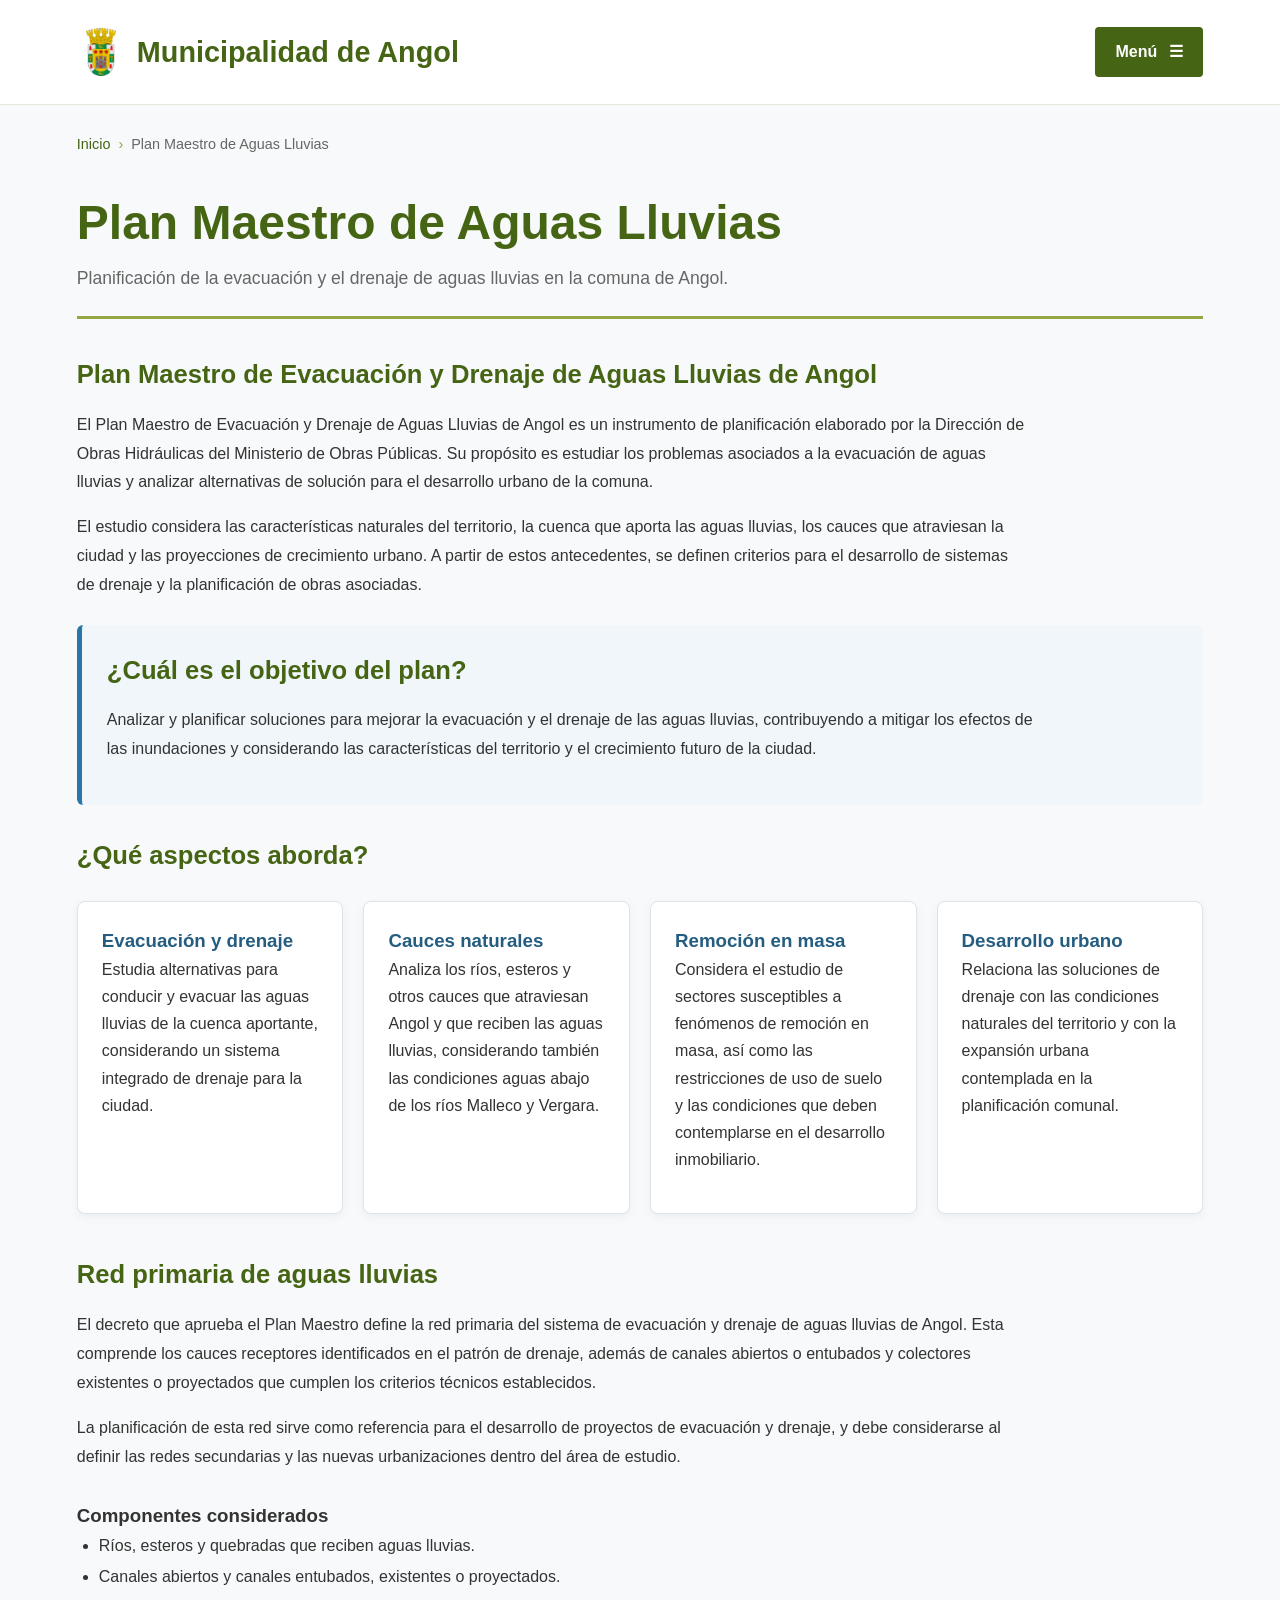
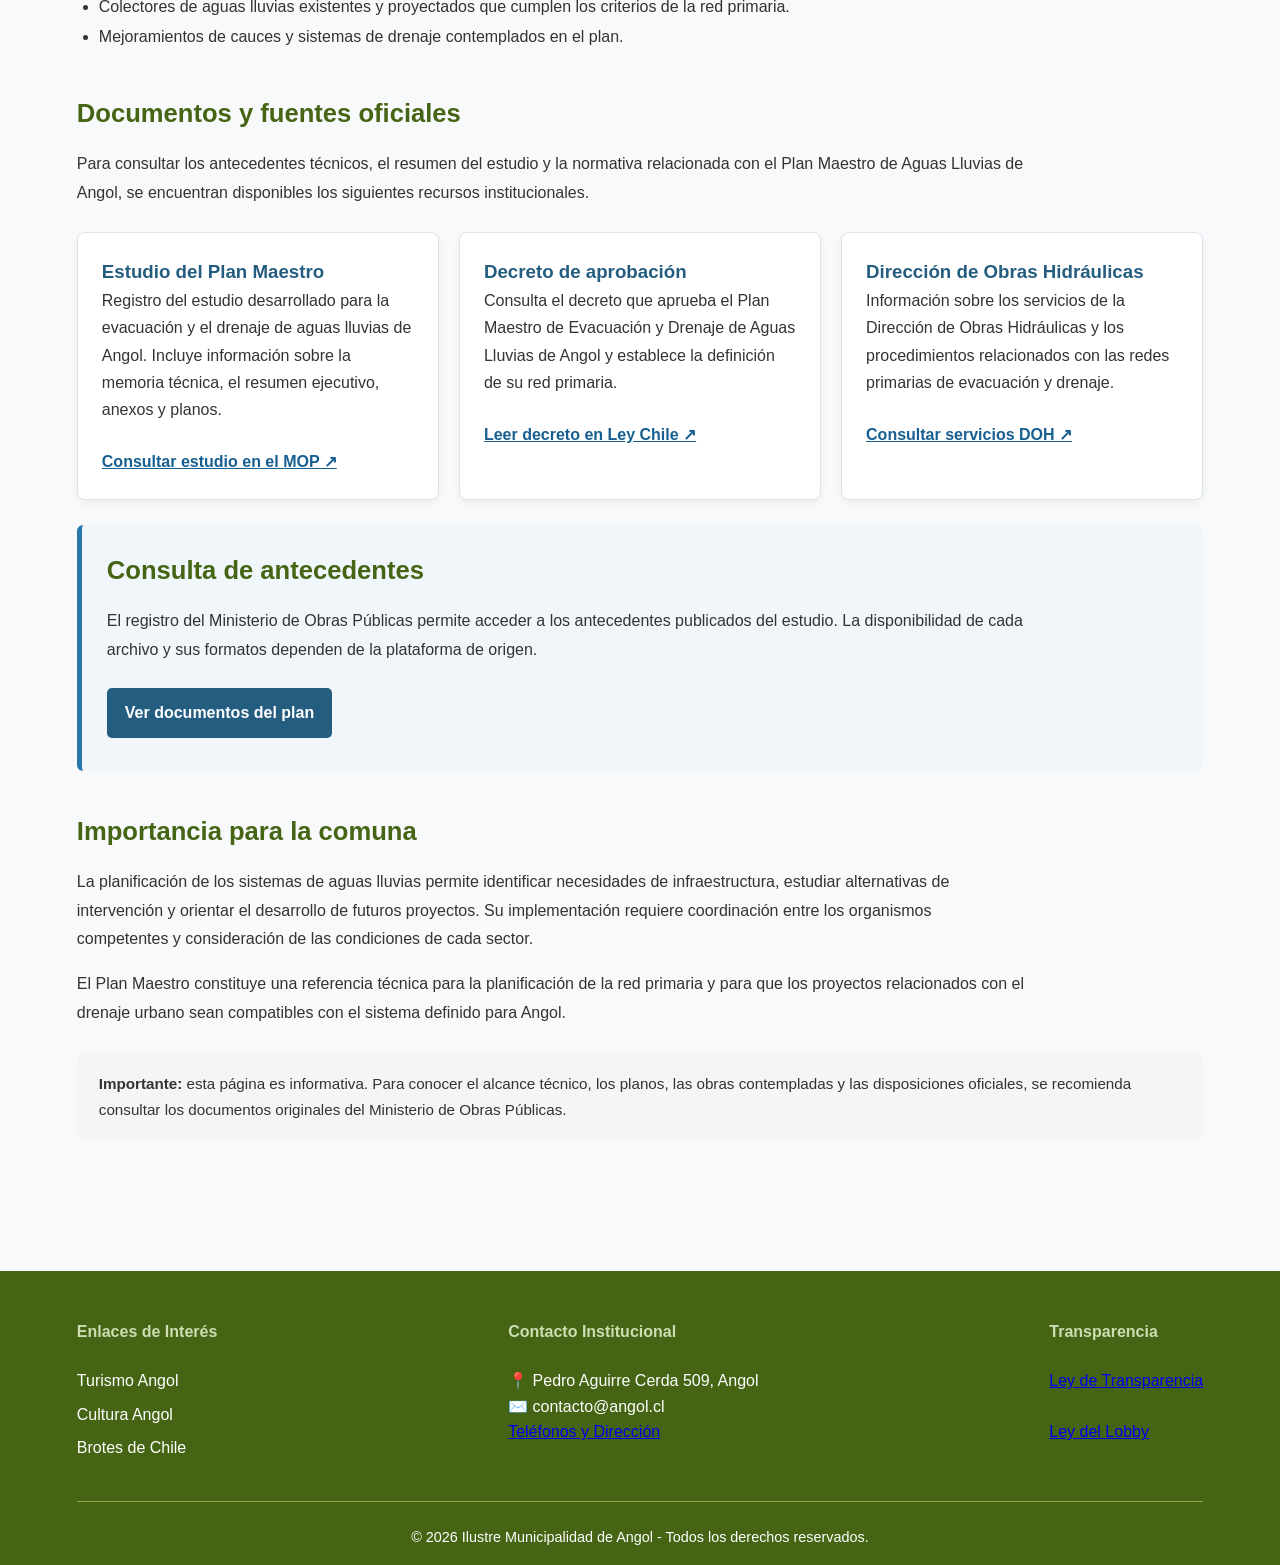
<file: plan-maestro-aguas-lluvias.html>
<!DOCTYPE html>
<html lang="es">
<head>
    <meta charset="UTF-8">
    <meta name="viewport" content="width=device-width, initial-scale=1.0">
    <meta name="description" content="Información sobre el Plan Maestro de Evacuación y Drenaje de Aguas Lluvias de la comuna de Angol.">
    <title>Plan Maestro de Aguas Lluvias | Municipalidad de Angol</title>
    <link rel="stylesheet" href="style.css">

    <style>
        .aguas-lluvias-intro {
            margin-bottom: 30px;
        }

        .aguas-lluvias-intro p,
        .bloque-contenido p {
            line-height: 1.8;
        }

        .aguas-lluvias-destacado {
            padding: 25px;
            margin: 25px 0;
            border-left: 5px solid #2877a8;
            border-radius: 6px;
            background: #f1f6fa;
        }

        .aguas-lluvias-destacado h2 {
            margin-top: 0;
        }

        .aguas-lluvias-grid {
            display: grid;
            grid-template-columns: repeat(auto-fit, minmax(230px, 1fr));
            gap: 20px;
            margin: 25px 0;
        }

        .aguas-lluvias-card {
            padding: 24px;
            border: 1px solid #dce4ea;
            border-radius: 8px;
            background: #fff;
            box-shadow: 0 3px 10px rgba(0, 0, 0, 0.05);
        }

        .aguas-lluvias-card h3 {
            margin-top: 0;
            color: #245d80;
        }

        .aguas-lluvias-card p {
            line-height: 1.7;
        }

        .aguas-lluvias-enlace {
            display: inline-block;
            margin-top: 10px;
            color: #175f91;
            font-weight: 600;
            text-decoration: underline;
        }

        .aguas-lluvias-enlace:hover {
            color: #103d5c;
        }

        .aguas-lluvias-lista {
            padding-left: 22px;
            line-height: 1.9;
        }

        .aguas-lluvias-nota {
            margin-top: 25px;
            padding: 18px 22px;
            background: #f5f5f5;
            border-radius: 6px;
            font-size: 0.95rem;
            line-height: 1.7;
        }

        .aguas-lluvias-boton {
            display: inline-block;
            margin: 8px 8px 8px 0;
            padding: 12px 18px;
            border-radius: 5px;
            background: #245d80;
            color: #fff;
            text-decoration: none;
            font-weight: 600;
            transition: background 0.2s ease;
        }

        .aguas-lluvias-boton:hover {
            background: #17415c;
        }

        .aguas-lluvias-subtitulo {
            margin-top: 30px;
        }

        @media (max-width: 600px) {
            .aguas-lluvias-destacado {
                padding: 18px;
            }

            .aguas-lluvias-card {
                padding: 18px;
            }

            .aguas-lluvias-boton {
                display: block;
                text-align: center;
                margin-right: 0;
            }
        }
    </style>
</head>

<body data-page="Plan Maestro de Aguas Lluvias"
      data-page-url="plan-maestro-aguas-lluvias.html">

    <header class="interior-header">
        <a class="interior-logo" href="index.html" aria-label="Volver al inicio">
            <img src="Angol.ico" alt="" class="escudo-angol">
            <span>Municipalidad de Angol</span>
        </a>

        <div class="interior-menu">
            <button
                class="interior-menu-toggle"
                id="menuBoton"
                aria-expanded="false"
                aria-controls="menuDesplegable">
                Menú <span aria-hidden="true">☰</span>
            </button>

            <nav class="interior-menu-panel"
                 id="menuDesplegable"
                 aria-label="Menú principal">

                <ul class="interior-menu-lista">
                    <li><a href="index.html">Inicio</a></li>

                    <li>
                        <button class="interior-submenu-toggle"
                                aria-expanded="false"
                                aria-controls="submenuCiudad">
                            La Ciudad <span>▾</span>
                        </button>
                        <ul class="interior-submenu" id="submenuCiudad">
                            <li><a href="conoce-mas.html">Reseña</a></li>
                            <li><a href="conoce-mas.html">Hijo Ilustre</a></li>
                        </ul>
                    </li>

                    <li>
                        <button class="interior-submenu-toggle"
                                aria-expanded="false"
                                aria-controls="submenuMunicipalidad">
                            Municipalidad <span>▾</span>
                        </button>
                        <ul class="interior-submenu" id="submenuMunicipalidad">
                            <li><a href="conoce-mas.html">Alcaldía Municipal</a></li>
                            <li><a href="conoce-mas.html">Dirección de Administración</a></li>
                            <li><a href="conoce-mas.html">Dirección de Control Interno</a></li>
                        </ul>
                    </li>

                    <li>
                        <button class="interior-submenu-toggle"
                                aria-expanded="false"
                                aria-controls="submenuConcejo">
                            Concejo Municipal <span>▾</span>
                        </button>
                        <ul class="interior-submenu" id="submenuConcejo">
                            <li><a href="conoce-mas.html">Integrantes Concejo</a></li>
                            <li><a href="conoce-mas.html">Actas de Concejo</a></li>
                        </ul>
                    </li>

                    <li>
                        <button class="interior-submenu-toggle"
                                aria-expanded="false"
                                aria-controls="submenuServicios">
                            Servicios Online <span>▾</span>
                        </button>
                        <ul class="interior-submenu" id="submenuServicios">
                            <li><a href="servicios-online.html">Pago de Patentes</a></li>
                            <li><a href="servicios-online.html">Permisos de Circulación</a></li>
                        </ul>
                    </li>

                    <li>
                        <button class="interior-submenu-toggle"
                                aria-expanded="false"
                                aria-controls="submenuInformacion">
                            Información <span>▾</span>
                        </button>
                        <ul class="interior-submenu" id="submenuInformacion">
                            <li><a href="conoce-mas.html">Cuentas Públicas</a></li>
                            <li><a href="conoce-mas.html">Ordenanzas Municipales</a></li>
                        </ul>
                    </li>

                    <li><a href="conoce-mas.html">Plan Regulador</a></li>
                    <li><a href="plan-maestro-aguas-lluvias.html" aria-current="page">Plan Maestro de Aguas Lluvias</a></li>
                    <li><a href="noticias-municipales.html">Galería Fotográfica</a></li>
                    <li><a href="telefonos-y-direccion.html">Teléfonos y Dirección</a></li>
                </ul>
            </nav>
        </div>
    </header>

    <nav class="ruta-navegacion" aria-label="Ruta de navegación">
        <ol id="historialPaginas">
            <li><a href="index.html">Inicio</a></li>
        </ol>
    </nav>

    <main class="contenido-interior">

        <section class="encabezado-seccion">
            <h1>Plan Maestro de Aguas Lluvias</h1>
            <p>Planificación de la evacuación y el drenaje de aguas lluvias en la comuna de Angol.</p>
        </section>

        <section class="bloque-contenido aguas-lluvias-intro">
            <h2>Plan Maestro de Evacuación y Drenaje de Aguas Lluvias de Angol</h2>

            <p>
                El Plan Maestro de Evacuación y Drenaje de Aguas Lluvias de Angol
                es un instrumento de planificación elaborado por la Dirección de
                Obras Hidráulicas del Ministerio de Obras Públicas. Su propósito
                es estudiar los problemas asociados a la evacuación de aguas
                lluvias y analizar alternativas de solución para el desarrollo
                urbano de la comuna.
            </p>

            <p>
                El estudio considera las características naturales del territorio,
                la cuenca que aporta las aguas lluvias, los cauces que atraviesan
                la ciudad y las proyecciones de crecimiento urbano. A partir de
                estos antecedentes, se definen criterios para el desarrollo de
                sistemas de drenaje y la planificación de obras asociadas.
            </p>

            <div class="aguas-lluvias-destacado">
                <h2>¿Cuál es el objetivo del plan?</h2>
                <p>
                    Analizar y planificar soluciones para mejorar la evacuación
                    y el drenaje de las aguas lluvias, contribuyendo a mitigar
                    los efectos de las inundaciones y considerando las
                    características del territorio y el crecimiento futuro de
                    la ciudad.
                </p>
            </div>
        </section>

        <section class="bloque-contenido">
            <h2>¿Qué aspectos aborda?</h2>

            <div class="aguas-lluvias-grid">

                <article class="aguas-lluvias-card">
                    <h3>Evacuación y drenaje</h3>
                    <p>
                        Estudia alternativas para conducir y evacuar las aguas
                        lluvias de la cuenca aportante, considerando un sistema
                        integrado de drenaje para la ciudad.
                    </p>
                </article>

                <article class="aguas-lluvias-card">
                    <h3>Cauces naturales</h3>
                    <p>
                        Analiza los ríos, esteros y otros cauces que atraviesan
                        Angol y que reciben las aguas lluvias, considerando
                        también las condiciones aguas abajo de los ríos
                        Malleco y Vergara.
                    </p>
                </article>

                <article class="aguas-lluvias-card">
                    <h3>Remoción en masa</h3>
                    <p>
                        Considera el estudio de sectores susceptibles a
                        fenómenos de remoción en masa, así como las restricciones
                        de uso de suelo y las condiciones que deben contemplarse
                        en el desarrollo inmobiliario.
                    </p>
                </article>

                <article class="aguas-lluvias-card">
                    <h3>Desarrollo urbano</h3>
                    <p>
                        Relaciona las soluciones de drenaje con las condiciones
                        naturales del territorio y con la expansión urbana
                        contemplada en la planificación comunal.
                    </p>
                </article>

            </div>
        </section>

        <section class="bloque-contenido">
            <h2>Red primaria de aguas lluvias</h2>

            <p>
                El decreto que aprueba el Plan Maestro define la red primaria
                del sistema de evacuación y drenaje de aguas lluvias de Angol.
                Esta comprende los cauces receptores identificados en el patrón
                de drenaje, además de canales abiertos o entubados y colectores
                existentes o proyectados que cumplen los criterios técnicos
                establecidos.
            </p>

            <p>
                La planificación de esta red sirve como referencia para el
                desarrollo de proyectos de evacuación y drenaje, y debe
                considerarse al definir las redes secundarias y las nuevas
                urbanizaciones dentro del área de estudio.
            </p>

            <h3 class="aguas-lluvias-subtitulo">Componentes considerados</h3>

            <ul class="aguas-lluvias-lista">
                <li>Ríos, esteros y quebradas que reciben aguas lluvias.</li>
                <li>Canales abiertos y canales entubados, existentes o proyectados.</li>
                <li>Colectores de aguas lluvias existentes y proyectados que cumplen los criterios de la red primaria.</li>
                <li>Mejoramientos de cauces y sistemas de drenaje contemplados en el plan.</li>
            </ul>
        </section>

        <section class="bloque-contenido">
            <h2>Documentos y fuentes oficiales</h2>

            <p>
                Para consultar los antecedentes técnicos, el resumen del estudio
                y la normativa relacionada con el Plan Maestro de Aguas Lluvias
                de Angol, se encuentran disponibles los siguientes recursos
                institucionales.
            </p>

            <div class="aguas-lluvias-grid">

                <article class="aguas-lluvias-card">
                    <h3>Estudio del Plan Maestro</h3>
                    <p>
                        Registro del estudio desarrollado para la evacuación
                        y el drenaje de aguas lluvias de Angol. Incluye
                        información sobre la memoria técnica, el resumen
                        ejecutivo, anexos y planos.
                    </p>
                    <a class="aguas-lluvias-enlace"
                       href="https://repositoriodirplan.mop.gob.cl/biblioteca/items/ae38d1ec-5f00-4e14-9dfc-eb89fb27cd25"
                       target="_blank"
                       rel="noopener noreferrer">
                        Consultar estudio en el MOP ↗
                    </a>
                </article>

                <article class="aguas-lluvias-card">
                    <h3>Decreto de aprobación</h3>
                    <p>
                        Consulta el decreto que aprueba el Plan Maestro de
                        Evacuación y Drenaje de Aguas Lluvias de Angol y
                        establece la definición de su red primaria.
                    </p>
                    <a class="aguas-lluvias-enlace"
                       href="https://www.bcn.cl/leychile/navegar?idNorma=1224902"
                       target="_blank"
                       rel="noopener noreferrer">
                        Leer decreto en Ley Chile ↗
                    </a>
                </article>

                <article class="aguas-lluvias-card">
                    <h3>Dirección de Obras Hidráulicas</h3>
                    <p>
                        Información sobre los servicios de la Dirección de
                        Obras Hidráulicas y los procedimientos relacionados
                        con las redes primarias de evacuación y drenaje.
                    </p>
                    <a class="aguas-lluvias-enlace"
                       href="https://doh.mop.gob.cl/servicios/"
                       target="_blank"
                       rel="noopener noreferrer">
                        Consultar servicios DOH ↗
                    </a>
                </article>

            </div>

            <div class="aguas-lluvias-destacado">
                <h2>Consulta de antecedentes</h2>
                <p>
                    El registro del Ministerio de Obras Públicas permite acceder
                    a los antecedentes publicados del estudio. La disponibilidad
                    de cada archivo y sus formatos dependen de la plataforma
                    de origen.
                </p>
                <a class="aguas-lluvias-boton"
                   href="https://repositoriodirplan.mop.gob.cl/biblioteca/items/ae38d1ec-5f00-4e14-9dfc-eb89fb27cd25"
                   target="_blank"
                   rel="noopener noreferrer">
                    Ver documentos del plan
                </a>
            </div>
        </section>

        <section class="bloque-contenido">
            <h2>Importancia para la comuna</h2>

            <p>
                La planificación de los sistemas de aguas lluvias permite
                identificar necesidades de infraestructura, estudiar alternativas
                de intervención y orientar el desarrollo de futuros proyectos.
                Su implementación requiere coordinación entre los organismos
                competentes y consideración de las condiciones de cada sector.
            </p>

            <p>
                El Plan Maestro constituye una referencia técnica para la
                planificación de la red primaria y para que los proyectos
                relacionados con el drenaje urbano sean compatibles con el
                sistema definido para Angol.
            </p>

            <div class="aguas-lluvias-nota">
                <strong>Importante:</strong> esta página es informativa. Para
                conocer el alcance técnico, los planos, las obras contempladas
                y las disposiciones oficiales, se recomienda consultar los
                documentos originales del Ministerio de Obras Públicas.
            </div>
        </section>

    </main>

    <footer>
        <div class="footer-content">

            <div class="footer-section">
                <h4>Enlaces de Interés</h4>
                <ul>
                    <li><a href="departamento-turismo.html">Turismo Angol</a></li>
                    <li><a href="conoce-mas.html">Cultura Angol</a></li>
                    <li><a href="departamento-turismo.html">Brotes de Chile</a></li>
                </ul>
            </div>

            <div class="footer-section">
                <h4>Contacto Institucional</h4>
                <p>📍 Pedro Aguirre Cerda 509, Angol</p>
                <p>✉️ contacto@angol.cl</p>
                <p><a href="telefonos-y-direccion.html">Teléfonos y Dirección</a></p>
            </div>

            <div class="footer-section">
                <h4>Transparencia</h4>
                <a href="conoce-mas.html" class="btn-secondary">Ley de Transparencia</a>
                <br><br>
                <a href="conoce-mas.html" class="btn-secondary">Ley del Lobby</a>
            </div>

        </div>

        <div class="footer-bottom">
            <p>&copy; 2026 Ilustre Municipalidad de Angol - Todos los derechos reservados.</p>
        </div>
    </footer>

    <script>
        document.addEventListener("DOMContentLoaded", () => {
            const botonMenu = document.getElementById("menuBoton");
            const panelMenu = document.getElementById("menuDesplegable");

            if (botonMenu && panelMenu) {
                botonMenu.addEventListener("click", () => {
                    const abierto = panelMenu.classList.toggle("abierto");
                    botonMenu.setAttribute("aria-expanded", String(abierto));
                });
            }

            document.querySelectorAll(".interior-submenu-toggle").forEach(boton => {
                boton.addEventListener("click", () => {
                    const submenu = document.getElementById(
                        boton.getAttribute("aria-controls")
                    );

                    if (!submenu) return;

                    const abierto = submenu.classList.toggle("abierto");
                    boton.setAttribute("aria-expanded", String(abierto));
                });
            });

            // Historial de páginas visitadas durante esta sesión.
            const paginaActual = {
                nombre: document.body.dataset.page,
                url: document.body.dataset.pageUrl
            };

            let historial = [];

            try {
                historial = JSON.parse(
                    sessionStorage.getItem("historialAngol") || "[]"
                );

                if (!Array.isArray(historial)) {
                    historial = [];
                }
            } catch (error) {
                historial = [];
            }

            const posicionExistente = historial.findIndex(
                pagina => pagina.url === paginaActual.url
            );

            if (posicionExistente >= 0) {
                historial = historial.slice(0, posicionExistente + 1);
            } else {
                historial.push(paginaActual);
            }

            if (historial.length > 8) {
                historial = historial.slice(-8);
            }

            try {
                sessionStorage.setItem(
                    "historialAngol",
                    JSON.stringify(historial)
                );
            } catch (error) {
                // La página sigue funcionando si el almacenamiento está bloqueado.
            }

            const listaHistorial = document.getElementById("historialPaginas");

            if (listaHistorial) {
                historial.forEach((pagina, indice) => {
                    const elemento = document.createElement("li");

                    if (indice === historial.length - 1) {
                        elemento.textContent = pagina.nombre;
                        elemento.setAttribute("aria-current", "page");
                    } else {
                        const enlace = document.createElement("a");
                        enlace.href = pagina.url;
                        enlace.textContent = pagina.nombre;
                        elemento.appendChild(enlace);
                    }

                    listaHistorial.appendChild(elemento);
                });
            }
        });
    </script>

</body>
</html>
</file>
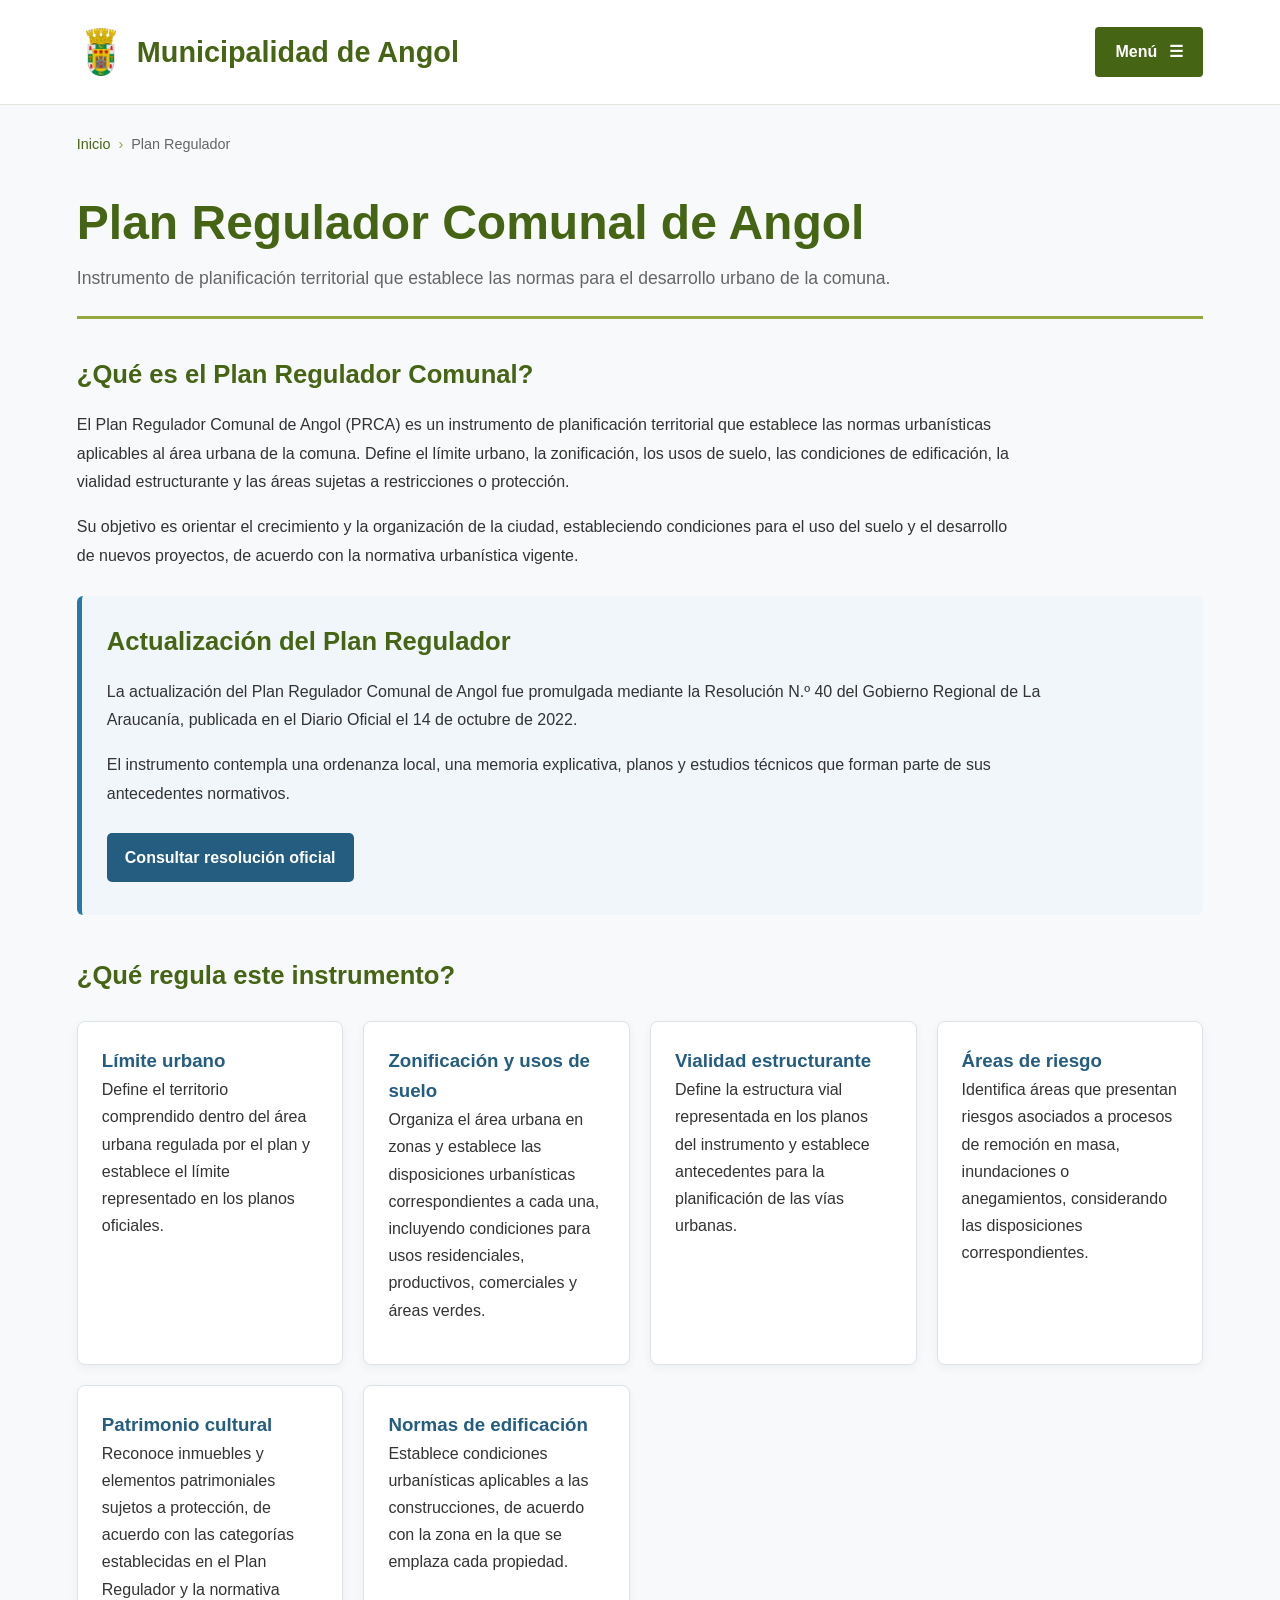
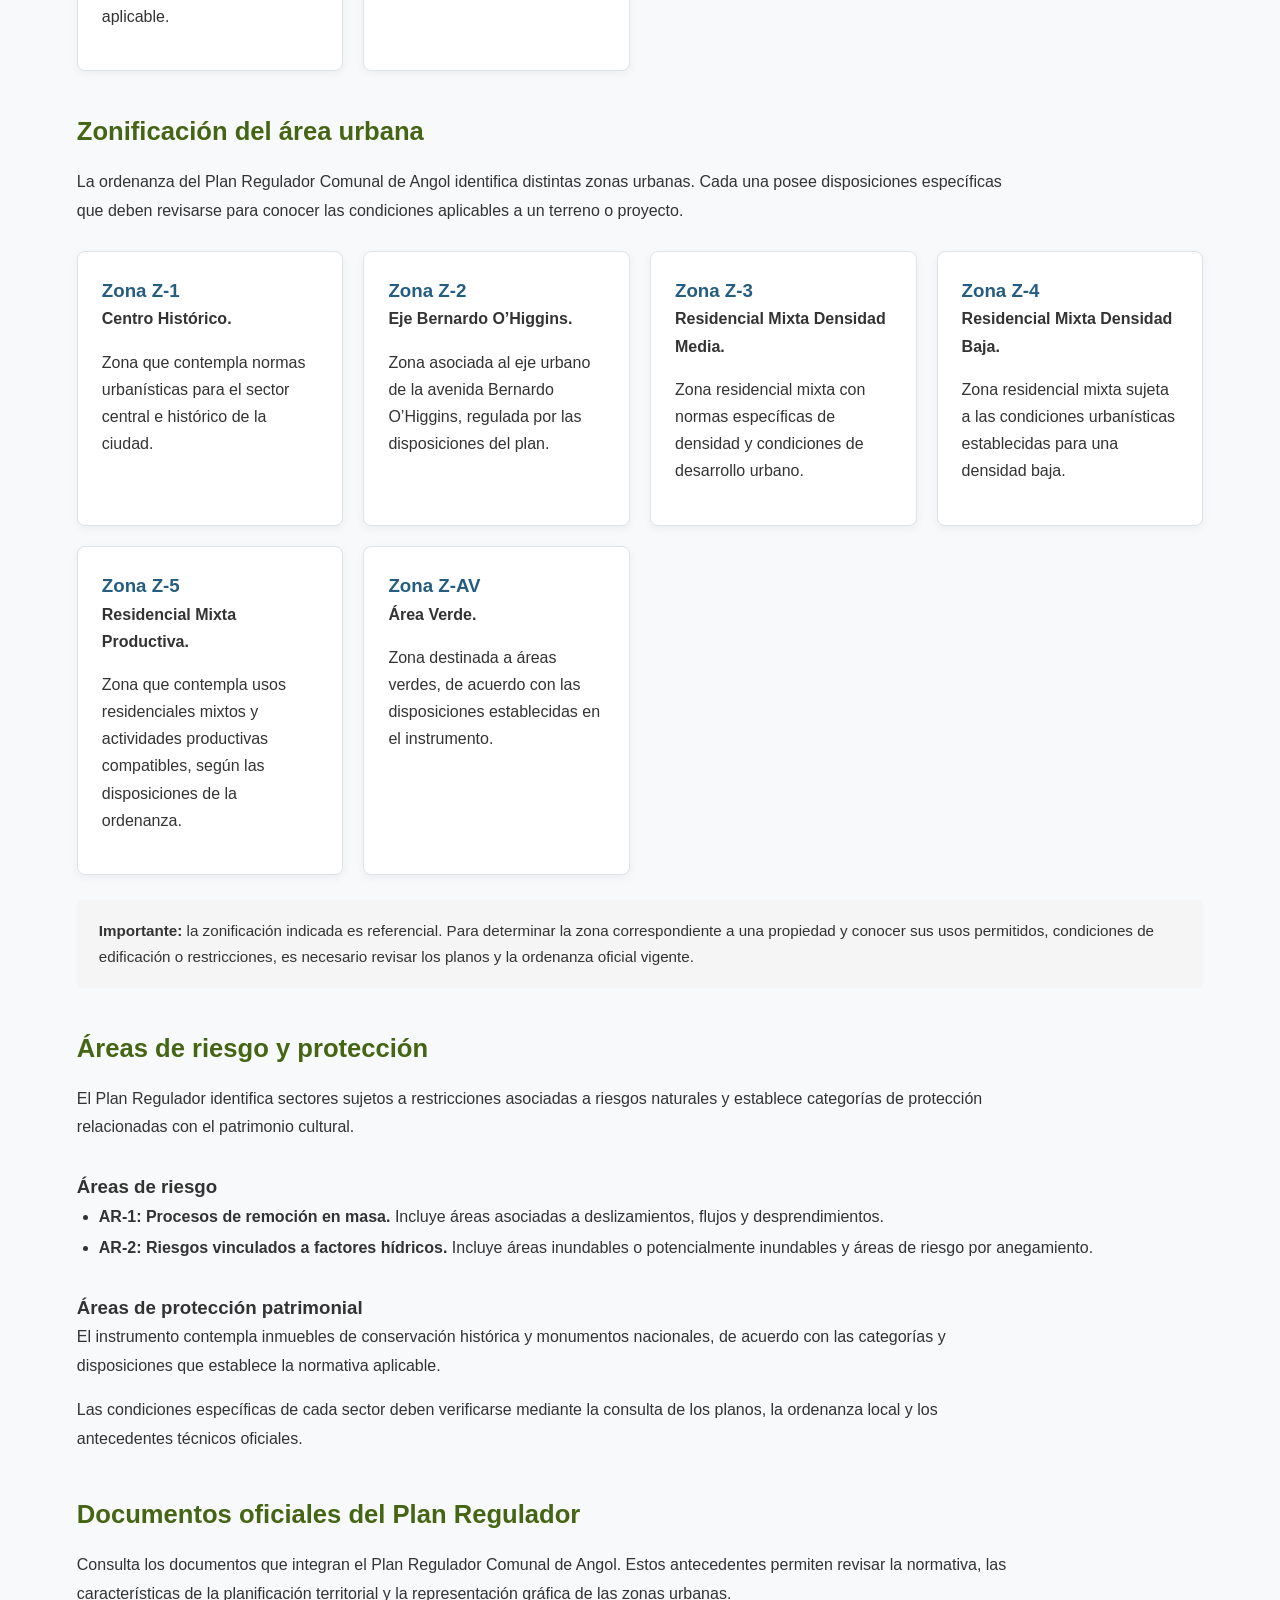
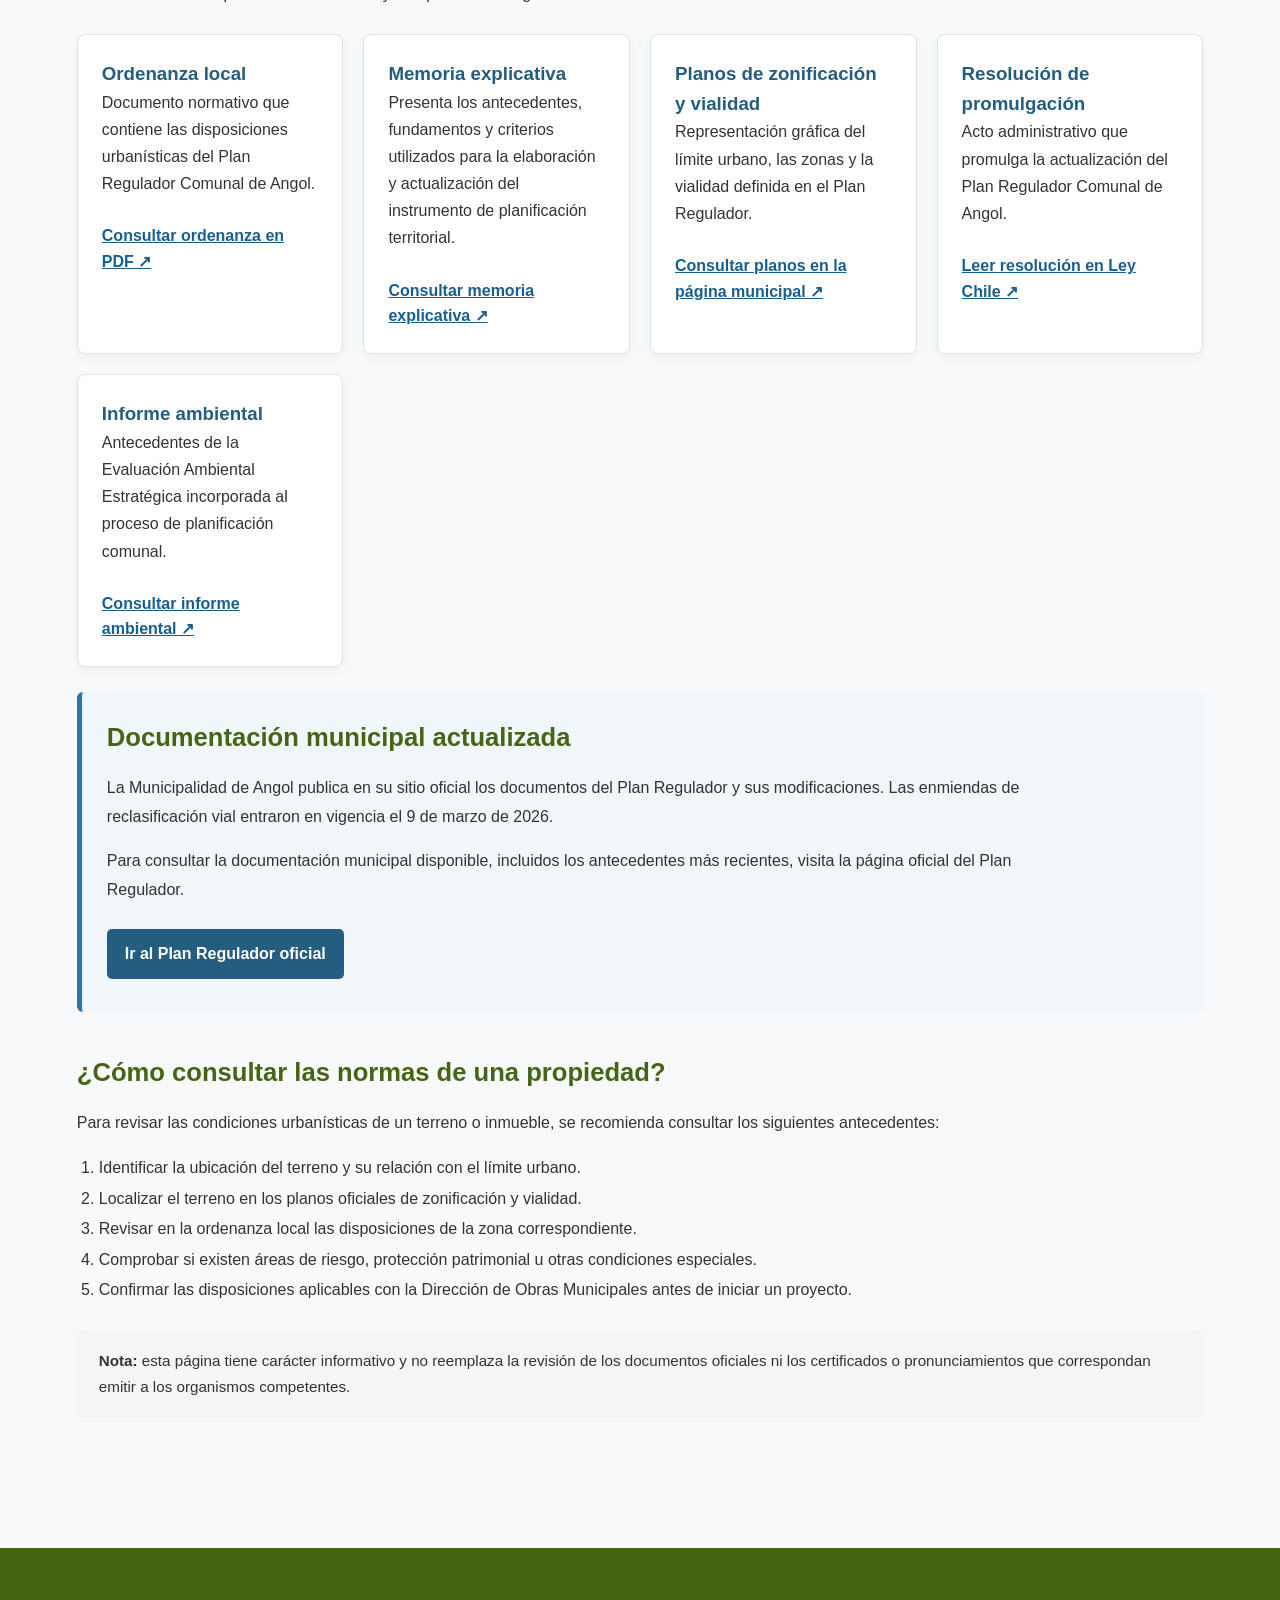
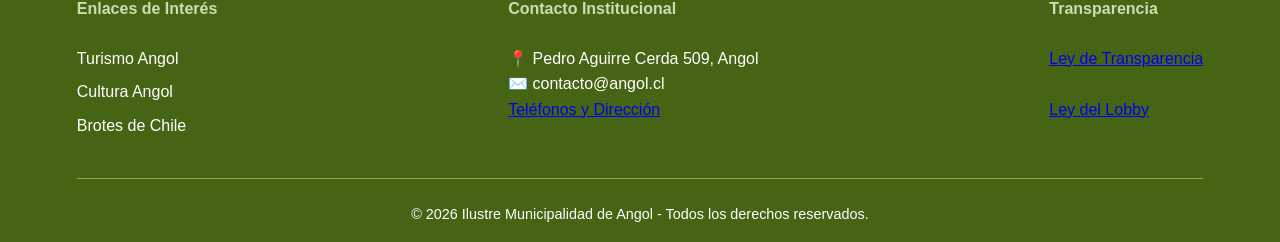
<file: plan-regulador.html>
<!DOCTYPE html>
<html lang="es">
<head>
    <meta charset="UTF-8">
    <meta name="viewport" content="width=device-width, initial-scale=1.0">
    <meta name="description" content="Consulta información, normativa, planos y documentos oficiales del Plan Regulador Comunal de Angol.">
    <title>Plan Regulador Comunal | Municipalidad de Angol</title>
    <link rel="stylesheet" href="style.css">

    <style>
        .plan-regulador-intro p,
        .bloque-contenido p {
            line-height: 1.8;
        }

        .pr-destacado {
            margin: 25px 0;
            padding: 25px;
            border-left: 5px solid #2877a8;
            border-radius: 6px;
            background: #f1f6fa;
        }

        .pr-destacado h2 {
            margin-top: 0;
        }

        .pr-grid {
            display: grid;
            grid-template-columns: repeat(auto-fit, minmax(230px, 1fr));
            gap: 20px;
            margin: 25px 0;
        }

        .pr-card {
            padding: 24px;
            border: 1px solid #dce4ea;
            border-radius: 8px;
            background: #fff;
            box-shadow: 0 3px 10px rgba(0, 0, 0, 0.05);
        }

        .pr-card h3 {
            margin-top: 0;
            color: #245d80;
        }

        .pr-card p {
            line-height: 1.7;
        }

        .pr-enlace {
            display: inline-block;
            margin-top: 10px;
            color: #175f91;
            font-weight: 600;
            text-decoration: underline;
            overflow-wrap: anywhere;
        }

        .pr-enlace:hover {
            color: #103d5c;
        }

        .pr-boton {
            display: inline-block;
            margin: 8px 8px 8px 0;
            padding: 12px 18px;
            border-radius: 5px;
            background: #245d80;
            color: #fff;
            text-decoration: none;
            font-weight: 600;
            transition: background 0.2s ease;
        }

        .pr-boton:hover {
            background: #17415c;
            color: #fff;
        }

        .pr-lista {
            padding-left: 22px;
            line-height: 1.9;
        }

        .pr-nota {
            margin-top: 25px;
            padding: 18px 22px;
            border-radius: 6px;
            background: #f5f5f5;
            font-size: 0.95rem;
            line-height: 1.7;
        }

        .pr-subtitulo {
            margin-top: 30px;
        }

        @media (max-width: 600px) {
            .pr-destacado,
            .pr-card {
                padding: 18px;
            }

            .pr-boton {
                display: block;
                margin-right: 0;
                text-align: center;
            }
        }
    </style>
</head>

<body data-page="Plan Regulador"
      data-page-url="plan-regulador.html">

    <header class="interior-header">
        <a class="interior-logo" href="index.html" aria-label="Volver al inicio">
            <img src="Angol.ico" alt="" class="escudo-angol">
            <span>Municipalidad de Angol</span>
        </a>

        <div class="interior-menu">
            <button
                class="interior-menu-toggle"
                id="menuBoton"
                aria-expanded="false"
                aria-controls="menuDesplegable">
                Menú <span aria-hidden="true">☰</span>
            </button>

            <nav class="interior-menu-panel"
                 id="menuDesplegable"
                 aria-label="Menú principal">

                <ul class="interior-menu-lista">
                    <li><a href="index.html">Inicio</a></li>

                    <li>
                        <button class="interior-submenu-toggle"
                                aria-expanded="false"
                                aria-controls="submenuCiudad">
                            La Ciudad <span>▾</span>
                        </button>
                        <ul class="interior-submenu" id="submenuCiudad">
                            <li><a href="conoce-mas.html">Reseña</a></li>
                            <li><a href="conoce-mas.html">Hijo Ilustre</a></li>
                        </ul>
                    </li>

                    <li>
                        <button class="interior-submenu-toggle"
                                aria-expanded="false"
                                aria-controls="submenuMunicipalidad">
                            Municipalidad <span>▾</span>
                        </button>
                        <ul class="interior-submenu" id="submenuMunicipalidad">
                            <li><a href="conoce-mas.html">Alcaldía Municipal</a></li>
                            <li><a href="conoce-mas.html">Dirección de Administración</a></li>
                            <li><a href="conoce-mas.html">Dirección de Control Interno</a></li>
                        </ul>
                    </li>

                    <li>
                        <button class="interior-submenu-toggle"
                                aria-expanded="false"
                                aria-controls="submenuConcejo">
                            Concejo Municipal <span>▾</span>
                        </button>
                        <ul class="interior-submenu" id="submenuConcejo">
                            <li><a href="conoce-mas.html">Integrantes Concejo</a></li>
                            <li><a href="conoce-mas.html">Actas de Concejo</a></li>
                        </ul>
                    </li>

                    <li>
                        <button class="interior-submenu-toggle"
                                aria-expanded="false"
                                aria-controls="submenuServicios">
                            Servicios Online <span>▾</span>
                        </button>
                        <ul class="interior-submenu" id="submenuServicios">
                            <li><a href="servicios-online.html">Pago de Patentes</a></li>
                            <li><a href="servicios-online.html">Permisos de Circulación</a></li>
                        </ul>
                    </li>

                    <li>
                        <button class="interior-submenu-toggle"
                                aria-expanded="false"
                                aria-controls="submenuInformacion">
                            Información <span>▾</span>
                        </button>
                        <ul class="interior-submenu" id="submenuInformacion">
                            <li><a href="conoce-mas.html">Cuentas Públicas</a></li>
                            <li><a href="conoce-mas.html">Ordenanzas Municipales</a></li>
                        </ul>
                    </li>

                    <li>
                        <a href="plan-regulador.html" aria-current="page">
                            Plan Regulador
                        </a>
                    </li>
                    <li>
                        <a href="plan-maestro-aguas-lluvias.html">
                            Plan Maestro de Aguas Lluvias
                        </a>
                    </li>
                    <li><a href="noticias-municipales.html">Galería Fotográfica</a></li>
                    <li><a href="telefonos-y-direccion.html">Teléfonos y Dirección</a></li>
                </ul>
            </nav>
        </div>
    </header>

    <nav class="ruta-navegacion" aria-label="Ruta de navegación">
        <ol id="historialPaginas">
            <li><a href="index.html">Inicio</a></li>
        </ol>
    </nav>

    <main class="contenido-interior">

        <section class="encabezado-seccion">
            <h1>Plan Regulador Comunal de Angol</h1>
            <p>
                Instrumento de planificación territorial que establece las normas
                para el desarrollo urbano de la comuna.
            </p>
        </section>

        <section class="bloque-contenido plan-regulador-intro">
            <h2>¿Qué es el Plan Regulador Comunal?</h2>

            <p>
                El Plan Regulador Comunal de Angol (PRCA) es un instrumento de
                planificación territorial que establece las normas urbanísticas
                aplicables al área urbana de la comuna. Define el límite urbano,
                la zonificación, los usos de suelo, las condiciones de edificación,
                la vialidad estructurante y las áreas sujetas a restricciones
                o protección.
            </p>

            <p>
                Su objetivo es orientar el crecimiento y la organización de la
                ciudad, estableciendo condiciones para el uso del suelo y el
                desarrollo de nuevos proyectos, de acuerdo con la normativa
                urbanística vigente.
            </p>

            <div class="pr-destacado">
                <h2>Actualización del Plan Regulador</h2>
                <p>
                    La actualización del Plan Regulador Comunal de Angol fue
                    promulgada mediante la Resolución N.º 40 del Gobierno
                    Regional de La Araucanía, publicada en el Diario Oficial
                    el 14 de octubre de 2022.
                </p>
                <p>
                    El instrumento contempla una ordenanza local, una memoria
                    explicativa, planos y estudios técnicos que forman parte
                    de sus antecedentes normativos.
                </p>
                <a class="pr-boton"
                   href="https://www.bcn.cl/leychile/navegar?i=1182816"
                   target="_blank"
                   rel="noopener noreferrer">
                    Consultar resolución oficial
                </a>
            </div>
        </section>

        <section class="bloque-contenido">
            <h2>¿Qué regula este instrumento?</h2>

            <div class="pr-grid">

                <article class="pr-card">
                    <h3>Límite urbano</h3>
                    <p>
                        Define el territorio comprendido dentro del área urbana
                        regulada por el plan y establece el límite representado
                        en los planos oficiales.
                    </p>
                </article>

                <article class="pr-card">
                    <h3>Zonificación y usos de suelo</h3>
                    <p>
                        Organiza el área urbana en zonas y establece las
                        disposiciones urbanísticas correspondientes a cada una,
                        incluyendo condiciones para usos residenciales,
                        productivos, comerciales y áreas verdes.
                    </p>
                </article>

                <article class="pr-card">
                    <h3>Vialidad estructurante</h3>
                    <p>
                        Define la estructura vial representada en los planos
                        del instrumento y establece antecedentes para la
                        planificación de las vías urbanas.
                    </p>
                </article>

                <article class="pr-card">
                    <h3>Áreas de riesgo</h3>
                    <p>
                        Identifica áreas que presentan riesgos asociados a
                        procesos de remoción en masa, inundaciones o anegamientos,
                        considerando las disposiciones correspondientes.
                    </p>
                </article>

                <article class="pr-card">
                    <h3>Patrimonio cultural</h3>
                    <p>
                        Reconoce inmuebles y elementos patrimoniales sujetos
                        a protección, de acuerdo con las categorías establecidas
                        en el Plan Regulador y la normativa aplicable.
                    </p>
                </article>

                <article class="pr-card">
                    <h3>Normas de edificación</h3>
                    <p>
                        Establece condiciones urbanísticas aplicables a las
                        construcciones, de acuerdo con la zona en la que se
                        emplaza cada propiedad.
                    </p>
                </article>

            </div>
        </section>

        <section class="bloque-contenido">
            <h2>Zonificación del área urbana</h2>

            <p>
                La ordenanza del Plan Regulador Comunal de Angol identifica
                distintas zonas urbanas. Cada una posee disposiciones específicas
                que deben revisarse para conocer las condiciones aplicables
                a un terreno o proyecto.
            </p>

            <div class="pr-grid">

                <article class="pr-card">
                    <h3>Zona Z-1</h3>
                    <p><strong>Centro Histórico.</strong></p>
                    <p>
                        Zona que contempla normas urbanísticas para el sector
                        central e histórico de la ciudad.
                    </p>
                </article>

                <article class="pr-card">
                    <h3>Zona Z-2</h3>
                    <p><strong>Eje Bernardo O’Higgins.</strong></p>
                    <p>
                        Zona asociada al eje urbano de la avenida Bernardo
                        O’Higgins, regulada por las disposiciones del plan.
                    </p>
                </article>

                <article class="pr-card">
                    <h3>Zona Z-3</h3>
                    <p><strong>Residencial Mixta Densidad Media.</strong></p>
                    <p>
                        Zona residencial mixta con normas específicas de
                        densidad y condiciones de desarrollo urbano.
                    </p>
                </article>

                <article class="pr-card">
                    <h3>Zona Z-4</h3>
                    <p><strong>Residencial Mixta Densidad Baja.</strong></p>
                    <p>
                        Zona residencial mixta sujeta a las condiciones
                        urbanísticas establecidas para una densidad baja.
                    </p>
                </article>

                <article class="pr-card">
                    <h3>Zona Z-5</h3>
                    <p><strong>Residencial Mixta Productiva.</strong></p>
                    <p>
                        Zona que contempla usos residenciales mixtos y
                        actividades productivas compatibles, según las
                        disposiciones de la ordenanza.
                    </p>
                </article>

                <article class="pr-card">
                    <h3>Zona Z-AV</h3>
                    <p><strong>Área Verde.</strong></p>
                    <p>
                        Zona destinada a áreas verdes, de acuerdo con las
                        disposiciones establecidas en el instrumento.
                    </p>
                </article>

            </div>

            <div class="pr-nota">
                <strong>Importante:</strong> la zonificación indicada es
                referencial. Para determinar la zona correspondiente a una
                propiedad y conocer sus usos permitidos, condiciones de
                edificación o restricciones, es necesario revisar los planos
                y la ordenanza oficial vigente.
            </div>
        </section>

        <section class="bloque-contenido">
            <h2>Áreas de riesgo y protección</h2>

            <p>
                El Plan Regulador identifica sectores sujetos a restricciones
                asociadas a riesgos naturales y establece categorías de
                protección relacionadas con el patrimonio cultural.
            </p>

            <h3 class="pr-subtitulo">Áreas de riesgo</h3>

            <ul class="pr-lista">
                <li>
                    <strong>AR-1: Procesos de remoción en masa.</strong>
                    Incluye áreas asociadas a deslizamientos, flujos y
                    desprendimientos.
                </li>
                <li>
                    <strong>AR-2: Riesgos vinculados a factores hídricos.</strong>
                    Incluye áreas inundables o potencialmente inundables y
                    áreas de riesgo por anegamiento.
                </li>
            </ul>

            <h3 class="pr-subtitulo">Áreas de protección patrimonial</h3>

            <p>
                El instrumento contempla inmuebles de conservación histórica
                y monumentos nacionales, de acuerdo con las categorías y
                disposiciones que establece la normativa aplicable.
            </p>

            <p>
                Las condiciones específicas de cada sector deben verificarse
                mediante la consulta de los planos, la ordenanza local y los
                antecedentes técnicos oficiales.
            </p>
        </section>

        <section class="bloque-contenido">
            <h2>Documentos oficiales del Plan Regulador</h2>

            <p>
                Consulta los documentos que integran el Plan Regulador Comunal
                de Angol. Estos antecedentes permiten revisar la normativa,
                las características de la planificación territorial y la
                representación gráfica de las zonas urbanas.
            </p>

            <div class="pr-grid">

                <article class="pr-card">
                    <h3>Ordenanza local</h3>
                    <p>
                        Documento normativo que contiene las disposiciones
                        urbanísticas del Plan Regulador Comunal de Angol.
                    </p>
                    <a class="pr-enlace"
                       href="https://angol.cl/images/planregulador/Ordenanza_Local_actualizada_ENE_2024.pdf"
                       target="_blank"
                       rel="noopener noreferrer">
                        Consultar ordenanza en PDF ↗
                    </a>
                </article>

                <article class="pr-card">
                    <h3>Memoria explicativa</h3>
                    <p>
                        Presenta los antecedentes, fundamentos y criterios
                        utilizados para la elaboración y actualización del
                        instrumento de planificación territorial.
                    </p>
                    <a class="pr-enlace"
                       href="https://www.angol.cl/transparencia/actos%2Cdecisiones/PLAN_REGULADOR/Memoria_Explicativa.pdf"
                       target="_blank"
                       rel="noopener noreferrer">
                        Consultar memoria explicativa ↗
                    </a>
                </article>

                <article class="pr-card">
                    <h3>Planos de zonificación y vialidad</h3>
                    <p>
                        Representación gráfica del límite urbano, las zonas
                        y la vialidad definida en el Plan Regulador.
                    </p>
                    <a class="pr-enlace"
                       href="https://angol.cl/index.php/plan-regulador"
                       target="_blank"
                       rel="noopener noreferrer">
                        Consultar planos en la página municipal ↗
                    </a>
                </article>

                <article class="pr-card">
                    <h3>Resolución de promulgación</h3>
                    <p>
                        Acto administrativo que promulga la actualización
                        del Plan Regulador Comunal de Angol.
                    </p>
                    <a class="pr-enlace"
                       href="https://www.bcn.cl/leychile/navegar?i=1182816"
                       target="_blank"
                       rel="noopener noreferrer">
                        Leer resolución en Ley Chile ↗
                    </a>
                </article>

                <article class="pr-card">
                    <h3>Informe ambiental</h3>
                    <p>
                        Antecedentes de la Evaluación Ambiental Estratégica
                        incorporada al proceso de planificación comunal.
                    </p>
                    <a class="pr-enlace"
                       href="https://angol.cl/images/planregulador/Informe_Ambiental.pdf"
                       target="_blank"
                       rel="noopener noreferrer">
                        Consultar informe ambiental ↗
                    </a>
                </article>

            </div>

            <div class="pr-destacado">
                <h2>Documentación municipal actualizada</h2>
                <p>
                    La Municipalidad de Angol publica en su sitio oficial
                    los documentos del Plan Regulador y sus modificaciones.
                    Las enmiendas de reclasificación vial entraron en vigencia
                    el 9 de marzo de 2026.
                </p>
                <p>
                    Para consultar la documentación municipal disponible,
                    incluidos los antecedentes más recientes, visita la
                    página oficial del Plan Regulador.
                </p>
                <a class="pr-boton"
                   href="https://angol.cl/index.php/plan-regulador"
                   target="_blank"
                   rel="noopener noreferrer">
                    Ir al Plan Regulador oficial
                </a>
            </div>
        </section>

        <section class="bloque-contenido">
            <h2>¿Cómo consultar las normas de una propiedad?</h2>

            <p>
                Para revisar las condiciones urbanísticas de un terreno o
                inmueble, se recomienda consultar los siguientes antecedentes:
            </p>

            <ol class="pr-lista">
                <li>
                    Identificar la ubicación del terreno y su relación con
                    el límite urbano.
                </li>
                <li>
                    Localizar el terreno en los planos oficiales de
                    zonificación y vialidad.
                </li>
                <li>
                    Revisar en la ordenanza local las disposiciones de la
                    zona correspondiente.
                </li>
                <li>
                    Comprobar si existen áreas de riesgo, protección
                    patrimonial u otras condiciones especiales.
                </li>
                <li>
                    Confirmar las disposiciones aplicables con la Dirección
                    de Obras Municipales antes de iniciar un proyecto.
                </li>
            </ol>

            <div class="pr-nota">
                <strong>Nota:</strong> esta página tiene carácter informativo
                y no reemplaza la revisión de los documentos oficiales ni
                los certificados o pronunciamientos que correspondan emitir
                a los organismos competentes.
            </div>
        </section>

    </main>

    <footer>
        <div class="footer-content">

            <div class="footer-section">
                <h4>Enlaces de Interés</h4>
                <ul>
                    <li><a href="departamento-turismo.html">Turismo Angol</a></li>
                    <li><a href="conoce-mas.html">Cultura Angol</a></li>
                    <li><a href="departamento-turismo.html">Brotes de Chile</a></li>
                </ul>
            </div>

            <div class="footer-section">
                <h4>Contacto Institucional</h4>
                <p>📍 Pedro Aguirre Cerda 509, Angol</p>
                <p>✉️ contacto@angol.cl</p>
                <p><a href="telefonos-y-direccion.html">Teléfonos y Dirección</a></p>
            </div>

            <div class="footer-section">
                <h4>Transparencia</h4>
                <a href="conoce-mas.html" class="btn-secondary">Ley de Transparencia</a>
                <br><br>
                <a href="conoce-mas.html" class="btn-secondary">Ley del Lobby</a>
            </div>

        </div>

        <div class="footer-bottom">
            <p>&copy; 2026 Ilustre Municipalidad de Angol - Todos los derechos reservados.</p>
        </div>
    </footer>

    <script>
        document.addEventListener("DOMContentLoaded", () => {
            const botonMenu = document.getElementById("menuBoton");
            const panelMenu = document.getElementById("menuDesplegable");

            if (botonMenu && panelMenu) {
                botonMenu.addEventListener("click", () => {
                    const abierto = panelMenu.classList.toggle("abierto");
                    botonMenu.setAttribute("aria-expanded", String(abierto));
                });
            }

            document.querySelectorAll(".interior-submenu-toggle").forEach(boton => {
                boton.addEventListener("click", () => {
                    const submenu = document.getElementById(
                        boton.getAttribute("aria-controls")
                    );

                    if (!submenu) return;

                    const abierto = submenu.classList.toggle("abierto");
                    boton.setAttribute("aria-expanded", String(abierto));
                });
            });

            // Historial de páginas visitadas durante esta sesión.
            const paginaActual = {
                nombre: document.body.dataset.page,
                url: document.body.dataset.pageUrl
            };

            let historial = [];

            try {
                historial = JSON.parse(
                    sessionStorage.getItem("historialAngol") || "[]"
                );

                if (!Array.isArray(historial)) {
                    historial = [];
                }
            } catch (error) {
                historial = [];
            }

            const posicionExistente = historial.findIndex(
                pagina => pagina.url === paginaActual.url
            );

            if (posicionExistente >= 0) {
                historial = historial.slice(0, posicionExistente + 1);
            } else {
                historial.push(paginaActual);
            }

            if (historial.length > 8) {
                historial = historial.slice(-8);
            }

            try {
                sessionStorage.setItem(
                    "historialAngol",
                    JSON.stringify(historial)
                );
            } catch (error) {
                // La página sigue funcionando si el almacenamiento está bloqueado.
            }

            const listaHistorial = document.getElementById("historialPaginas");

            if (listaHistorial) {
                historial.forEach((pagina, indice) => {
                    const elemento = document.createElement("li");

                    if (indice === historial.length - 1) {
                        elemento.textContent = pagina.nombre;
                        elemento.setAttribute("aria-current", "page");
                    } else {
                        const enlace = document.createElement("a");
                        enlace.href = pagina.url;
                        enlace.textContent = pagina.nombre;
                        elemento.appendChild(enlace);
                    }

                    listaHistorial.appendChild(elemento);
                });
            }
        });
    </script>

</body>
</html>
</file>
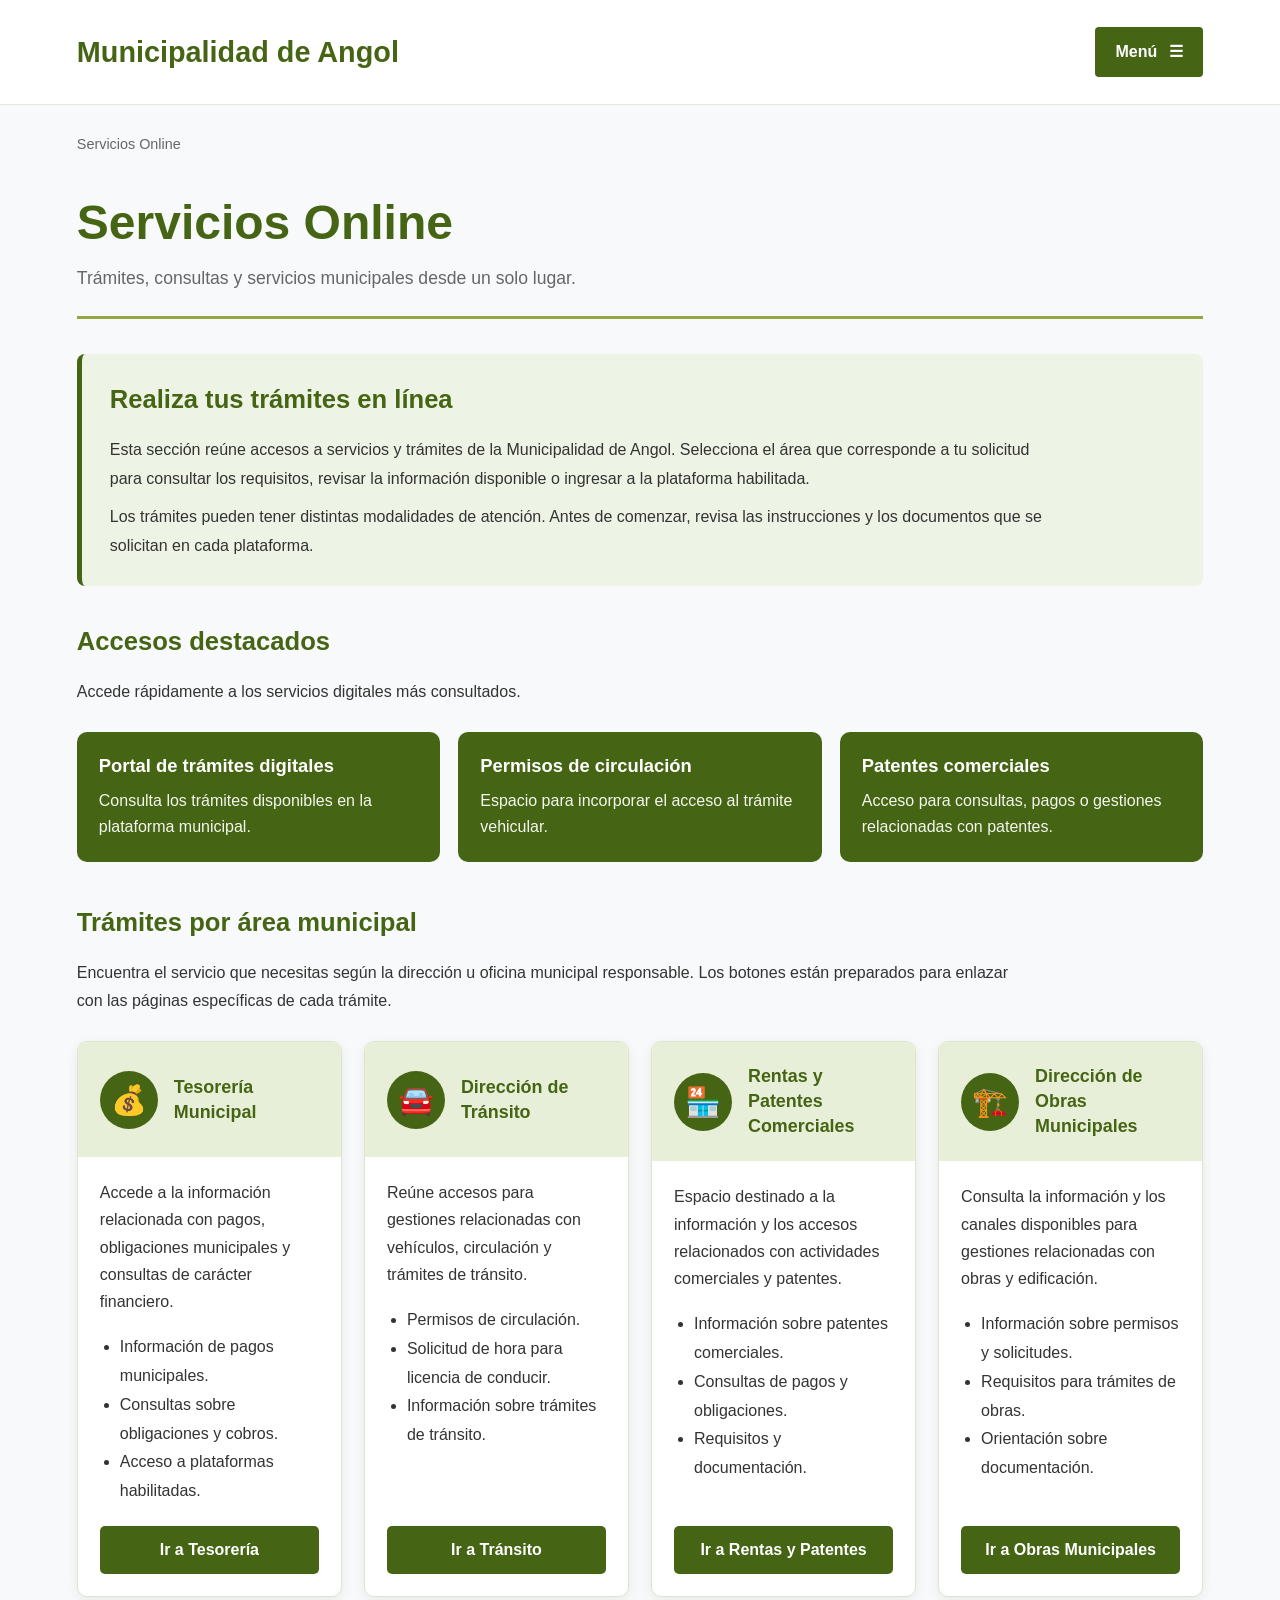
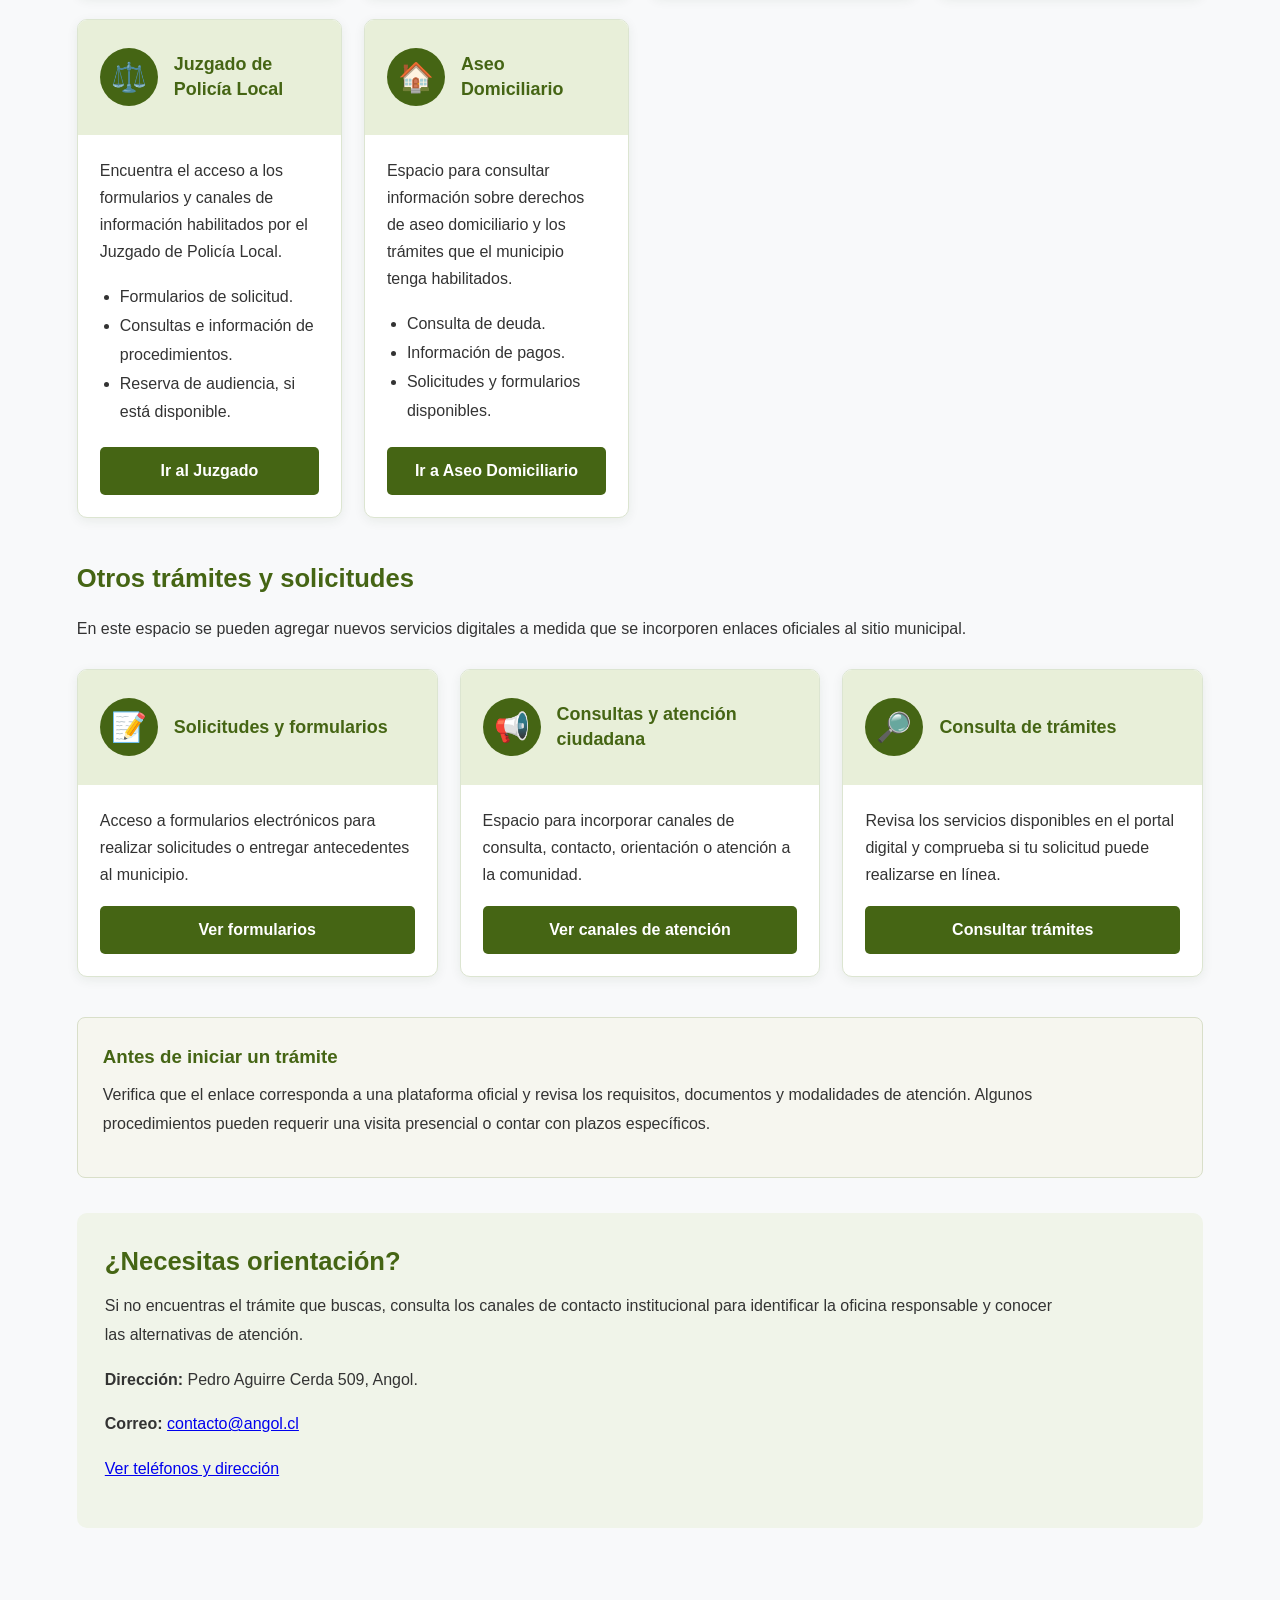
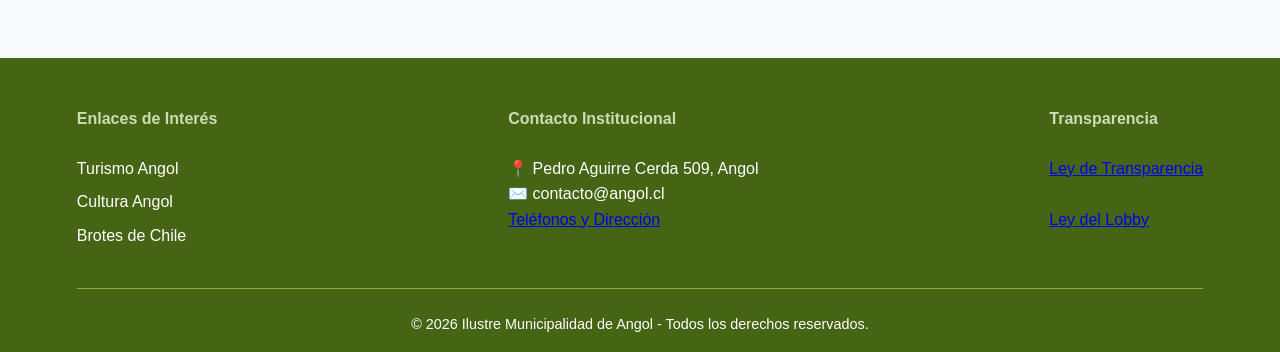
<file: servicios-online.html>
<!DOCTYPE html>
<html lang="es">
<head>
    <meta charset="UTF-8">
    <meta name="viewport" content="width=device-width, initial-scale=1.0">

    <title>Servicios Online | Municipalidad de Angol</title>

    <link rel="stylesheet" href="style.css">

    <style>
        /* Estilos exclusivos de Servicios Online */
        .servicios-intro {
            background: #eef4e5;
            border-left: 5px solid #456514;
            border-radius: 8px;
            padding: 25px 28px;
            margin-bottom: 32px;
        }

        .servicios-intro p {
            margin: 10px 0 0;
            line-height: 1.8;
        }

        .servicios-acceso-rapido {
            display: grid;
            grid-template-columns: repeat(auto-fit, minmax(220px, 1fr));
            gap: 18px;
            margin: 25px 0 40px;
        }

        .servicio-rapido {
            background: #456514;
            color: #ffffff;
            padding: 22px;
            border-radius: 10px;
            text-decoration: none;
            display: flex;
            flex-direction: column;
            gap: 10px;
            transition: transform 0.2s, background 0.2s;
        }

        .servicio-rapido:hover {
            background: #354e0e;
            transform: translateY(-3px);
        }

        .servicio-rapido .icono {
            font-size: 2rem;
        }

        .servicio-rapido h3 {
            margin: 0;
            font-size: 1.15rem;
        }

        .servicio-rapido p {
            margin: 0;
            line-height: 1.6;
            color: #f4f7ee;
        }

        .servicios-subtitulo {
            margin: 35px 0 8px;
            color: #456514;
            font-size: 1.65rem;
        }

        .servicios-descripcion {
            margin-bottom: 22px;
            line-height: 1.8;
        }

        .servicios-grid {
            display: grid;
            grid-template-columns: repeat(auto-fit, minmax(245px, 1fr));
            gap: 22px;
            margin: 25px 0 40px;
        }

        .servicio-card {
            display: flex;
            flex-direction: column;
            background: #ffffff;
            border: 1px solid #dce5d1;
            border-radius: 10px;
            overflow: hidden;
            box-shadow: 0 3px 12px rgba(35, 55, 20, 0.07);
            transition: transform 0.2s, box-shadow 0.2s;
        }

        .servicio-card:hover {
            transform: translateY(-4px);
            box-shadow: 0 7px 18px rgba(35, 55, 20, 0.13);
        }

        .servicio-card-cabecera {
            min-height: 115px;
            padding: 22px;
            background: #e8efd9;
            display: flex;
            align-items: center;
            gap: 16px;
        }

        .servicio-icono {
            width: 58px;
            height: 58px;
            flex-shrink: 0;
            display: flex;
            align-items: center;
            justify-content: center;
            border-radius: 50%;
            background: #456514;
            color: #ffffff;
            font-size: 1.8rem;
        }

        .servicio-card h3 {
            color: #456514;
            font-size: 1.12rem;
            line-height: 1.4;
            margin: 0;
        }

        .servicio-card-contenido {
            display: flex;
            flex-direction: column;
            flex: 1;
            padding: 22px;
        }

        .servicio-card-contenido p {
            line-height: 1.7;
            margin: 0 0 18px;
        }

        .servicio-card-contenido ul {
            padding-left: 20px;
            margin: 0 0 20px;
            line-height: 1.8;
        }

        .servicio-enlace {
            display: inline-block;
            margin-top: auto;
            padding: 11px 16px;
            background: #456514;
            color: #ffffff;
            text-align: center;
            text-decoration: none;
            font-weight: bold;
            border-radius: 5px;
            transition: background 0.2s;
        }

        .servicio-enlace:hover {
            background: #2f470c;
        }

        .servicio-enlace-secundario {
            display: inline-block;
            margin-top: 10px;
            color: #456514;
            font-weight: bold;
            text-align: center;
            text-decoration: underline;
        }

        .servicios-aviso {
            padding: 22px 25px;
            background: #f6f6ef;
            border: 1px solid #d9dfc9;
            border-radius: 8px;
            margin: 30px 0;
            line-height: 1.8;
        }

        .servicios-aviso h3 {
            color: #456514;
            margin-bottom: 8px;
        }

        .servicios-contacto {
            background: #f0f4e9;
            padding: 28px;
            border-radius: 10px;
            margin-top: 35px;
        }

        .servicios-contacto h2 {
            color: #456514;
            margin-bottom: 10px;
        }

        .servicios-contacto p {
            line-height: 1.8;
        }

        @media (max-width: 600px) {
            .servicios-grid {
                grid-template-columns: 1fr;
            }

            .servicios-intro,
            .servicios-contacto {
                padding: 20px;
            }

            .servicio-card-cabecera {
                padding: 18px;
            }
        }
    </style>
</head>

<body
    data-page="Servicios Online"
    data-page-url="servicios-online.html">

    <!-- ENCABEZADO INSTITUCIONAL -->
    <header class="interior-header">
        <a class="interior-logo" href="index.html">
            Municipalidad de Angol
        </a>

        <div class="interior-menu">
            <button
                class="interior-menu-toggle"
                id="menuBoton"
                aria-expanded="false"
                aria-controls="menuDesplegable">
                Menú <span aria-hidden="true">☰</span>
            </button>

            <nav
                class="interior-menu-panel"
                id="menuDesplegable"
                aria-label="Menú principal">

                <ul class="interior-menu-lista">
                    <li><a href="index.html">Inicio</a></li>

                    <li>
                        <button class="interior-submenu-toggle"
                                aria-expanded="false"
                                aria-controls="submenuCiudad">
                            La Ciudad <span>▾</span>
                        </button>
                        <ul class="interior-submenu" id="submenuCiudad">
                            <li><a href="conoce-mas.html">Reseña</a></li>
                            <li><a href="conoce-mas.html">Hijo Ilustre</a></li>
                        </ul>
                    </li>

                    <li>
                        <button class="interior-submenu-toggle"
                                aria-expanded="false"
                                aria-controls="submenuMunicipalidad">
                            Municipalidad <span>▾</span>
                        </button>
                        <ul class="interior-submenu" id="submenuMunicipalidad">
                            <li><a href="conoce-mas.html">Alcaldía Municipal</a></li>
                            <li><a href="conoce-mas.html">Dirección de Administración</a></li>
                            <li><a href="conoce-mas.html">Dirección de Control Interno</a></li>
                        </ul>
                    </li>

                    <li>
                        <button class="interior-submenu-toggle"
                                aria-expanded="false"
                                aria-controls="submenuConcejo">
                            Concejo Municipal <span>▾</span>
                        </button>
                        <ul class="interior-submenu" id="submenuConcejo">
                            <li><a href="conoce-mas.html">Integrantes Concejo</a></li>
                            <li><a href="conoce-mas.html">Actas de Concejo</a></li>
                        </ul>
                    </li>

                    <li>
                        <button class="interior-submenu-toggle"
                                aria-expanded="true"
                                aria-controls="submenuServicios">
                            Servicios Online <span>▾</span>
                        </button>
                        <ul class="interior-submenu abierto" id="submenuServicios">
                            <li><a href="servicios-online.html">Pago de Patentes</a></li>
                            <li><a href="servicios-online.html">Permisos de Circulación</a></li>
                        </ul>
                    </li>

                    <li>
                        <button class="interior-submenu-toggle"
                                aria-expanded="false"
                                aria-controls="submenuInformacion">
                            Información <span>▾</span>
                        </button>
                        <ul class="interior-submenu" id="submenuInformacion">
                            <li><a href="conoce-mas.html">Cuentas Públicas</a></li>
                            <li><a href="conoce-mas.html">Ordenanzas Municipales</a></li>
                        </ul>
                    </li>

                    <li><a href="conoce-mas.html">Plan Regulador</a></li>
                    <li><a href="conoce-mas.html">Plan Maestro de Aguas Lluvias</a></li>
                    <li><a href="noticias-municipales.html">Galería Fotográfica</a></li>
                    <li><a href="telefonos-y-direccion.html">Teléfonos y Dirección</a></li>
                </ul>
            </nav>
        </div>
    </header>

    <!-- HISTORIAL DE NAVEGACIÓN: MISMA ESTRUCTURA QUE NOTICIAS -->
    <nav class="ruta-navegacion" aria-label="Ruta de navegación">
        <ol id="historialPaginas">
            <li><a href="index.html">Inicio</a></li>
        </ol>
    </nav>

    <!-- CONTENIDO PRINCIPAL -->
    <main class="contenido-interior">

        <section class="encabezado-seccion">
            <h1>Servicios Online</h1>
            <p>Trámites, consultas y servicios municipales desde un solo lugar.</p>
        </section>

        <section class="bloque-contenido">

            <div class="servicios-intro">
                <h2>Realiza tus trámites en línea</h2>
                <p>
                    Esta sección reúne accesos a servicios y trámites de la
                    Municipalidad de Angol. Selecciona el área que corresponde
                    a tu solicitud para consultar los requisitos, revisar la
                    información disponible o ingresar a la plataforma habilitada.
                </p>
                <p>
                    Los trámites pueden tener distintas modalidades de atención.
                    Antes de comenzar, revisa las instrucciones y los documentos
                    que se solicitan en cada plataforma.
                </p>
            </div>

            <!-- ACCESOS DESTACADOS -->
            <h2 class="servicios-subtitulo">Accesos destacados</h2>
            <p class="servicios-descripcion">
                Accede rápidamente a los servicios digitales más consultados.
            </p>

            <div class="servicios-acceso-rapido">

                <a class="servicio-rapido"
                   href="https://angol.municipalidad.digital.gob.cl/home"
                   target="_blank"
                   rel="noopener noreferrer">
                    <h3>Portal de trámites digitales</h3>
                    <p>Consulta los trámites disponibles en la plataforma municipal.</p>
                </a>

                <a class="servicio-rapido"
                   href="REEMPLAZAR_LINK_PERMISOS_CIRCULACION">
                    
                    <h3>Permisos de circulación</h3>
                    <p>Espacio para incorporar el acceso al trámite vehicular.</p>
                </a>

                <a class="servicio-rapido"
                   href="REEMPLAZAR_LINK_PATENTES">
                   
                    <h3>Patentes comerciales</h3>
                    <p>Acceso para consultas, pagos o gestiones relacionadas con patentes.</p>
                </a>

            </div>

            <!-- TARJETAS DE SERVICIOS POR ÁREA -->
            <h2 class="servicios-subtitulo">Trámites por área municipal</h2>
            <p class="servicios-descripcion">
                Encuentra el servicio que necesitas según la dirección u oficina
                municipal responsable. Los botones están preparados para enlazar
                con las páginas específicas de cada trámite.
            </p>

            <div class="servicios-grid">

                <!-- TESORERÍA -->
                <article class="servicio-card">
                    <div class="servicio-card-cabecera">
                        <div class="servicio-icono" aria-hidden="true">💰</div>
                        <h3>Tesorería Municipal</h3>
                    </div>
                    <div class="servicio-card-contenido">
                        <p>
                            Accede a la información relacionada con pagos,
                            obligaciones municipales y consultas de carácter
                            financiero.
                        </p>
                        <ul>
                            <li>Información de pagos municipales.</li>
                            <li>Consultas sobre obligaciones y cobros.</li>
                            <li>Acceso a plataformas habilitadas.</li>
                        </ul>
                        <a class="servicio-enlace"
                           href="REEMPLAZAR_LINK_TESORERIA">
                            Ir a Tesorería
                        </a>
                    </div>
                </article>

                <!-- TRÁNSITO -->
                <article class="servicio-card">
                    <div class="servicio-card-cabecera">
                        <div class="servicio-icono" aria-hidden="true">🚘</div>
                        <h3>Dirección de Tránsito</h3>
                    </div>
                    <div class="servicio-card-contenido">
                        <p>
                            Reúne accesos para gestiones relacionadas con
                            vehículos, circulación y trámites de tránsito.
                        </p>
                        <ul>
                            <li>Permisos de circulación.</li>
                            <li>Solicitud de hora para licencia de conducir.</li>
                            <li>Información sobre trámites de tránsito.</li>
                        </ul>
                        <a class="servicio-enlace"
                           href="REEMPLAZAR_LINK_TRANSITO">
                            Ir a Tránsito
                        </a>
                    </div>
                </article>

                <!-- RENTAS Y PATENTES -->
                <article class="servicio-card">
                    <div class="servicio-card-cabecera">
                        <div class="servicio-icono" aria-hidden="true">🏪</div>
                        <h3>Rentas y Patentes Comerciales</h3>
                    </div>
                    <div class="servicio-card-contenido">
                        <p>
                            Espacio destinado a la información y los accesos
                            relacionados con actividades comerciales y patentes.
                        </p>
                        <ul>
                            <li>Información sobre patentes comerciales.</li>
                            <li>Consultas de pagos y obligaciones.</li>
                            <li>Requisitos y documentación.</li>
                        </ul>
                        <a class="servicio-enlace"
                           href="REEMPLAZAR_LINK_RENTAS_PATENTES">
                            Ir a Rentas y Patentes
                        </a>
                    </div>
                </article>

                <!-- OBRAS MUNICIPALES -->
                <article class="servicio-card">
                    <div class="servicio-card-cabecera">
                        <div class="servicio-icono" aria-hidden="true">🏗️</div>
                        <h3>Dirección de Obras Municipales</h3>
                    </div>
                    <div class="servicio-card-contenido">
                        <p>
                            Consulta la información y los canales disponibles
                            para gestiones relacionadas con obras y edificación.
                        </p>
                        <ul>
                            <li>Información sobre permisos y solicitudes.</li>
                            <li>Requisitos para trámites de obras.</li>
                            <li>Orientación sobre documentación.</li>
                        </ul>
                        <a class="servicio-enlace"
                           href="REEMPLAZAR_LINK_OBRAS_MUNICIPALES">
                            Ir a Obras Municipales
                        </a>
                    </div>
                </article>

                <!-- JUZGADO DE POLICÍA LOCAL -->
                <article class="servicio-card">
                    <div class="servicio-card-cabecera">
                        <div class="servicio-icono" aria-hidden="true">⚖️</div>
                        <h3>Juzgado de Policía Local</h3>
                    </div>
                    <div class="servicio-card-contenido">
                        <p>
                            Encuentra el acceso a los formularios y canales
                            de información habilitados por el Juzgado de
                            Policía Local.
                        </p>
                        <ul>
                            <li>Formularios de solicitud.</li>
                            <li>Consultas e información de procedimientos.</li>
                            <li>Reserva de audiencia, si está disponible.</li>
                        </ul>
                        <a class="servicio-enlace"
                           href="REEMPLAZAR_LINK_JUZGADO_POLICIA_LOCAL">
                            Ir al Juzgado
                        </a>
                    </div>
                </article>

                <!-- ASEO DOMICILIARIO -->
                <article class="servicio-card">
                    <div class="servicio-card-cabecera">
                        <div class="servicio-icono" aria-hidden="true">🏠</div>
                        <h3>Aseo Domiciliario</h3>
                    </div>
                    <div class="servicio-card-contenido">
                        <p>
                            Espacio para consultar información sobre derechos
                            de aseo domiciliario y los trámites que el municipio
                            tenga habilitados.
                        </p>
                        <ul>
                            <li>Consulta de deuda.</li>
                            <li>Información de pagos.</li>
                            <li>Solicitudes y formularios disponibles.</li>
                        </ul>
                        <a class="servicio-enlace"
                           href="REEMPLAZAR_LINK_ASEO_DOMICILIARIO">
                            Ir a Aseo Domiciliario
                        </a>
                    </div>
                </article>

            </div>

            <!-- OTROS TRÁMITES -->
            <h2 class="servicios-subtitulo">Otros trámites y solicitudes</h2>
            <p class="servicios-descripcion">
                En este espacio se pueden agregar nuevos servicios digitales
                a medida que se incorporen enlaces oficiales al sitio municipal.
            </p>

            <div class="servicios-grid">

                <article class="servicio-card">
                    <div class="servicio-card-cabecera">
                        <div class="servicio-icono" aria-hidden="true">📝</div>
                        <h3>Solicitudes y formularios</h3>
                    </div>
                    <div class="servicio-card-contenido">
                        <p>
                            Acceso a formularios electrónicos para realizar
                            solicitudes o entregar antecedentes al municipio.
                        </p>
                        <a class="servicio-enlace"
                           href="REEMPLAZAR_LINK_FORMULARIOS">
                            Ver formularios
                        </a>
                    </div>
                </article>

                <article class="servicio-card">
                    <div class="servicio-card-cabecera">
                        <div class="servicio-icono" aria-hidden="true">📢</div>
                        <h3>Consultas y atención ciudadana</h3>
                    </div>
                    <div class="servicio-card-contenido">
                        <p>
                            Espacio para incorporar canales de consulta,
                            contacto, orientación o atención a la comunidad.
                        </p>
                        <a class="servicio-enlace"
                           href="REEMPLAZAR_LINK_ATENCION_CIUDADANA">
                            Ver canales de atención
                        </a>
                    </div>
                </article>

                <article class="servicio-card">
                    <div class="servicio-card-cabecera">
                        <div class="servicio-icono" aria-hidden="true">🔎</div>
                        <h3>Consulta de trámites</h3>
                    </div>
                    <div class="servicio-card-contenido">
                        <p>
                            Revisa los servicios disponibles en el portal digital
                            y comprueba si tu solicitud puede realizarse en línea.
                        </p>
                        <a class="servicio-enlace"
                           href="https://angol.municipalidad.digital.gob.cl/home"
                           target="_blank"
                           rel="noopener noreferrer">
                            Consultar trámites
                        </a>
                    </div>
                </article>

            </div>

            <!-- AVISO PARA LOS USUARIOS -->
            <aside class="servicios-aviso">
                <h3>Antes de iniciar un trámite</h3>
                <p>
                    Verifica que el enlace corresponda a una plataforma oficial
                    y revisa los requisitos, documentos y modalidades de atención.
                    Algunos procedimientos pueden requerir una visita presencial
                    o contar con plazos específicos.
                </p>
            </aside>

            <!-- CONTACTO -->
            <section class="servicios-contacto">
                <h2>¿Necesitas orientación?</h2>
                <p>
                    Si no encuentras el trámite que buscas, consulta los canales
                    de contacto institucional para identificar la oficina
                    responsable y conocer las alternativas de atención.
                </p>
                <p>
                    <strong>Dirección:</strong> Pedro Aguirre Cerda 509, Angol.
                </p>
                <p>
                    <strong>Correo:</strong>
                    <a href="mailto:contacto@angol.cl">contacto@angol.cl</a>
                </p>
                <p>
                    <a href="telefonos-y-direccion.html">
                        Ver teléfonos y dirección
                    </a>
                </p>
            </section>

        </section>
    </main>

    <!-- PIE DE PÁGINA INSTITUCIONAL -->
    <footer>
        <div class="footer-content">

            <div class="footer-section">
                <h4>Enlaces de Interés</h4>
                <ul>
                    <li><a href="departamento-turismo.html">Turismo Angol</a></li>
                    <li><a href="conoce-mas.html">Cultura Angol</a></li>
                    <li><a href="departamento-turismo.html">Brotes de Chile</a></li>
                </ul>
            </div>

            <div class="footer-section">
                <h4>Contacto Institucional</h4>
                <p>📍 Pedro Aguirre Cerda 509, Angol</p>
                <p>✉️ contacto@angol.cl</p>
                <p>
                    <a href="telefonos-y-direccion.html">
                        Teléfonos y Dirección
                    </a>
                </p>
            </div>

            <div class="footer-section">
                <h4>Transparencia</h4>
                <a href="conoce-mas.html" class="btn-secondary">
                    Ley de Transparencia
                </a>
                <br><br>
                <a href="conoce-mas.html" class="btn-secondary">
                    Ley del Lobby
                </a>
            </div>

        </div>

        <div class="footer-bottom">
            <p>
                &copy; 2026 Ilustre Municipalidad de Angol -
                Todos los derechos reservados.
            </p>
        </div>
    </footer>

    <!-- MENÚ E HISTORIAL: MISMA LÓGICA QUE NOTICIAS MUNICIPALES -->
    <script>
        const botonMenu = document.getElementById("menuBoton");
        const panelMenu = document.getElementById("menuDesplegable");

        botonMenu.addEventListener("click", () => {
            const abierto = panelMenu.classList.toggle("abierto");
            botonMenu.setAttribute("aria-expanded", String(abierto));
        });

        document.querySelectorAll(".interior-submenu-toggle").forEach(boton => {
            boton.addEventListener("click", () => {
                const submenu = document.getElementById(
                    boton.getAttribute("aria-controls")
                );

                const abierto = submenu.classList.toggle("abierto");
                boton.setAttribute("aria-expanded", String(abierto));
            });
        });

        // Registrar la página actual en el historial de navegación.
        const paginaActual = {
            nombre: document.body.dataset.page,
            url: document.body.dataset.pageUrl
        };

        let historial = [];

        try {
            historial = JSON.parse(
                sessionStorage.getItem("historialAngol") || "[]"
            );
        } catch (error) {
            historial = [];
        }

        // Si se regresa a una página anterior, continuar desde esa posición.
        const posicionExistente = historial.findIndex(
            pagina => pagina.url === paginaActual.url
        );

        if (posicionExistente >= 0) {
            historial = historial.slice(0, posicionExistente + 1);
        } else {
            historial.push(paginaActual);
        }

        // Conservar un máximo de ocho páginas.
        if (historial.length > 8) {
            historial = historial.slice(-8);
        }

        sessionStorage.setItem(
            "historialAngol",
            JSON.stringify(historial)
        );

        const listaHistorial = document.getElementById("historialPaginas");

        // Evitar duplicar el elemento inicial de la lista.
        listaHistorial.innerHTML = "";

        historial.forEach((pagina, indice) => {
            const elemento = document.createElement("li");

            if (indice === historial.length - 1) {
                elemento.textContent = pagina.nombre;
                elemento.setAttribute("aria-current", "page");
            } else {
                const enlace = document.createElement("a");
                enlace.href = pagina.url;
                enlace.textContent = pagina.nombre;
                elemento.appendChild(enlace);
            }

            listaHistorial.appendChild(elemento);
        });
    </script>

</body>
</html>
</file>
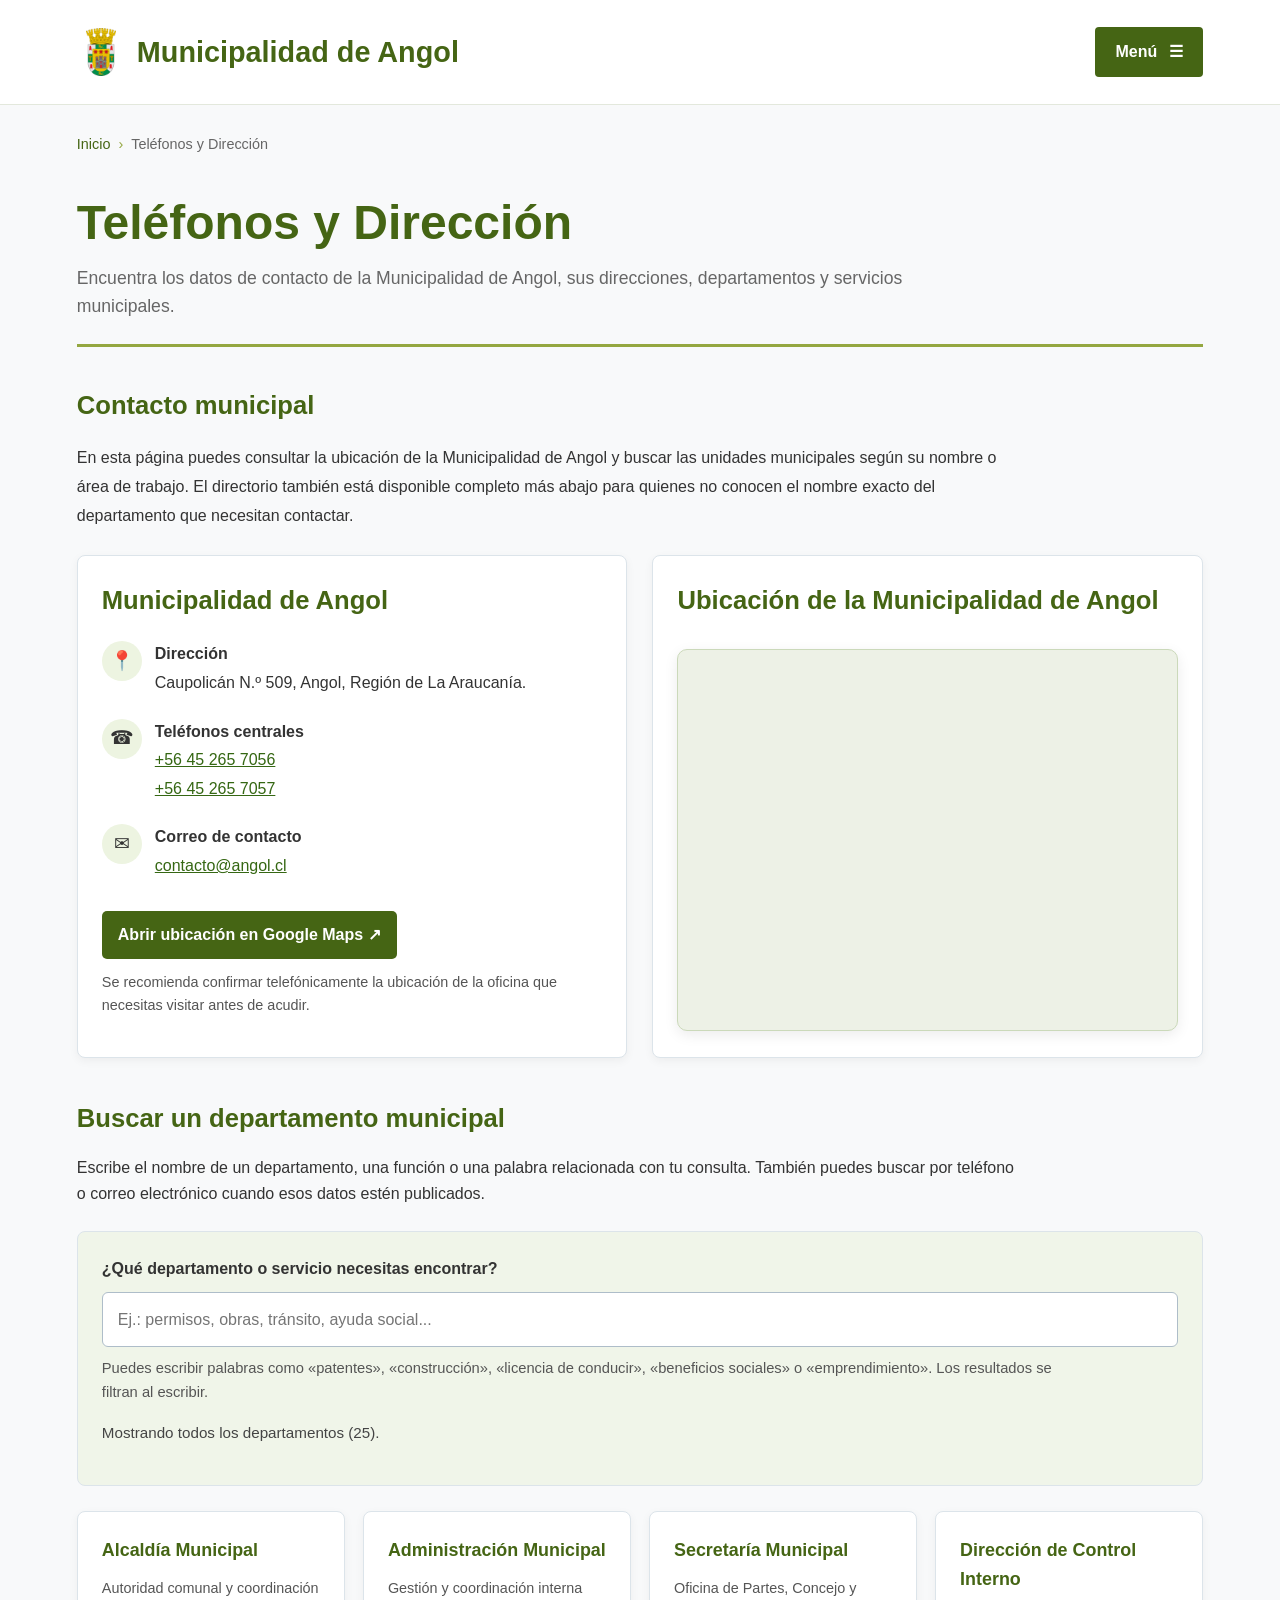
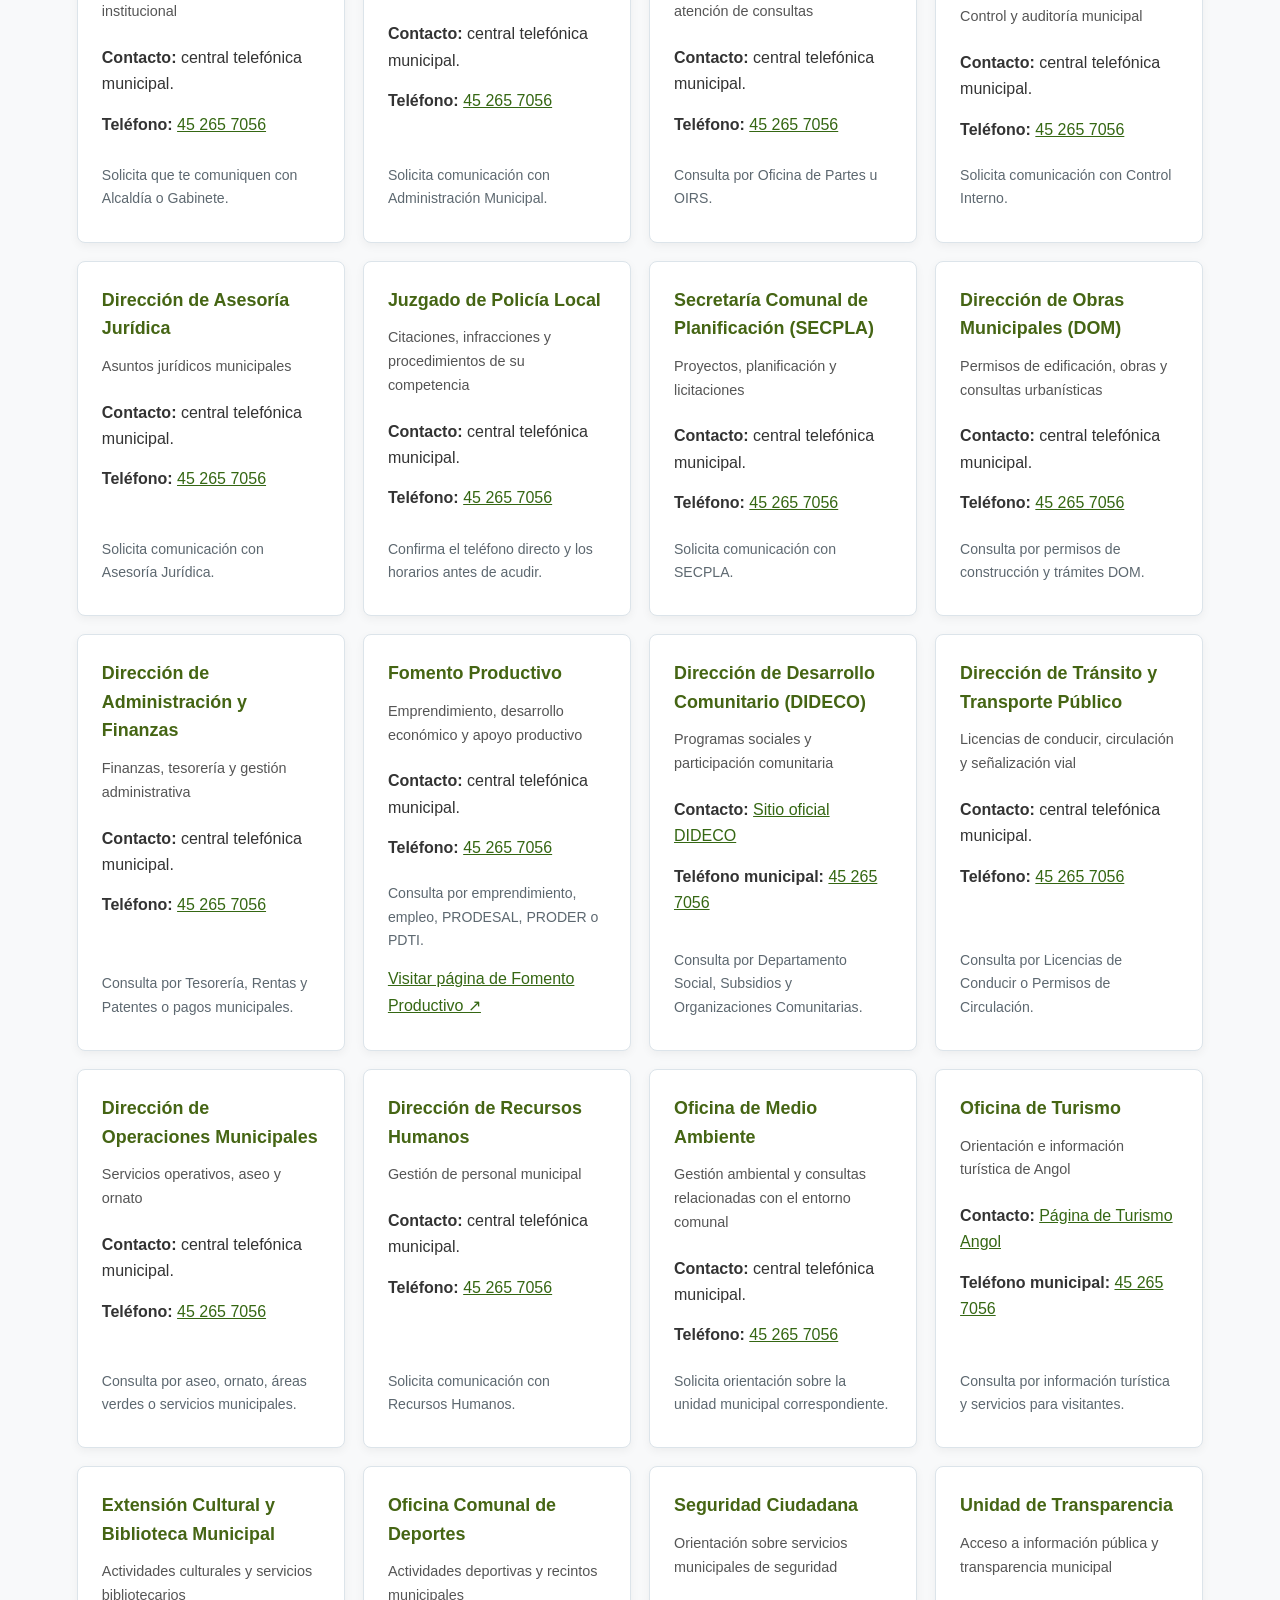
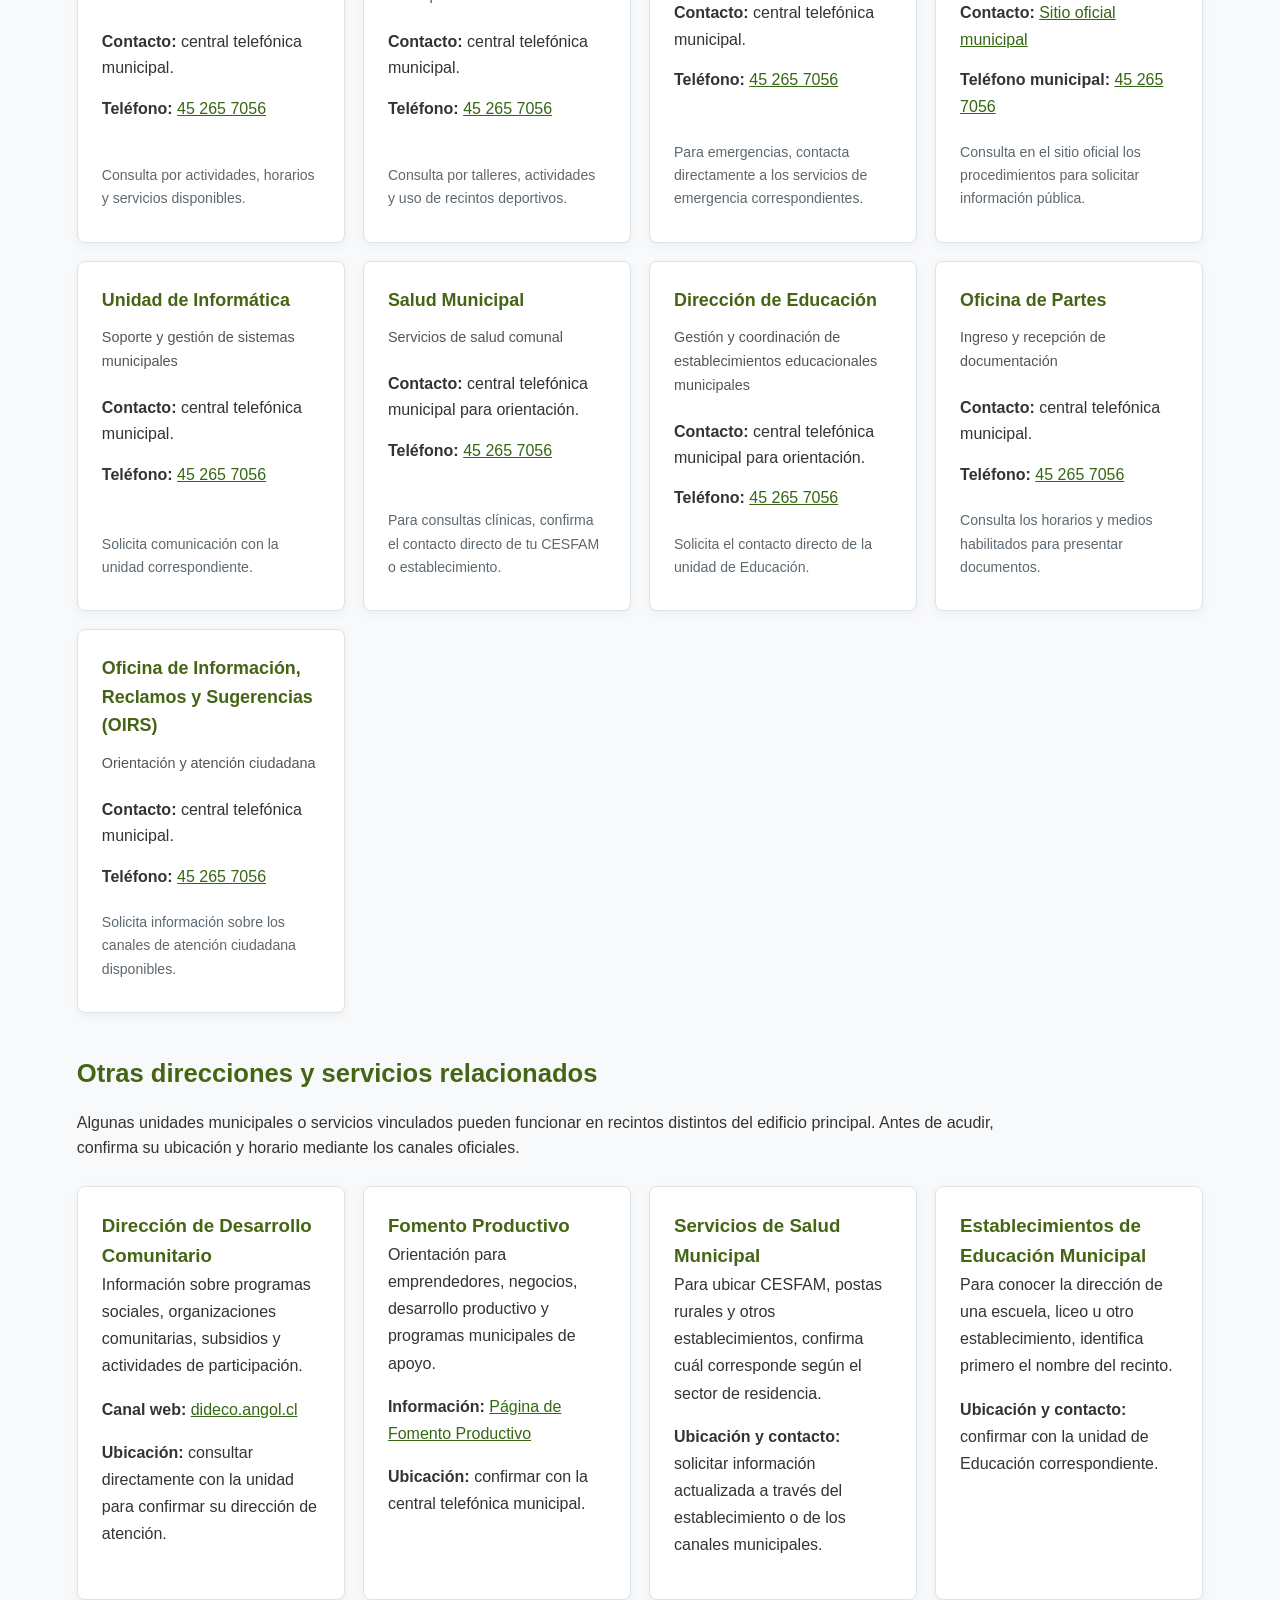
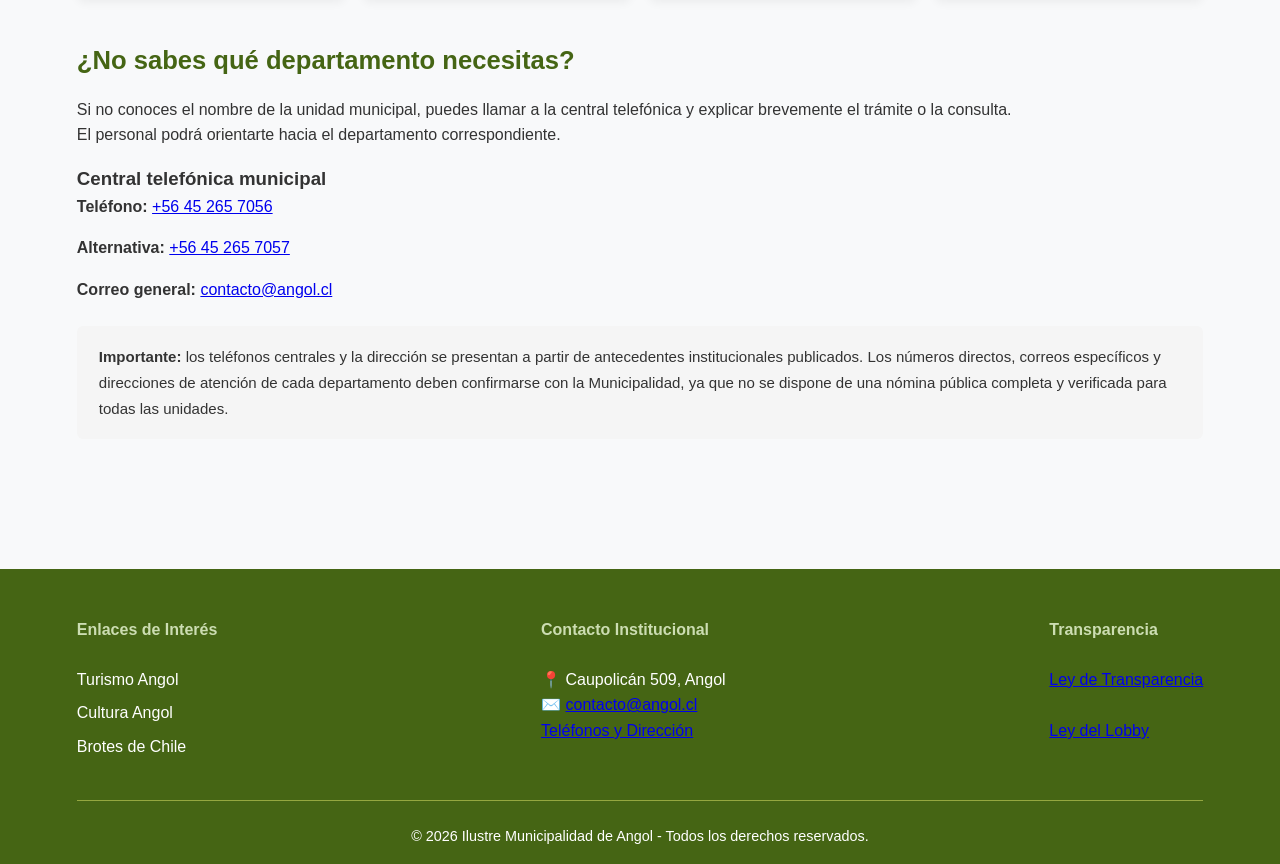
<file: telefonos-y-direccion.html>
<!DOCTYPE html>
<html lang="es">
<head>
    <meta charset="UTF-8">
    <meta name="viewport" content="width=device-width, initial-scale=1.0">
    <meta name="description" content="Teléfonos, correos electrónicos, direcciones y contactos de las unidades municipales de Angol.">
    <title>Teléfonos y Dirección | Municipalidad de Angol</title>
    <link rel="stylesheet" href="style.css">

    <style>
        /* CONTACTO MUNICIPAL */

        .contacto-intro {
            line-height: 1.8;
        }

        .contacto-principal {
            display: grid;
            grid-template-columns: minmax(0, 1fr) minmax(280px, 1fr);
            gap: 25px;
            align-items: stretch;
            margin: 25px 0 35px;
        }

        .contacto-datos-principales,
        .contacto-mapa,
        .contacto-card,
        .contacto-otra-direccion {
            padding: 24px;
            border: 1px solid #dce4ea;
            border-radius: 8px;
            background: #fff;
            box-shadow: 0 3px 10px rgba(0, 0, 0, 0.05);
        }

        .contacto-datos-principales h2,
        .contacto-mapa h2 {
            margin-top: 0;
            color: var(--color-primario-oscuro, #456514);
        }

        .contacto-dato {
            display: flex;
            gap: 13px;
            align-items: flex-start;
            margin: 20px 0;
        }

        .contacto-icono {
            display: flex;
            flex: 0 0 40px;
            width: 40px;
            height: 40px;
            align-items: center;
            justify-content: center;
            border-radius: 50%;
            background: #edf4e1;
            font-size: 1.2rem;
        }

        .contacto-dato p {
            margin: 3px 0;
            line-height: 1.6;
            overflow-wrap: anywhere;
        }

        .contacto-dato a,
        .contacto-card a,
        .contacto-otra-direccion a {
            color: #356713;
            overflow-wrap: anywhere;
        }

        /* MAPA */

        .contacto-mapa {
            display: flex;
            flex-direction: column;
            gap: 12px;
        }

        .mapa-geografico {
            width: 100%;
            overflow: hidden;
            border: 1px solid #cbd9ba;
            border-radius: 10px;
            background: #edf1e6;
            box-shadow: 0 4px 14px rgba(0, 0, 0, 0.08);
        }

        .mapa-geografico iframe {
            display: block;
            width: 100%;
            height: 380px;
            border: 0;
        }

        .contacto-nota-mapa {
            margin: 12px 0 0;
            color: #555;
            font-size: 0.9rem;
            line-height: 1.6;
        }

        .contacto-boton {
            display: inline-block;
            margin-top: 10px;
            padding: 11px 16px;
            border-radius: 5px;
            background: var(--color-primario-oscuro, #456514);
            color: #fff !important;
            text-decoration: none;
            font-weight: 600;
            text-align: center;
            transition: background-color 0.2s ease;
        }

        .contacto-boton:hover {
            background: #354d0f;
        }

        /* BUSCADOR */

        .contacto-buscador {
            margin: 25px 0;
            padding: 24px;
            border-radius: 8px;
            background: #f0f5e9;
            border: 1px solid #dce4ea;
        }

        .contacto-buscador label {
            display: block;
            margin-bottom: 10px;
            font-weight: 700;
        }

        .contacto-buscador input {
            width: 100%;
            padding: 14px 15px;
            border: 1px solid #aebdc9;
            border-radius: 6px;
            background: #fff;
            color: #222;
            font: inherit;
            box-sizing: border-box;
        }

        .contacto-buscador input:focus {
            outline: 2px solid #456514;
            outline-offset: 2px;
        }

        .contacto-buscador-ayuda {
            margin: 10px 0 0;
            color: #555;
            font-size: 0.92rem;
            line-height: 1.6;
        }

        .contacto-resultados {
            margin-top: 12px;
            font-size: 0.95rem;
            color: #444;
        }

        /* DEPARTAMENTOS */

        .contacto-grid {
            display: grid;
            grid-template-columns: repeat(auto-fit, minmax(245px, 1fr));
            gap: 18px;
            margin: 25px 0;
        }

        .contacto-card {
            display: flex;
            flex-direction: column;
            min-width: 0;
        }

        .contacto-card[hidden] {
            display: none !important;
        }

        .contacto-card h3 {
            margin: 0 0 12px;
            color: var(--color-primario-oscuro, #456514);
            font-size: 1.12rem;
        }

        .contacto-card .contacto-area {
            margin: 0 0 14px;
            color: #555;
            font-size: 0.9rem;
        }

        .contacto-card p {
            margin: 7px 0;
            line-height: 1.65;
            overflow-wrap: anywhere;
        }

        .contacto-card .contacto-card-estado {
            margin-top: auto;
            padding-top: 14px;
            color: #5d6870;
            font-size: 0.88rem;
        }

        .contacto-sin-resultados {
            display: none;
            padding: 22px;
            border: 1px dashed #aebdc9;
            border-radius: 6px;
            text-align: center;
            line-height: 1.7;
        }

        /* OTRAS DIRECCIONES */

        .contacto-otras-direcciones {
            display: grid;
            grid-template-columns: repeat(auto-fit, minmax(240px, 1fr));
            gap: 18px;
            margin: 25px 0;
        }

        .contacto-otra-direccion h3 {
            margin-top: 0;
            color: var(--color-primario-oscuro, #456514);
        }

        .contacto-otra-direccion p {
            line-height: 1.7;
            overflow-wrap: anywhere;
        }

        .contacto-advertencia {
            margin-top: 24px;
            padding: 18px 22px;
            border-radius: 6px;
            background: #f5f5f5;
            line-height: 1.7;
            font-size: 0.94rem;
        }

        /* RESPONSIVE */

        @media (max-width: 760px) {
            .contacto-principal {
                grid-template-columns: 1fr;
            }

            .contacto-datos-principales,
            .contacto-mapa,
            .contacto-card,
            .contacto-otra-direccion,
            .contacto-buscador {
                padding: 18px;
            }

            .mapa-geografico iframe {
                height: 320px;
            }
        }
    </style>
</head>

<body data-page="Teléfonos y Dirección"
      data-page-url="telefonos-y-direccion.html">

    <!-- ENCABEZADO -->

    <header class="interior-header">
        <a class="interior-logo" href="index.html" aria-label="Volver al inicio">
            <img src="Angol.ico" alt="" class="escudo-angol">
            <span>Municipalidad de Angol</span>
        </a>

        <div class="interior-menu">
            <button class="interior-menu-toggle"
                    id="menuBoton"
                    aria-expanded="false"
                    aria-controls="menuDesplegable">
                Menú <span aria-hidden="true">☰</span>
            </button>

            <nav class="interior-menu-panel"
                 id="menuDesplegable"
                 aria-label="Menú principal">

                <ul class="interior-menu-lista">
                    <li><a href="index.html">Inicio</a></li>

                    <li>
                        <button class="interior-submenu-toggle"
                                aria-expanded="false"
                                aria-controls="submenuCiudad">
                            La Ciudad <span>▾</span>
                        </button>
                        <ul class="interior-submenu" id="submenuCiudad">
                            <li><a href="conoce-mas.html">Reseña</a></li>
                            <li><a href="conoce-mas.html">Hijo Ilustre</a></li>
                        </ul>
                    </li>

                    <li>
                        <button class="interior-submenu-toggle"
                                aria-expanded="false"
                                aria-controls="submenuMunicipalidad">
                            Municipalidad <span>▾</span>
                        </button>
                        <ul class="interior-submenu" id="submenuMunicipalidad">
                            <li><a href="conoce-mas.html">Alcaldía Municipal</a></li>
                            <li><a href="conoce-mas.html">Dirección de Administración</a></li>
                            <li><a href="conoce-mas.html">Dirección de Control Interno</a></li>
                        </ul>
                    </li>

                    <li>
                        <button class="interior-submenu-toggle"
                                aria-expanded="false"
                                aria-controls="submenuConcejo">
                            Concejo Municipal <span>▾</span>
                        </button>
                        <ul class="interior-submenu" id="submenuConcejo">
                            <li><a href="conoce-mas.html">Integrantes Concejo</a></li>
                            <li><a href="conoce-mas.html">Actas de Concejo</a></li>
                        </ul>
                    </li>

                    <li>
                        <button class="interior-submenu-toggle"
                                aria-expanded="false"
                                aria-controls="submenuServicios">
                            Servicios Online <span>▾</span>
                        </button>
                        <ul class="interior-submenu" id="submenuServicios">
                            <li><a href="servicios-online.html">Pago de Patentes</a></li>
                            <li><a href="servicios-online.html">Permisos de Circulación</a></li>
                        </ul>
                    </li>

                    <li>
                        <button class="interior-submenu-toggle"
                                aria-expanded="false"
                                aria-controls="submenuInformacion">
                            Información <span>▾</span>
                        </button>
                        <ul class="interior-submenu" id="submenuInformacion">
                            <li><a href="conoce-mas.html">Cuentas Públicas</a></li>
                            <li><a href="conoce-mas.html">Ordenanzas Municipales</a></li>
                        </ul>
                    </li>

                    <li><a href="plan-regulador.html">Plan Regulador</a></li>
                    <li><a href="plan-maestro-aguas-lluvias.html">Plan Maestro de Aguas Lluvias</a></li>
                    <li><a href="noticias-municipales.html">Galería Fotográfica</a></li>
                    <li><a href="telefonos-y-direccion.html" aria-current="page">Teléfonos y Dirección</a></li>
                </ul>
            </nav>
        </div>
    </header>

    <!-- RUTA DE NAVEGACIÓN -->

    <nav class="ruta-navegacion" aria-label="Ruta de navegación">
        <ol id="historialPaginas">
            <li><a href="index.html">Inicio</a></li>
        </ol>
    </nav>

    <!-- CONTENIDO PRINCIPAL -->

    <main class="contenido-interior">

        <section class="encabezado-seccion">
            <h1>Teléfonos y Dirección</h1>
            <p>
                Encuentra los datos de contacto de la Municipalidad de Angol,
                sus direcciones, departamentos y servicios municipales.
            </p>
        </section>

        <!-- CONTACTO MUNICIPAL -->

        <section class="bloque-contenido">

            <div class="contacto-intro">
                <h2>Contacto municipal</h2>
                <p>
                    En esta página puedes consultar la ubicación de la
                    Municipalidad de Angol y buscar las unidades municipales
                    según su nombre o área de trabajo. El directorio también
                    está disponible completo más abajo para quienes no conocen
                    el nombre exacto del departamento que necesitan contactar.
                </p>
            </div>

            <div class="contacto-principal">

                <!-- DATOS PRINCIPALES -->

                <section class="contacto-datos-principales">

                    <h2>Municipalidad de Angol</h2>

                    <div class="contacto-dato">
                        <span class="contacto-icono" aria-hidden="true">📍</span>
                        <div>
                            <strong>Dirección</strong>
                            <p>Caupolicán N.º 509, Angol, Región de La Araucanía.</p>
                        </div>
                    </div>

                    <div class="contacto-dato">
                        <span class="contacto-icono" aria-hidden="true">☎</span>
                        <div>
                            <strong>Teléfonos centrales</strong>
                            <p><a href="tel:+56452657056">+56 45 265 7056</a></p>
                            <p><a href="tel:+56452657057">+56 45 265 7057</a></p>
                        </div>
                    </div>

                    <div class="contacto-dato">
                        <span class="contacto-icono" aria-hidden="true">✉</span>
                        <div>
                            <strong>Correo de contacto</strong>
                            <p><a href="mailto:contacto@angol.cl">contacto@angol.cl</a></p>
                        </div>
                    </div>

                    <a class="contacto-boton"
                       href="https://www.google.com/maps/search/?api=1&amp;query=Municipalidad+de+Angol+Caupolican+509"
                       target="_blank"
                       rel="noopener noreferrer">
                        Abrir ubicación en Google Maps ↗
                    </a>

                    <p class="contacto-nota-mapa">
                        Se recomienda confirmar telefónicamente la ubicación
                        de la oficina que necesitas visitar antes de acudir.
                    </p>

                </section>

                <!-- MAPA: SOLO TÍTULO Y MAPA -->

                <section class="contacto-mapa"
                         aria-label="Ubicación geográfica municipal">

                    <h2>Ubicación de la Municipalidad de Angol</h2>

                    <div class="mapa-geografico">
                        <iframe
                            title="Mapa de Google Maps: Municipalidad de Angol, Caupolicán 509"
                            src="https://maps.google.com/maps?q=Municipalidad%20de%20Angol%2C%20Caupolic%C3%A1n%20509%2C%20Angol%2C%20Chile&amp;z=17&amp;output=embed"
                            loading="lazy"
                            referrerpolicy="no-referrer-when-downgrade"
                            allowfullscreen>
                        </iframe>
                    </div>

                </section>

            </div>
        </section>

        <!-- BUSCADOR DE DEPARTAMENTOS -->

        <section class="bloque-contenido">

            <h2>Buscar un departamento municipal</h2>

            <p>
                Escribe el nombre de un departamento, una función o una palabra
                relacionada con tu consulta. También puedes buscar por teléfono
                o correo electrónico cuando esos datos estén publicados.
            </p>

            <div class="contacto-buscador">

                <label for="buscadorDepartamentos">
                    ¿Qué departamento o servicio necesitas encontrar?
                </label>

                <input
                    type="search"
                    id="buscadorDepartamentos"
                    placeholder="Ej.: permisos, obras, tránsito, ayuda social..."
                    autocomplete="off"
                    aria-describedby="ayudaBuscador"
                    aria-controls="directorioContactos">

                <p class="contacto-buscador-ayuda" id="ayudaBuscador">
                    Puedes escribir palabras como «patentes», «construcción»,
                    «licencia de conducir», «beneficios sociales» o
                    «emprendimiento». Los resultados se filtran al escribir.
                </p>

                <p class="contacto-resultados"
                   id="contadorResultados"
                   aria-live="polite">
                    Mostrando todos los departamentos.
                </p>

            </div>

            <div class="contacto-sin-resultados" id="sinResultados">
                <strong>No se encontraron coincidencias.</strong>
                <p>
                    Prueba con otra palabra o llama a la central telefónica
                    municipal para solicitar orientación.
                </p>
                <a href="tel:+56452657056">Llamar al +56 45 265 7056</a>
            </div>

            <!-- DIRECTORIO -->

            <div class="contacto-grid" id="directorioContactos">

                <article class="contacto-card"
                         data-search="alcaldía alcalde gabinete autoridad municipal">
                    <h3>Alcaldía Municipal</h3>
                    <p class="contacto-area">Autoridad comunal y coordinación institucional</p>
                    <p><strong>Contacto:</strong> central telefónica municipal.</p>
                    <p><strong>Teléfono:</strong> <a href="tel:+56452657056">45 265 7056</a></p>
                    <p class="contacto-card-estado">Solicita que te comuniquen con Alcaldía o Gabinete.</p>
                </article>

                <article class="contacto-card"
                         data-search="administración municipal administrador municipal gestión coordinación gabinete transparencia informática seguridad ciudadana">
                    <h3>Administración Municipal</h3>
                    <p class="contacto-area">Gestión y coordinación interna</p>
                    <p><strong>Contacto:</strong> central telefónica municipal.</p>
                    <p><strong>Teléfono:</strong> <a href="tel:+56452657056">45 265 7056</a></p>
                    <p class="contacto-card-estado">Solicita comunicación con Administración Municipal.</p>
                </article>

                <article class="contacto-card"
                         data-search="secretaría municipal oficina de partes concejo central telefónica oirs información solicitudes">
                    <h3>Secretaría Municipal</h3>
                    <p class="contacto-area">Oficina de Partes, Concejo y atención de consultas</p>
                    <p><strong>Contacto:</strong> central telefónica municipal.</p>
                    <p><strong>Teléfono:</strong> <a href="tel:+56452657056">45 265 7056</a></p>
                    <p class="contacto-card-estado">Consulta por Oficina de Partes u OIRS.</p>
                </article>

                <article class="contacto-card"
                         data-search="control interno auditoría fiscalización revisión municipal">
                    <h3>Dirección de Control Interno</h3>
                    <p class="contacto-area">Control y auditoría municipal</p>
                    <p><strong>Contacto:</strong> central telefónica municipal.</p>
                    <p><strong>Teléfono:</strong> <a href="tel:+56452657056">45 265 7056</a></p>
                    <p class="contacto-card-estado">Solicita comunicación con Control Interno.</p>
                </article>

                <article class="contacto-card"
                         data-search="asesoría jurídica abogados asuntos legales orientación jurídica">
                    <h3>Dirección de Asesoría Jurídica</h3>
                    <p class="contacto-area">Asuntos jurídicos municipales</p>
                    <p><strong>Contacto:</strong> central telefónica municipal.</p>
                    <p><strong>Teléfono:</strong> <a href="tel:+56452657056">45 265 7056</a></p>
                    <p class="contacto-card-estado">Solicita comunicación con Asesoría Jurídica.</p>
                </article>

                <article class="contacto-card"
                         data-search="juzgado policía local infracciones multas citaciones tránsito juzgado">
                    <h3>Juzgado de Policía Local</h3>
                    <p class="contacto-area">Citaciones, infracciones y procedimientos de su competencia</p>
                    <p><strong>Contacto:</strong> central telefónica municipal.</p>
                    <p><strong>Teléfono:</strong> <a href="tel:+56452657056">45 265 7056</a></p>
                    <p class="contacto-card-estado">Confirma el teléfono directo y los horarios antes de acudir.</p>
                </article>

                <article class="contacto-card"
                         data-search="secretaría comunal de planificación secpla planificación proyectos arquitectura licitaciones inversiones">
                    <h3>Secretaría Comunal de Planificación (SECPLA)</h3>
                    <p class="contacto-area">Proyectos, planificación y licitaciones</p>
                    <p><strong>Contacto:</strong> central telefónica municipal.</p>
                    <p><strong>Teléfono:</strong> <a href="tel:+56452657056">45 265 7056</a></p>
                    <p class="contacto-card-estado">Solicita comunicación con SECPLA.</p>
                </article>

                <article class="contacto-card"
                         data-search="dirección de obras municipales dom construcción permisos edificación urbanismo recepción obras subdivisión plan regulador">
                    <h3>Dirección de Obras Municipales (DOM)</h3>
                    <p class="contacto-area">Permisos de edificación, obras y consultas urbanísticas</p>
                    <p><strong>Contacto:</strong> central telefónica municipal.</p>
                    <p><strong>Teléfono:</strong> <a href="tel:+56452657056">45 265 7056</a></p>
                    <p class="contacto-card-estado">Consulta por permisos de construcción y trámites DOM.</p>
                </article>

                <article class="contacto-card"
                         data-search="administración finanzas tesorería pagos contabilidad presupuesto adquisiciones inventario rentas patentes aseo domiciliario">
                    <h3>Dirección de Administración y Finanzas</h3>
                    <p class="contacto-area">Finanzas, tesorería y gestión administrativa</p>
                    <p><strong>Contacto:</strong> central telefónica municipal.</p>
                    <p><strong>Teléfono:</strong> <a href="tel:+56452657056">45 265 7056</a></p>
                    <p class="contacto-card-estado">Consulta por Tesorería, Rentas y Patentes o pagos municipales.</p>
                </article>

                <article class="contacto-card"
                         data-search="fomento productivo emprendimiento negocios empresas empleo intermediación laboral prodesal proder pdti capacitación emprendedores">
                    <h3>Fomento Productivo</h3>
                    <p class="contacto-area">Emprendimiento, desarrollo económico y apoyo productivo</p>
                    <p><strong>Contacto:</strong> central telefónica municipal.</p>
                    <p><strong>Teléfono:</strong> <a href="tel:+56452657056">45 265 7056</a></p>
                    <p class="contacto-card-estado">Consulta por emprendimiento, empleo, PRODESAL, PRODER o PDTI.</p>
                    <p><a href="fomento-productivo.html">Visitar página de Fomento Productivo ↗</a></p>
                </article>

                <article class="contacto-card"
                         data-search="desarrollo comunitario dideco ayuda social beneficios sociales subsidios organizaciones comunitarias programas familia">
                    <h3>Dirección de Desarrollo Comunitario (DIDECO)</h3>
                    <p class="contacto-area">Programas sociales y participación comunitaria</p>
                    <p><strong>Contacto:</strong>
                        <a href="https://dideco.angol.cl/"
                           target="_blank"
                           rel="noopener noreferrer">Sitio oficial DIDECO</a>
                    </p>
                    <p><strong>Teléfono municipal:</strong> <a href="tel:+56452657056">45 265 7056</a></p>
                    <p class="contacto-card-estado">Consulta por Departamento Social, Subsidios y Organizaciones Comunitarias.</p>
                </article>

                <article class="contacto-card"
                         data-search="tránsito transporte público licencia de conducir permisos circulación señalización demarcación vehículos">
                    <h3>Dirección de Tránsito y Transporte Público</h3>
                    <p class="contacto-area">Licencias de conducir, circulación y señalización vial</p>
                    <p><strong>Contacto:</strong> central telefónica municipal.</p>
                    <p><strong>Teléfono:</strong> <a href="tel:+56452657056">45 265 7056</a></p>
                    <p class="contacto-card-estado">Consulta por Licencias de Conducir o Permisos de Circulación.</p>
                </article>

                <article class="contacto-card"
                         data-search="operaciones municipales aseo ornato jardines áreas verdes cementerio talleres servicios generales">
                    <h3>Dirección de Operaciones Municipales</h3>
                    <p class="contacto-area">Servicios operativos, aseo y ornato</p>
                    <p><strong>Contacto:</strong> central telefónica municipal.</p>
                    <p><strong>Teléfono:</strong> <a href="tel:+56452657056">45 265 7056</a></p>
                    <p class="contacto-card-estado">Consulta por aseo, ornato, áreas verdes o servicios municipales.</p>
                </article>

                <article class="contacto-card"
                         data-search="recursos humanos personal funcionarios remuneraciones bienestar trabajo">
                    <h3>Dirección de Recursos Humanos</h3>
                    <p class="contacto-area">Gestión de personal municipal</p>
                    <p><strong>Contacto:</strong> central telefónica municipal.</p>
                    <p><strong>Teléfono:</strong> <a href="tel:+56452657056">45 265 7056</a></p>
                    <p class="contacto-card-estado">Solicita comunicación con Recursos Humanos.</p>
                </article>

                <article class="contacto-card"
                         data-search="medio ambiente reciclaje residuos educación ambiental naturaleza protección ambiental">
                    <h3>Oficina de Medio Ambiente</h3>
                    <p class="contacto-area">Gestión ambiental y consultas relacionadas con el entorno comunal</p>
                    <p><strong>Contacto:</strong> central telefónica municipal.</p>
                    <p><strong>Teléfono:</strong> <a href="tel:+56452657056">45 265 7056</a></p>
                    <p class="contacto-card-estado">Solicita orientación sobre la unidad municipal correspondiente.</p>
                </article>

                <article class="contacto-card"
                         data-search="turismo información turística visitantes atractivos patrimonio viajes">
                    <h3>Oficina de Turismo</h3>
                    <p class="contacto-area">Orientación e información turística de Angol</p>
                    <p><strong>Contacto:</strong>
                        <a href="departamento-turismo.html">Página de Turismo Angol</a>
                    </p>
                    <p><strong>Teléfono municipal:</strong> <a href="tel:+56452657056">45 265 7056</a></p>
                    <p class="contacto-card-estado">Consulta por información turística y servicios para visitantes.</p>
                </article>

                <article class="contacto-card"
                         data-search="cultura extensión cultural museo biblioteca actividades culturales patrimonio">
                    <h3>Extensión Cultural y Biblioteca Municipal</h3>
                    <p class="contacto-area">Actividades culturales y servicios bibliotecarios</p>
                    <p><strong>Contacto:</strong> central telefónica municipal.</p>
                    <p><strong>Teléfono:</strong> <a href="tel:+56452657056">45 265 7056</a></p>
                    <p class="contacto-card-estado">Consulta por actividades, horarios y servicios disponibles.</p>
                </article>

                <article class="contacto-card"
                         data-search="deportes complejo deportivo actividad física talleres deporte municipal">
                    <h3>Oficina Comunal de Deportes</h3>
                    <p class="contacto-area">Actividades deportivas y recintos municipales</p>
                    <p><strong>Contacto:</strong> central telefónica municipal.</p>
                    <p><strong>Teléfono:</strong> <a href="tel:+56452657056">45 265 7056</a></p>
                    <p class="contacto-card-estado">Consulta por talleres, actividades y uso de recintos deportivos.</p>
                </article>

                <article class="contacto-card"
                         data-search="seguridad ciudadana prevención emergencias denuncias seguridad pública">
                    <h3>Seguridad Ciudadana</h3>
                    <p class="contacto-area">Orientación sobre servicios municipales de seguridad</p>
                    <p><strong>Contacto:</strong> central telefónica municipal.</p>
                    <p><strong>Teléfono:</strong> <a href="tel:+56452657056">45 265 7056</a></p>
                    <p class="contacto-card-estado">
                        Para emergencias, contacta directamente a los servicios
                        de emergencia correspondientes.
                    </p>
                </article>

                <article class="contacto-card"
                         data-search="transparencia información pública solicitudes acceso información">
                    <h3>Unidad de Transparencia</h3>
                    <p class="contacto-area">Acceso a información pública y transparencia municipal</p>
                    <p><strong>Contacto:</strong>
                        <a href="https://www.angol.cl/"
                           target="_blank"
                           rel="noopener noreferrer">Sitio oficial municipal</a>
                    </p>
                    <p><strong>Teléfono municipal:</strong> <a href="tel:+56452657056">45 265 7056</a></p>
                    <p class="contacto-card-estado">
                        Consulta en el sitio oficial los procedimientos
                        para solicitar información pública.
                    </p>
                </article>

                <article class="contacto-card"
                         data-search="informática soporte tecnológico sistemas computación tecnología municipal">
                    <h3>Unidad de Informática</h3>
                    <p class="contacto-area">Soporte y gestión de sistemas municipales</p>
                    <p><strong>Contacto:</strong> central telefónica municipal.</p>
                    <p><strong>Teléfono:</strong> <a href="tel:+56452657056">45 265 7056</a></p>
                    <p class="contacto-card-estado">Solicita comunicación con la unidad correspondiente.</p>
                </article>

                <article class="contacto-card"
                         data-search="salud municipal cesfam consultorio atención médica salud pública">
                    <h3>Salud Municipal</h3>
                    <p class="contacto-area">Servicios de salud comunal</p>
                    <p><strong>Contacto:</strong> central telefónica municipal para orientación.</p>
                    <p><strong>Teléfono:</strong> <a href="tel:+56452657056">45 265 7056</a></p>
                    <p class="contacto-card-estado">
                        Para consultas clínicas, confirma el contacto directo
                        de tu CESFAM o establecimiento.
                    </p>
                </article>

                <article class="contacto-card"
                         data-search="educación municipal escuelas colegios establecimientos educacionales departamento educación">
                    <h3>Dirección de Educación</h3>
                    <p class="contacto-area">Gestión y coordinación de establecimientos educacionales municipales</p>
                    <p><strong>Contacto:</strong> central telefónica municipal para orientación.</p>
                    <p><strong>Teléfono:</strong> <a href="tel:+56452657056">45 265 7056</a></p>
                    <p class="contacto-card-estado">Solicita el contacto directo de la unidad de Educación.</p>
                </article>

                <article class="contacto-card"
                         data-search="oficina de partes documentos cartas solicitudes ingreso documentos">
                    <h3>Oficina de Partes</h3>
                    <p class="contacto-area">Ingreso y recepción de documentación</p>
                    <p><strong>Contacto:</strong> central telefónica municipal.</p>
                    <p><strong>Teléfono:</strong> <a href="tel:+56452657056">45 265 7056</a></p>
                    <p class="contacto-card-estado">
                        Consulta los horarios y medios habilitados para presentar documentos.
                    </p>
                </article>

                <article class="contacto-card"
                         data-search="oirs información reclamos sugerencias solicitudes atención ciudadana">
                    <h3>Oficina de Información, Reclamos y Sugerencias (OIRS)</h3>
                    <p class="contacto-area">Orientación y atención ciudadana</p>
                    <p><strong>Contacto:</strong> central telefónica municipal.</p>
                    <p><strong>Teléfono:</strong> <a href="tel:+56452657056">45 265 7056</a></p>
                    <p class="contacto-card-estado">
                        Solicita información sobre los canales de atención ciudadana disponibles.
                    </p>
                </article>

            </div>
        </section>

        <!-- OTRAS DIRECCIONES -->

        <section class="bloque-contenido">

            <h2>Otras direcciones y servicios relacionados</h2>

            <p>
                Algunas unidades municipales o servicios vinculados pueden
                funcionar en recintos distintos del edificio principal. Antes
                de acudir, confirma su ubicación y horario mediante los canales
                oficiales.
            </p>

            <div class="contacto-otras-direcciones">

                <article class="contacto-otra-direccion">
                    <h3>Dirección de Desarrollo Comunitario</h3>
                    <p>
                        Información sobre programas sociales, organizaciones
                        comunitarias, subsidios y actividades de participación.
                    </p>
                    <p>
                        <strong>Canal web:</strong>
                        <a href="https://dideco.angol.cl/"
                           target="_blank"
                           rel="noopener noreferrer">
                            dideco.angol.cl
                        </a>
                    </p>
                    <p>
                        <strong>Ubicación:</strong> consultar directamente con
                        la unidad para confirmar su dirección de atención.
                    </p>
                </article>

                <article class="contacto-otra-direccion">
                    <h3>Fomento Productivo</h3>
                    <p>
                        Orientación para emprendedores, negocios, desarrollo
                        productivo y programas municipales de apoyo.
                    </p>
                    <p>
                        <strong>Información:</strong>
                        <a href="fomento-productivo.html">
                            Página de Fomento Productivo
                        </a>
                    </p>
                    <p>
                        <strong>Ubicación:</strong> confirmar con la central
                        telefónica municipal.
                    </p>
                </article>

                <article class="contacto-otra-direccion">
                    <h3>Servicios de Salud Municipal</h3>
                    <p>
                        Para ubicar CESFAM, postas rurales y otros
                        establecimientos, confirma cuál corresponde según
                        el sector de residencia.
                    </p>
                    <p>
                        <strong>Ubicación y contacto:</strong> solicitar
                        información actualizada a través del establecimiento
                        o de los canales municipales.
                    </p>
                </article>

                <article class="contacto-otra-direccion">
                    <h3>Establecimientos de Educación Municipal</h3>
                    <p>
                        Para conocer la dirección de una escuela, liceo u otro
                        establecimiento, identifica primero el nombre del recinto.
                    </p>
                    <p>
                        <strong>Ubicación y contacto:</strong> confirmar con
                        la unidad de Educación correspondiente.
                    </p>
                </article>

            </div>
        </section>

        <!-- AYUDA MUNICIPAL -->

        <section class="bloque-contenido">

            <h2>¿No sabes qué departamento necesitas?</h2>

            <p>
                Si no conoces el nombre de la unidad municipal, puedes llamar
                a la central telefónica y explicar brevemente el trámite o
                la consulta. El personal podrá orientarte hacia el departamento
                correspondiente.
            </p>

            <div class="contacto-destacado pr-destacado">
                <h3>Central telefónica municipal</h3>

                <p>
                    <strong>Teléfono:</strong>
                    <a href="tel:+56452657056">+56 45 265 7056</a>
                </p>

                <p>
                    <strong>Alternativa:</strong>
                    <a href="tel:+56452657057">+56 45 265 7057</a>
                </p>

                <p>
                    <strong>Correo general:</strong>
                    <a href="mailto:contacto@angol.cl">contacto@angol.cl</a>
                </p>
            </div>

            <div class="contacto-advertencia">
                <strong>Importante:</strong> los teléfonos centrales y la
                dirección se presentan a partir de antecedentes institucionales
                publicados. Los números directos, correos específicos y
                direcciones de atención de cada departamento deben confirmarse
                con la Municipalidad, ya que no se dispone de una nómina pública
                completa y verificada para todas las unidades.
            </div>

        </section>

    </main>

    <!-- PIE DE PÁGINA -->

    <footer>
        <div class="footer-content">

            <div class="footer-section">
                <h4>Enlaces de Interés</h4>
                <ul>
                    <li><a href="departamento-turismo.html">Turismo Angol</a></li>
                    <li><a href="conoce-mas.html">Cultura Angol</a></li>
                    <li><a href="departamento-turismo.html">Brotes de Chile</a></li>
                </ul>
            </div>

            <div class="footer-section">
                <h4>Contacto Institucional</h4>
                <p>📍 Caupolicán 509, Angol</p>
                <p>
                    ✉️ <a href="mailto:contacto@angol.cl">contacto@angol.cl</a>
                </p>
                <p>
                    <a href="telefonos-y-direccion.html">
                        Teléfonos y Dirección
                    </a>
                </p>
            </div>

            <div class="footer-section">
                <h4>Transparencia</h4>
                <a href="conoce-mas.html" class="btn-secondary">
                    Ley de Transparencia
                </a>
                <br><br>
                <a href="conoce-mas.html" class="btn-secondary">
                    Ley del Lobby
                </a>
            </div>

        </div>

        <div class="footer-bottom">
            <p>
                &copy; 2026 Ilustre Municipalidad de Angol -
                Todos los derechos reservados.
            </p>
        </div>
    </footer>

    <!-- JAVASCRIPT -->

    <script>
        document.addEventListener("DOMContentLoaded", () => {

            // MENÚ PRINCIPAL

            const botonMenu = document.getElementById("menuBoton");
            const panelMenu = document.getElementById("menuDesplegable");

            if (botonMenu && panelMenu) {
                botonMenu.addEventListener("click", () => {
                    const abierto = panelMenu.classList.toggle("abierto");
                    botonMenu.setAttribute("aria-expanded", String(abierto));
                });
            }

            // SUBMENÚS

            document.querySelectorAll(".interior-submenu-toggle").forEach(boton => {
                boton.addEventListener("click", () => {
                    const submenu = document.getElementById(
                        boton.getAttribute("aria-controls")
                    );

                    if (!submenu) return;

                    const abierto = submenu.classList.toggle("abierto");
                    boton.setAttribute("aria-expanded", String(abierto));
                });
            });

            // BUSCADOR DE DEPARTAMENTOS

            const buscador = document.getElementById("buscadorDepartamentos");
            const directorio = document.getElementById("directorioContactos");

            const tarjetas = Array.from(
                directorio.querySelectorAll(".contacto-card")
            );

            const contador = document.getElementById("contadorResultados");
            const sinResultados = document.getElementById("sinResultados");

            function normalizarTexto(texto) {
                return texto
                    .toLocaleLowerCase("es")
                    .normalize("NFD")
                    .replace(/[\u0300-\u036f]/g, "")
                    .trim();
            }

            function filtrarContactos() {
                const consulta = normalizarTexto(buscador.value);
                let cantidad = 0;

                tarjetas.forEach(tarjeta => {
                    const contenido = normalizarTexto(
                        tarjeta.textContent + " " +
                        (tarjeta.dataset.search || "")
                    );

                    const coincide = contenido.includes(consulta);
                    tarjeta.hidden = !coincide;

                    if (coincide) {
                        cantidad++;
                    }
                });

                if (consulta === "") {
                    contador.textContent =
                        "Mostrando todos los departamentos (" +
                        cantidad + ").";
                } else {
                    contador.textContent =
                        "Se encontraron " + cantidad +
                        (cantidad === 1
                            ? " resultado."
                            : " resultados.") +
                        " para «" + buscador.value.trim() + "».";
                }

                sinResultados.style.display =
                    cantidad === 0 ? "block" : "none";
            }

            buscador.addEventListener("input", filtrarContactos);
            filtrarContactos();

            // HISTORIAL DE NAVEGACIÓN

            const paginaActual = {
                nombre: document.body.dataset.page,
                url: document.body.dataset.pageUrl
            };

            let historial = [];

            try {
                historial = JSON.parse(
                    sessionStorage.getItem("historialAngol") || "[]"
                );

                if (!Array.isArray(historial)) {
                    historial = [];
                }
            } catch (error) {
                historial = [];
            }

            const posicionExistente = historial.findIndex(
                pagina => pagina.url === paginaActual.url
            );

            if (posicionExistente >= 0) {
                historial = historial.slice(0, posicionExistente + 1);
            } else {
                historial.push(paginaActual);
            }

            if (historial.length > 8) {
                historial = historial.slice(-8);
            }

            try {
                sessionStorage.setItem(
                    "historialAngol",
                    JSON.stringify(historial)
                );
            } catch (error) {
                // La página funciona aunque el almacenamiento esté bloqueado.
            }

            const listaHistorial = document.getElementById("historialPaginas");

            if (listaHistorial) {
                historial.forEach((pagina, indice) => {
                    const elemento = document.createElement("li");

                    if (indice === historial.length - 1) {
                        elemento.textContent = pagina.nombre;
                        elemento.setAttribute("aria-current", "page");
                    } else {
                        const enlace = document.createElement("a");
                        enlace.href = pagina.url;
                        enlace.textContent = pagina.nombre;
                        elemento.appendChild(enlace);
                    }

                    listaHistorial.appendChild(elemento);
                });
            }
        });
    </script>

</body>
</html>
</file>
<file: style.css>
/* =========================================
   1. VARIABLES GLOBALES
   ========================================= */

:root {
    --color-primario-oscuro: #456514;
    --color-primario-claro: #94A740;
    --color-acento: #29A8D4;
    --color-fondo-claro: #CCDDB2;
    --color-blanco: #ffffff;
    --color-texto-oscuro: #333333;
    --fuente-principal: Helvetica, Arial, sans-serif;
}

* {
    margin: 0;
    padding: 0;
    box-sizing: border-box;
}

html {
    scroll-behavior: smooth;
}

body {
    font-family: var(--fuente-principal);
    color: var(--color-texto-oscuro);
    background-color: #f8f9fa;
    line-height: 1.6;
}

/* =========================================
   2. ENCABEZADO SUPERIOR
   ========================================= */

.top-header {
    position: absolute;
    top: 38px;
    left: 0;
    width: 100%;
    z-index: 1001;
    background: transparent;
    border: none;
    box-shadow: none;
}

.top-bar {
    width: 90%;
    max-width: 1500px;
    min-height: 80px;
    margin: 0 auto;

    display: flex;
    align-items: center;
    justify-content: space-between;
    gap: 24px;
}

/* Escudo y nombre de la municipalidad */

.logo {
    display: inline-flex;
    align-items: center;
    gap: 14px;
    flex-shrink: 0;
    color: var(--color-blanco);
    text-decoration: none;
}

.escudo-angol {
    display: block;
    width: 60px;
    height: 60px;
    object-fit: contain;
    flex-shrink: 0;
}

.logo h1 {
    margin: 0;
    color: var(--color-blanco);
    font-size: clamp(2rem, 3.3vw, 2.8rem);
    font-weight: 700;
    line-height: 1.2;
    text-shadow: 0 2px 6px rgba(0, 0, 0, 0.55);
}

/* =========================================
   3. MENÚ PRINCIPAL
   Se conservan los elementos y submenús originales.
   ========================================= */

.menu-principal {
    position: absolute;
    top: 155px;
    left: 0;
    width: 100%;
    z-index: 1000;
    padding: 0;
    background: transparent;
    border: none;
    box-shadow: none;
}

.menu-lista {
    width: 90%;
    max-width: 1500px;
    margin: 0 auto;
    padding: 10px 12px;

    display: flex;
    flex-wrap: wrap;
    justify-content: center;
    align-items: center;
    gap: 5px;

    list-style: none;
    background-color: rgba(69, 101, 20, 0.75);
}

.menu-lista > li {
    position: relative;
}

.menu-lista > li > a {
    display: block;
    padding: 13px 16px;

    color: var(--color-blanco);
    background: transparent;

    font-size: 16px;
    font-weight: 700;
    text-align: center;
    text-decoration: none;
    text-shadow: none;

    transition: background-color 0.2s ease;
}

.menu-lista > li > a:hover,
.menu-lista > li > a:focus-visible {
    color: var(--color-blanco);
    background-color: var(--color-acento);
    border-radius: 4px;
}

/* =========================================
   4. SUBMENÚS
   ========================================= */

.submenu {
    display: none;
    position: absolute;
    top: 100%;
    left: 0;

    min-width: 240px;
    margin: 0;
    padding: 0;

    list-style: none;
    background-color: var(--color-fondo-claro);
    border-top: 3px solid var(--color-acento);
    box-shadow: 0 8px 16px rgba(0, 0, 0, 0.22);

    z-index: 2000;
}

.item-desplegable:hover > .submenu,
.item-desplegable:focus-within > .submenu {
    display: block;
}

.submenu li {
    display: block;
    width: 100%;
}

.submenu li a {
    display: block;
    padding: 11px 14px;

    color: var(--color-primario-oscuro);
    font-size: 14px;
    font-weight: 700;
    text-decoration: none;

    border-bottom: 1px solid rgba(69, 101, 20, 0.18);
}

.submenu li a:hover,
.submenu li a:focus-visible {
    color: var(--color-blanco);
    background-color: var(--color-primario-oscuro);
}

/* =========================================
   5. BOTÓN MÓVIL
   ========================================= */

.menu-toggle {
    display: none;
    padding: 7px 12px;

    color: var(--color-blanco);
    background: rgba(69, 101, 20, 0.65);

    border: 1px solid rgba(255, 255, 255, 0.7);
    border-radius: 4px;

    font-size: 1.5rem;
    cursor: pointer;
}

/* =========================================
   6. INICIO Y FONDO DE ARAUCARIAS
   ========================================= */

.hero {
    position: relative;
    height: 700px;
    min-height: 0;
    padding: 330px 8% 90px;
    box-sizing: border-box;

    background-image:
    linear-gradient(
    to top,
    #ffffff 0%,
    rgba(255, 255, 255, 0.8) 5%,
    rgba(255, 255, 255, 0.45) 12%,
    rgba(255, 255, 255, 0.15) 20%,
    rgba(255, 255, 255, 0) 45%
),
    linear-gradient(
        rgba(48, 73, 12, 0.58),
        rgba(48, 73, 12, 0.58)
    ),
    url("araucarias.jpg");

background-size: 100% 70%, 100% 100%, cover;
background-position: bottom, center, center;
background-repeat: no-repeat;
}
.hero-content {
    position: relative;
    z-index: 1;

    width: 100%;
    max-width: 1100px;
    margin: 0 auto;

    text-align: left;
}

.hero-content h2 {
    max-width: 780px;
    margin-bottom: 1rem;

    color: var(--color-blanco);
    font-size: clamp(2.2rem, 5vw, 4rem);
    line-height: 1.12;

    text-shadow: 0 2px 8px rgba(0, 0, 0, 0.35);
}

.hero-content p {
    max-width: 650px;
    margin-bottom: 2rem;

    color: var(--color-blanco);
    font-size: clamp(1rem, 1.6vw, 1.25rem);
    font-weight: 600;

    text-shadow: 0 1px 5px rgba(0, 0, 0, 0.4);
}

/* =========================================
   7. BOTONES
   ========================================= */

.btn-primary {
    display: inline-block;
    padding: 0.8rem 2rem;

    color: var(--color-blanco);
    background-color: var(--color-primario-oscuro);

    text-decoration: none;
    border-radius: 4px;
    font-weight: 700;

    transition: background-color 0.3s ease;
}

.btn-primary:hover,
.btn-primary:focus-visible {
    background-color: #354d0f;
}
/* =========================================
   8. SERVICIOS Y TARJETAS
   ========================================= */

.services {
    padding: 4rem 6%;
    text-align: center;
}

.services h2 {
    margin-bottom: 3rem;
    color: var(--color-primario-oscuro);
    font-size: 2rem;
}

.grid-container {
    display: grid;
    grid-template-columns: repeat(
        auto-fit,
        minmax(240px, 1fr)
    );

    gap: 2rem;
    max-width: 1440px;
    margin: 0 auto;
}

.card {
    padding: 2rem;

    background-color: var(--color-blanco);
    border-radius: 8px;
    border-bottom: 4px solid var(--color-primario-claro);

    box-shadow: 0 4px 10px rgba(0, 0, 0, 0.05);

    transition: transform 0.3s ease, border-color 0.3s ease;
}

.card:hover {
    transform: translateY(-5px);
    border-bottom-color: var(--color-acento);
}

.card-icon {
    margin-bottom: 1rem;
    font-size: 3rem;
}

.card h3 {
    margin-bottom: 1rem;
    color: var(--color-primario-oscuro);
}

.card p {
    margin-bottom: 1.5rem;
    color: #666666;
}

.card-link {
    color: var(--color-acento);
    font-weight: 700;
    text-decoration: none;
}

/* =========================================
   9. PIE DE PÁGINA
   ========================================= */

footer {
    padding: 3rem 6% 1rem;
    color: var(--color-blanco);
    background-color: var(--color-primario-oscuro);
}

.footer-content {
    display: flex;
    justify-content: space-between;
    flex-wrap: wrap;
    gap: 2rem;

    max-width: 1440px;
    margin: 0 auto 2rem;
}

.footer-section h4 {
    margin-bottom: 1.5rem;
    color: var(--color-fondo-claro);
}

.footer-section ul {
    list-style: none;
}

.footer-section ul li {
    margin-bottom: 0.5rem;
}

.footer-section ul li a {
    color: var(--color-blanco);
    text-decoration: none;
}

.footer-section ul li a:hover {
    color: var(--color-acento);
}

.footer-bottom {
    padding-top: 1.5rem;
    border-top: 1px solid var(--color-primario-claro);
    text-align: center;
    font-size: 0.9rem;
}

/* =========================================
   10. RESPONSIVIDAD
   ========================================= */

@media (max-width: 1100px) {
    .top-bar,
    .menu-lista {
        width: 92%;
    }

    .menu-lista > li > a {
        padding: 11px 12px;
        font-size: 15px;
    }
}

@media (max-width: 768px) {
    .top-header {
        top: 28px;
    }

    .top-bar {
        width: 88%;
        min-height: 65px;
    }

    .logo {
        gap: 10px;
    }

    .escudo-angol {
        width: 44px;
        height: 44px;
    }

    .logo h1 {
        font-size: clamp(1.35rem, 5vw, 1.8rem);
    }

    .menu-toggle {
        display: block;
        position: relative;
        z-index: 1003;
    }

    .menu-principal {
        display: none;
        top: 100px;
        padding: 0;
        background: rgba(42, 62, 20, 0.97);
    }

    .menu-principal.active {
        display: block;
    }

    .menu-lista {
        width: 88%;
        padding: 10px 0 18px;

        flex-direction: column;
        align-items: stretch;
        justify-content: flex-start;
        gap: 0;
    }

    .menu-lista > li > a {
        padding: 12px 10px;
        font-size: 15px;
        text-align: left;
    }

    .submenu {
        position: static;
        width: 100%;
        min-width: 0;

        border-top: none;
        border-left: 3px solid var(--color-acento);
        box-shadow: none;
    }

    .hero {
    height: 650px;
    min-height: 0;
    padding: 250px 7% 70px;

    background-position: center, center, center;
}

    .hero-content h2 {
        font-size: clamp(2rem, 9vw, 3rem);
    }

    .hero-content p {
        font-size: 1rem;
    }

    .services {
        padding: 3rem 6%;
    }

    .footer-content {
        flex-direction: column;
    }
}

/* =========================================
   11. ACCESIBILIDAD
   ========================================= */

@media (prefers-reduced-motion: reduce) {
    html {
        scroll-behavior: auto;
    }

    *,
    *::before,
    *::after {
        transition-duration: 0.01ms !important;
    }
}

/* Mayor espacio entre la imagen principal y el contenido */
.services {
    padding-top: 110px;
    padding-bottom: 90px;
}


/* =========================================
   12. PÁGINAS INTERIORES
   ========================================= */

.interior-header {
    position: relative;
    z-index: 100;
    display: flex;
    justify-content: flex-end;
    align-items: center;
    min-height: 105px;
    padding: 22px 6%;
    background-color: var(--color-blanco);
    border-bottom: 1px solid rgba(69, 101, 20, 0.15);
}

.interior-logo {
    margin-right: auto;
    color: var(--color-primario-oscuro);
    font-size: clamp(1.25rem, 2.5vw, 1.8rem);
    font-weight: 700;
    text-decoration: none;
    display: flex;
align-items: center;
gap: 12px;
text-decoration: none;
}

.interior-logo .escudo-angol {
    display: block;
    width: 48px;
    height: 48px;
    object-fit: contain;
    flex-shrink: 0;
}
.interior-menu {
    position: relative;
}

.interior-menu-toggle {
    display: inline-flex;
    align-items: center;
    gap: 12px;
    padding: 12px 20px;
    color: var(--color-blanco);
    background-color: var(--color-primario-oscuro);
    border: none;
    border-radius: 4px;
    font: inherit;
    font-weight: 700;
    cursor: pointer;
}

.interior-menu-toggle:hover,
.interior-menu-toggle:focus-visible {
    background-color: #354d0f;
}

.interior-menu-panel {
    display: none;
    position: absolute;
    top: calc(100% + 10px);
    right: 0;
    width: 290px;
    max-height: 75vh;
    overflow-y: auto;
    padding: 12px;
    background-color: var(--color-blanco);
    border-top: 4px solid var(--color-primario-oscuro);
    border-radius: 4px;
    box-shadow: 0 8px 24px rgba(0, 0, 0, 0.16);
}

.interior-menu-panel.abierto {
    display: block;
}

.interior-menu-lista,
.interior-submenu {
    margin: 0;
    padding: 0;
    list-style: none;
}

.interior-menu-lista > li {
    border-bottom: 1px solid rgba(69, 101, 20, 0.14);
}

.interior-menu-lista a,
.interior-submenu-toggle {
    display: flex;
    justify-content: space-between;
    align-items: center;
    width: 100%;
    padding: 12px;
    color: var(--color-primario-oscuro);
    background: transparent;
    border: none;
    font: inherit;
    font-weight: 700;
    text-align: left;
    text-decoration: none;
    cursor: pointer;
}

.interior-menu-lista a:hover,
.interior-submenu-toggle:hover {
    color: var(--color-blanco);
    background-color: var(--color-primario-oscuro);
}

.interior-submenu {
    display: none;
    padding-left: 12px;
    background-color: #f3f6ed;
}

.interior-submenu.abierto {
    display: block;
}

.interior-submenu a {
    font-size: 0.92rem;
    font-weight: 400;
}

.ruta-navegacion {
    width: 88%;
    max-width: 1440px;
    margin: 28px auto 0;
    color: #666;
    font-size: 0.9rem;
}

.ruta-navegacion ol {
    display: flex;
    flex-wrap: wrap;
    gap: 8px;
    align-items: center;
    padding: 0;
    list-style: none;
}

.ruta-navegacion li + li::before {
    content: "›";
    margin-right: 8px;
    color: var(--color-primario-claro);
}

.ruta-navegacion a {
    color: var(--color-primario-oscuro);
    text-decoration: none;
}

.ruta-navegacion a:hover {
    text-decoration: underline;
}

.contenido-interior {
    width: 88%;
    max-width: 1440px;
    min-height: 440px;
    margin: 0 auto;
    padding: 38px 0 90px;
}

.encabezado-seccion {
    margin-bottom: 35px;
    padding-bottom: 24px;
    border-bottom: 3px solid var(--color-primario-claro);
}

.encabezado-seccion h1 {
    margin-bottom: 12px;
    color: var(--color-primario-oscuro);
    font-size: clamp(2rem, 4vw, 3rem);
    line-height: 1.2;
}

.encabezado-seccion p {
    max-width: 850px;
    color: #666;
    font-size: 1.1rem;
}

.bloque-contenido {
    margin-bottom: 40px;
}

.bloque-contenido h2 {
    margin-bottom: 16px;
    color: var(--color-primario-oscuro);
    font-size: 1.6rem;
}

.bloque-contenido p {
    max-width: 950px;
    margin-bottom: 16px;
}

.tarjetas-interiores {
    display: grid;
    grid-template-columns: repeat(auto-fit, minmax(240px, 1fr));
    gap: 24px;
    margin-top: 24px;
}

.tarjeta-interior {
    padding: 25px;
    background: var(--color-blanco);
    border-bottom: 4px solid var(--color-primario-claro);
    border-radius: 6px;
    box-shadow: 0 4px 12px rgba(0, 0, 0, 0.05);
}

.tarjeta-interior h3 {
    margin-bottom: 12px;
    color: var(--color-primario-oscuro);
}

.tarjeta-interior p {
    margin-bottom: 14px;
    color: #666;
}

.enlace-interior {
    display: inline-block;
    padding: 10px 16px;
    color: var(--color-blanco);
    background: var(--color-primario-oscuro);
    border-radius: 4px;
    font-weight: 700;
    text-decoration: none;
}

.enlace-interior:hover {
    background: #354d0f;
}

.lista-interior {
    padding-left: 24px;
}

.lista-interior li {
    margin-bottom: 10px;
}

.servicio-rapido h3 {
    margin: 0;
    font-size: 1.5rem;
    font-weight: 700;
    line-height: 1.35;
}

.servicio-rapido p {
    margin: 0;
    line-height: 1.6;
    color: #f4f7ee;
}

@media (max-width: 768px) {
    .interior-header {
        min-height: 85px;
        padding: 16px 6%;
        gap: 12px;
    }

    .interior-logo {
        max-width: 60%;
        font-size: 1.1rem;
    }

    .interior-menu-toggle {
        padding: 10px 13px;
    }

    .interior-menu-panel {
        width: min(290px, 86vw);
    }

    .contenido-interior {
        padding-top: 28px;
        padding-bottom: 55px;
    }

    .ruta-navegacion {
        margin-top: 20px;
    }
}
</file>
